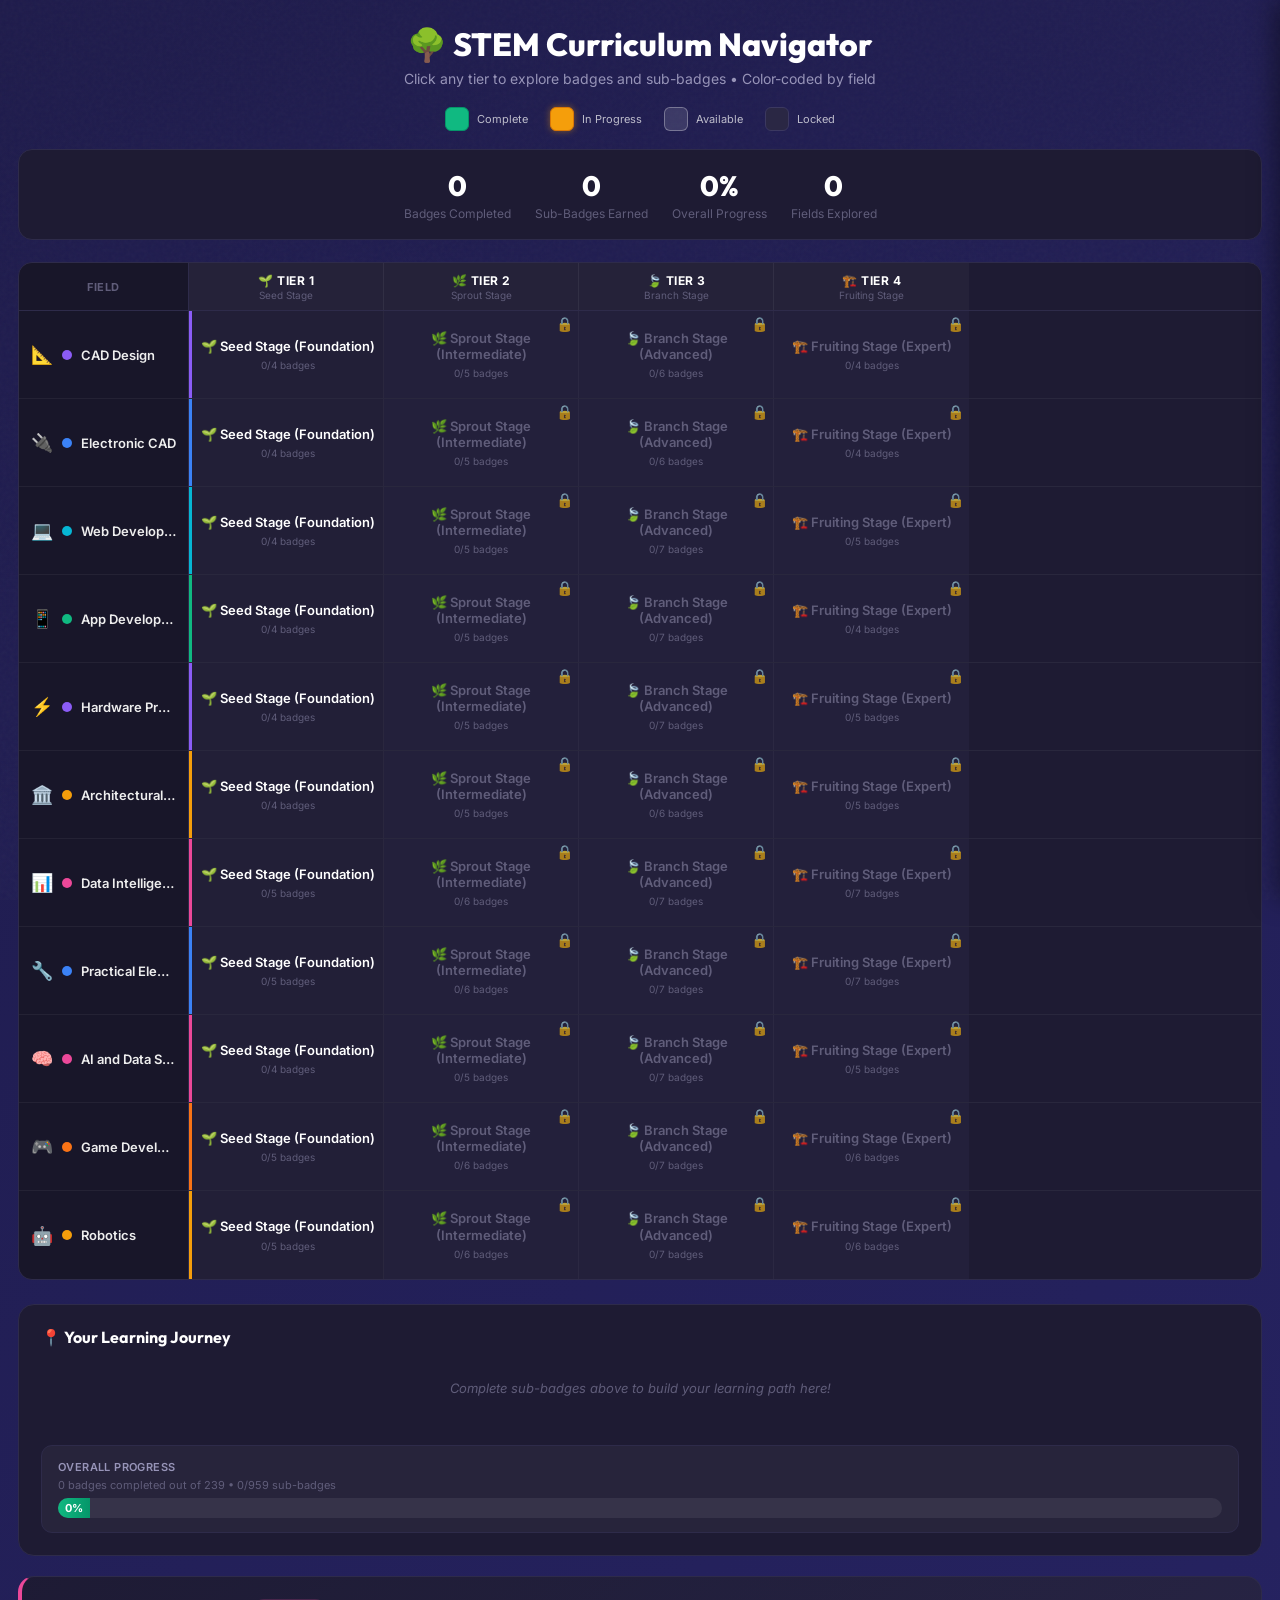
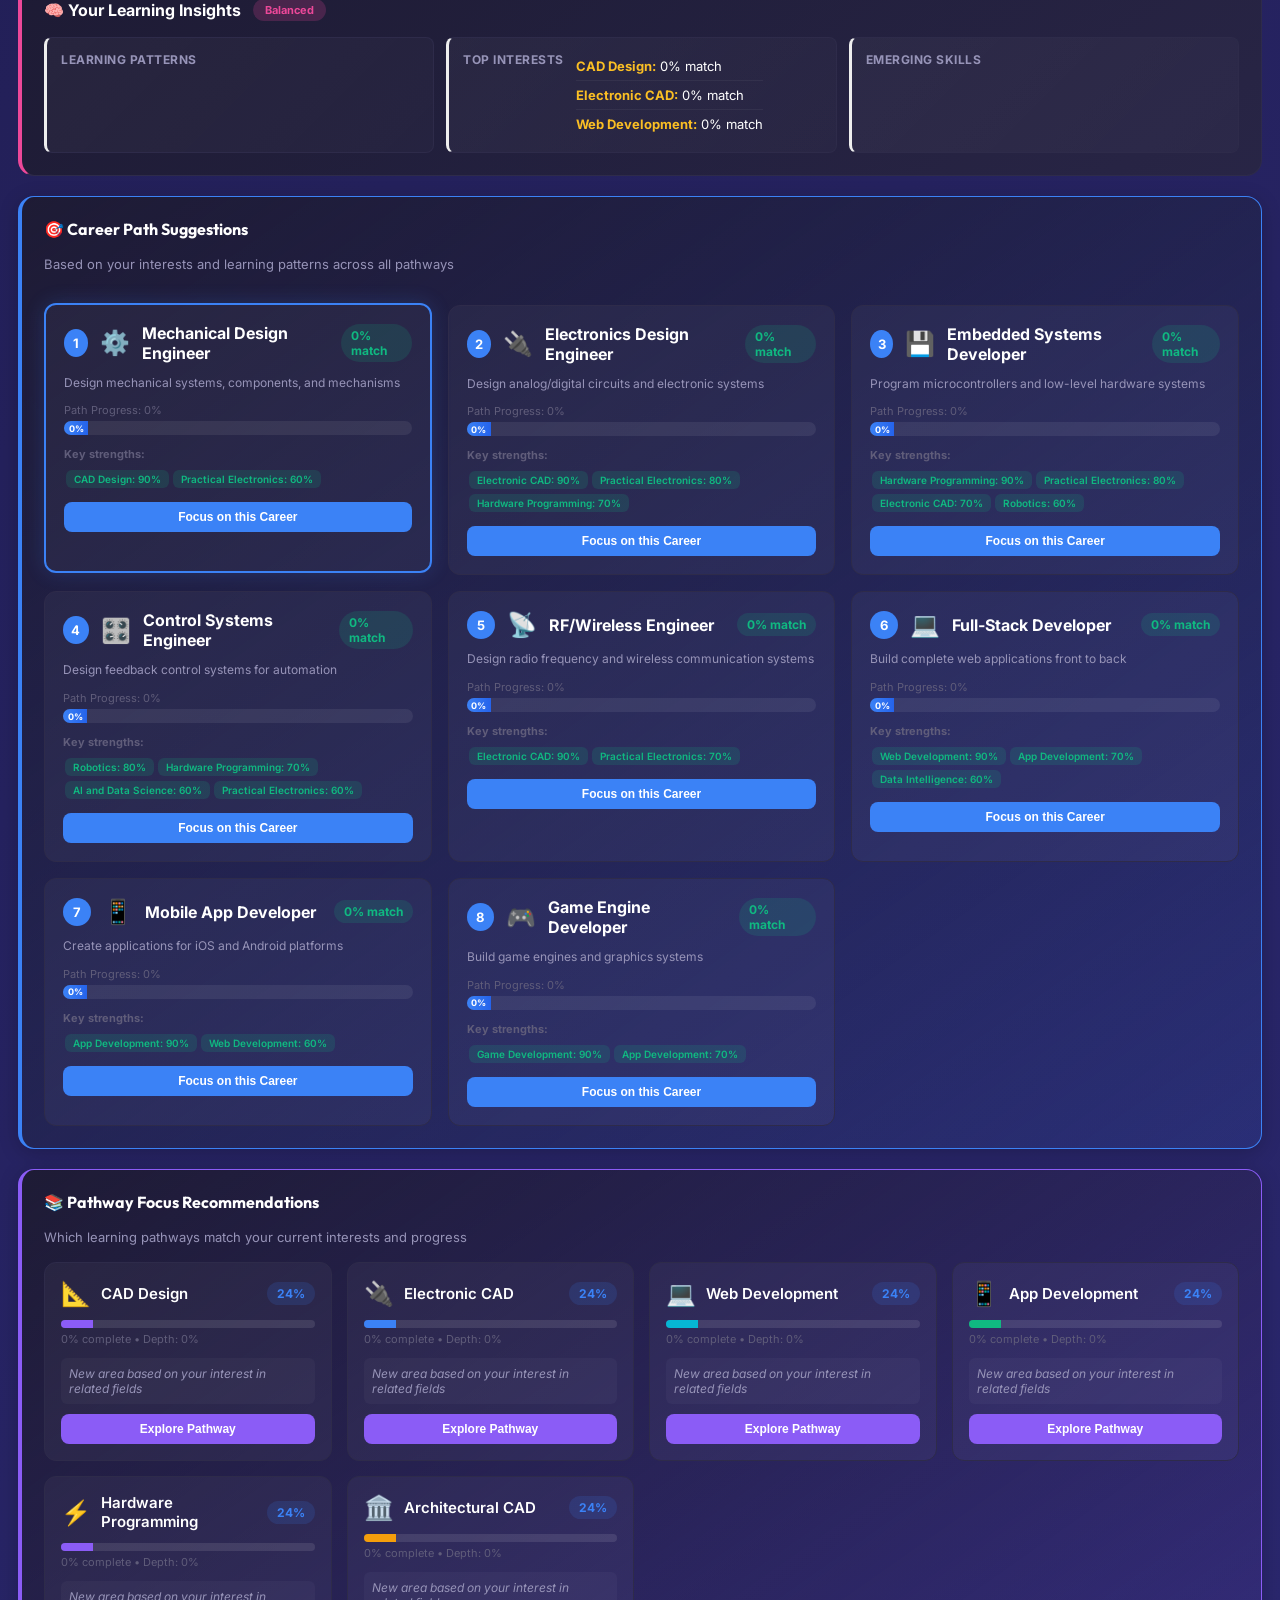
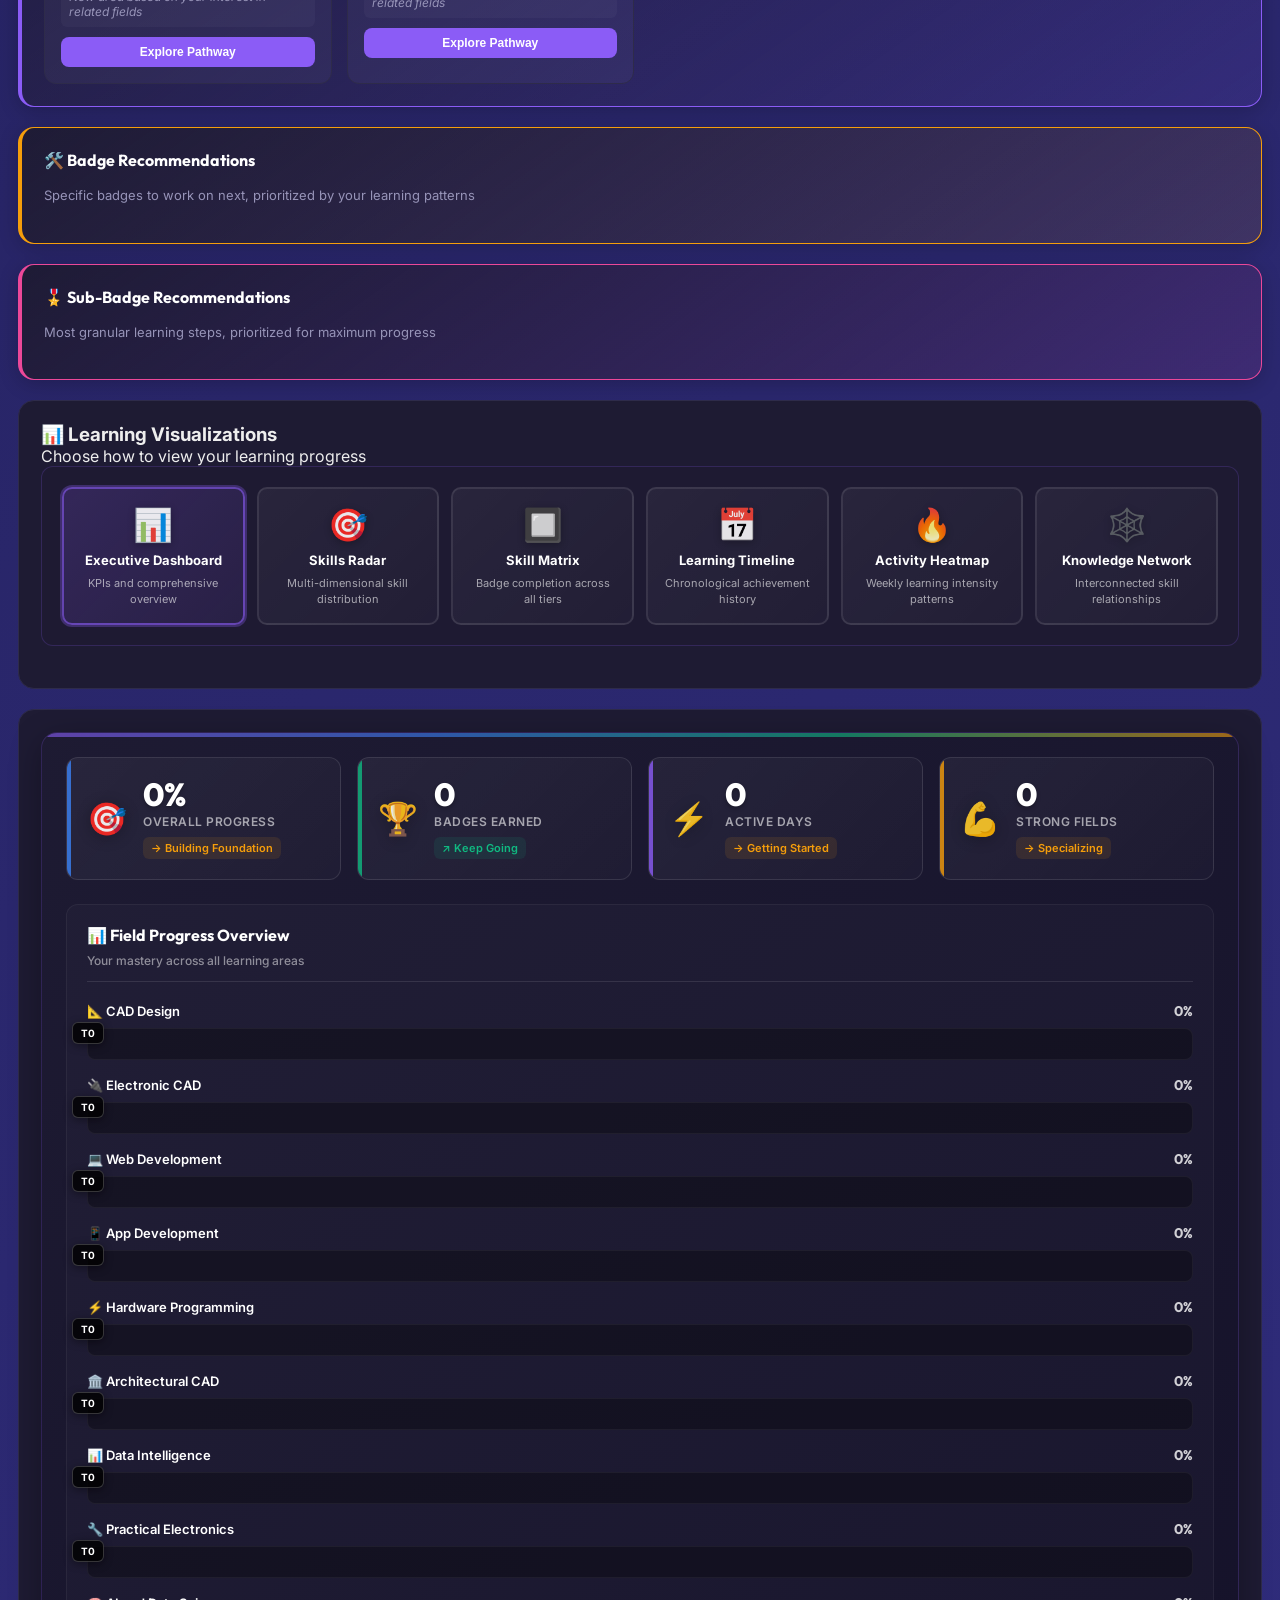
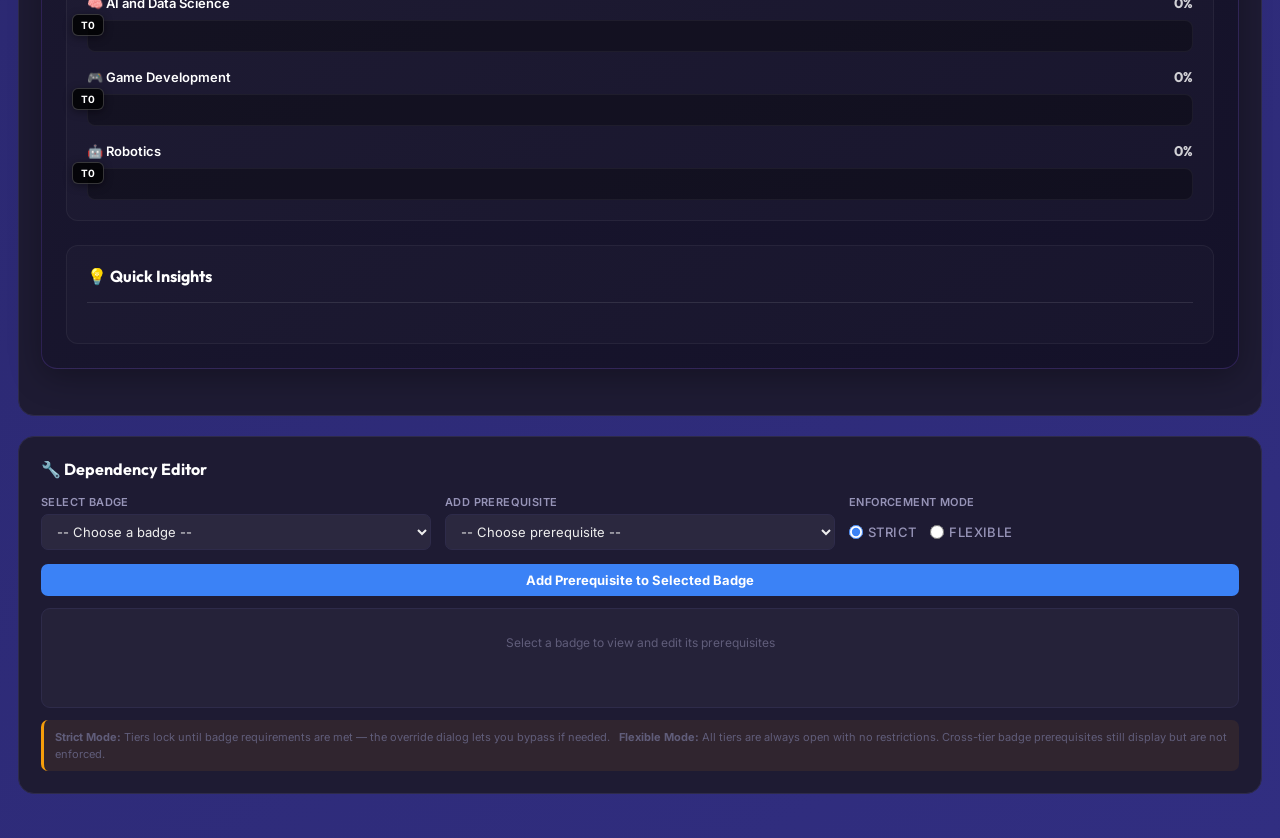
<file: index.html>
<!DOCTYPE html>
<html lang="en">

<head>
  <meta charset="UTF-8">
  <meta name="viewport" content="width=device-width, initial-scale=1.0">
  <title>STEM Curriculum Navigator</title>
  <style>
    @import url('https://fonts.googleapis.com/css2?family=Inter:wght@400;500;600;700&family=Outfit:wght@600;700;800&display=swap');

    :root {
      --electronics: #3b82f6;
      --electronics-dark: #2563eb;
      --cad: #8b5cf6;
      --cad-dark: #7c3aed;
      --robotics: #f59e0b;
      --robotics-dark: #d97706;
      --mechanical: #ef4444;
      --mechanical-dark: #dc2626;
      --ai: #ec4899;
      --ai-dark: #db2777;
      --web: #06b6d4;
      --web-dark: #0891b2;
      --game: #f97316;
      --game-dark: #ea580c;
      --appdev: #10b981;
      --appdev-dark: #059669;
      --hardware: #8b5cf6;
      --hardware-dark: #7c3aed;
      --arch: #f59e0b;
      --arch-dark: #d97706;
      --data: #ec4899;
      --data-dark: #db2777;
      --practical: #3b82f6;
      --practical-dark: #2563eb;

      --bg-start: #1e1b4b;
      --bg-end: #312e81;
      --card-bg: #1e1b33;
      --card-border: #2e2b4a;
      --text-primary: #eee;
      --text-secondary: #9794b8;
      --text-muted: #605d7a;
      --locked-bg: #2a2744;
      --locked-border: #3b3860;
      --locked-text: #605d7a;
    }

    * {
      margin: 0;
      padding: 0;
      box-sizing: border-box;
    }

    body {
      font-family: 'Inter', sans-serif;
      background: linear-gradient(145deg, var(--bg-start), var(--bg-end));
      min-height: 100vh;
      color: var(--text-primary);
      padding: 24px 18px;
    }

    body::before {
      content: '';
      position: fixed;
      inset: 0;
      pointer-events: none;
      z-index: 0;
      background-image: url("data:image/svg+xml,%3Csvg viewBox='0 0 256 256' xmlns='http://www.w3.org/2000/svg'%3E%3Cfilter id='n'%3E%3CfeTurbulence type='fractalNoise' baseFrequency='0.9' numOctaves='4' stitchTiles='stitch'/%3E%3C/filter%3E%3Crect width='100%25' height='100%25' filter='url(%23n)' opacity='0.03'/%3E%3C/svg%3E");
    }

    .container {
      position: relative;
      z-index: 1;
      max-width: 1600px;
      margin: 0 auto;
    }

    /* ─── Header ─── */
    .header {
      text-align: center;
      margin-bottom: 20px;
    }

    .header h1 {
      font-family: 'Outfit', sans-serif;
      font-size: 2rem;
      font-weight: 800;
      color: #fff;
      margin-bottom: 6px;
    }

    .header .subtitle {
      color: var(--text-secondary);
      font-size: 14px;
    }

    /* ─── Legend ─── */
    .legend {
      display: flex;
      justify-content: center;
      gap: 22px;
      flex-wrap: wrap;
      margin-bottom: 18px;
    }

    .legend-item {
      display: flex;
      align-items: center;
      gap: 7px;
      font-size: 12px;
      color: var(--text-secondary);
    }

    .legend-box {
      width: 18px;
      height: 18px;
      border-radius: 5px;
      border: 2px solid transparent;
    }

    .legend-box.earned {
      background: #10b981;
      border-color: #059669;
    }

    .legend-box.available {
      background: rgba(255, 255, 255, 0.12);
      border-color: rgba(255, 255, 255, 0.3);
    }

    .legend-box.current {
      background: #f59e0b;
      border-color: #d97706;
      box-shadow: 0 0 7px rgba(245, 158, 11, 0.45);
    }

    .legend-box.locked {
      background: var(--locked-bg);
      border-color: var(--locked-border);
    }

    /* ─── Progress Overview ─── */
    .progress-overview {
      display: flex;
      justify-content: center;
      gap: 24px;
      flex-wrap: wrap;
      background: var(--card-bg);
      border: 1px solid var(--card-border);
      border-radius: 14px;
      padding: 18px 24px;
      margin-bottom: 22px;
    }

    .stat-card {
      text-align: center;
    }

    .stat-number {
      font-family: 'Outfit', sans-serif;
      font-size: 28px;
      font-weight: 800;
      color: #fff;
    }

    .stat-label {
      color: var(--text-muted);
      font-size: 12px;
      margin-top: 3px;
    }

    /* ─── Grid wrapper ─── */
    .grid-wrapper {
      display: flex;
      border-radius: 14px;
      overflow: hidden;
      border: 1px solid var(--card-border);
      background: var(--card-bg);
      margin-bottom: 24px;
    }

    /* Sticky left labels */
    .row-labels {
      flex-shrink: 0;
      width: 170px;
      display: flex;
      flex-direction: column;
      background: rgba(0, 0, 0, 0.2);
      border-right: 1px solid var(--card-border);
      z-index: 2;
    }

    .row-labels .corner-cell {
      height: 48px;
      display: flex;
      align-items: center;
      justify-content: center;
      font-size: 11px;
      font-weight: 700;
      color: var(--text-muted);
      text-transform: uppercase;
      letter-spacing: 0.6px;
      border-bottom: 1px solid var(--card-border);
      flex-shrink: 0;
    }

    .row-label-item {
      height: 88px;
      display: flex;
      align-items: center;
      padding: 0 12px;
      gap: 9px;
      border-bottom: 1px solid rgba(255, 255, 255, 0.05);
      flex-shrink: 0;
    }

    .row-label-item:last-child {
      border-bottom: none;
    }

    .row-label-dot {
      width: 10px;
      height: 10px;
      border-radius: 50%;
      flex-shrink: 0;
    }

    .row-label-text {
      font-size: 13px;
      font-weight: 600;
      color: var(--text-primary);
      white-space: nowrap;
      overflow: hidden;
      text-overflow: ellipsis;
    }

    .row-label-icon {
      font-size: 18px;
      flex-shrink: 0;
    }

    /* Scrollable area */
    .scroll-area {
      flex: 1;
      overflow-x: auto;
      overflow-y: hidden;
      -webkit-overflow-scrolling: touch;
    }

    .scroll-area::-webkit-scrollbar {
      height: 5px;
    }

    .scroll-area::-webkit-scrollbar-track {
      background: rgba(255, 255, 255, 0.04);
    }

    .scroll-area::-webkit-scrollbar-thumb {
      background: rgba(255, 255, 255, 0.15);
      border-radius: 3px;
    }

    .scroll-inner {
      display: flex;
      flex-direction: column;
      min-width: max-content;
    }

    /* Tier header row */
    .tier-header-row {
      display: flex;
      height: 48px;
      border-bottom: 1px solid var(--card-border);
      flex-shrink: 0;
    }

    .tier-header-cell {
      width: 195px;
      flex-shrink: 0;
      display: flex;
      flex-direction: column;
      align-items: center;
      justify-content: center;
      gap: 1px;
      border-right: 1px solid rgba(255, 255, 255, 0.06);
      background: rgba(255, 255, 255, 0.03);
    }

    .tier-header-cell:last-child {
      border-right: none;
    }

    .tier-header-cell .tier-h-name {
      font-size: 12px;
      font-weight: 700;
      color: #fff;
      text-transform: uppercase;
      letter-spacing: 0.5px;
    }

    .tier-header-cell .tier-h-sub {
      font-size: 10px;
      color: var(--text-muted);
    }

    /* Field row */
    .field-row {
      display: flex;
      height: 88px;
      border-bottom: 1px solid rgba(255, 255, 255, 0.05);
      flex-shrink: 0;
    }

    .field-row:last-child {
      border-bottom: none;
    }

    /* Tier cell */
    .tier-cell {
      width: 195px;
      flex-shrink: 0;
      display: flex;
      flex-direction: column;
      align-items: center;
      justify-content: center;
      gap: 3px;
      padding: 10px 8px;
      border-right: 1px solid rgba(255, 255, 255, 0.04);
      position: relative;
      cursor: pointer;
      transition: background 0.2s, transform 0.15s;
    }

    .tier-cell:last-child {
      border-right: none;
    }

    .tier-cell:hover {
      background: rgba(255, 255, 255, 0.07);
      transform: scale(1.03);
      z-index: 1;
    }

    .tier-cell .tc-name {
      font-size: 13px;
      font-weight: 600;
      color: #fff;
      text-align: center;
      line-height: 1.25;
    }

    .tier-cell .tc-progress {
      font-size: 10px;
      color: var(--text-muted);
      margin-top: 2px;
    }

    .tier-cell .tc-lock {
      position: absolute;
      top: 4px;
      right: 5px;
      font-size: 14px;
      opacity: 0.7;
    }

    /* Status colours */
    .tier-cell.status-locked {
      background: rgba(40, 38, 68, 0.5);
      cursor: not-allowed;
    }

    .tier-cell.status-locked:hover {
      transform: none;
      background: rgba(40, 38, 68, 0.5);
    }

    .tier-cell.status-locked .tc-name {
      color: var(--locked-text);
    }

    .tier-cell.status-locked .tc-progress {
      color: var(--locked-text);
    }

    .tier-cell.status-available {
      background: rgba(255, 255, 255, 0.02);
    }

    .tier-cell.status-in-progress {
      background: rgba(16, 185, 129, 0.1);
      border-left: 3px solid #10b981;
    }

    .tier-cell.status-complete {
      background: rgba(16, 185, 129, 0.18);
      border-left: 3px solid #10b981;
    }

    .tier-cell.status-complete .tc-name {
      color: #6ee7b7;
    }

    /* Field accent left-border per field */
    .tier-cell.cad-design {
      border-left: 3px solid var(--cad);
    }

    .tier-cell.electronic-cad {
      border-left: 3px solid var(--electronics);
    }

    .tier-cell.web-development {
      border-left: 3px solid var(--web);
    }

    .tier-cell.app-development {
      border-left: 3px solid var(--appdev);
    }

    .tier-cell.hardware-programming {
      border-left: 3px solid var(--hardware);
    }

    .tier-cell.architectural-cad {
      border-left: 3px solid var(--arch);
    }

    .tier-cell.data-intelligence {
      border-left: 3px solid var(--data);
    }

    .tier-cell.practical-electronics {
      border-left: 3px solid var(--practical);
    }

    .tier-cell.ai-data-science {
      border-left: 3px solid var(--ai);
    }

    .tier-cell.game-development {
      border-left: 3px solid var(--game);
    }

    .tier-cell.robotics {
      border-left: 3px solid var(--robotics);
    }

    /* Override status-in/complete border when locked */
    .tier-cell.status-locked {
      border-left: none !important;
    }

    /* ─── Section Panels ─── */
    .section-panel {
      background: var(--card-bg);
      border: 1px solid var(--card-border);
      border-radius: 16px;
      padding: 22px;
      margin-bottom: 20px;
    }

    .section-panel h2 {
      font-family: 'Outfit', sans-serif;
      font-size: 16px;
      font-weight: 700;
      color: #fff;
      margin-bottom: 16px;
      display: flex;
      align-items: center;
      gap: 9px;
    }

    /* ─── Learning Journey ─── */
    .path-timeline {
      display: flex;
      align-items: center;
      gap: 8px;
      flex-wrap: wrap;
      min-height: 50px;
    }

    .path-badge {
      display: flex;
      flex-direction: column;
      align-items: center;
      gap: 2px;
      padding: 8px 11px;
      border-radius: 9px;
      border: 2px solid;
      position: relative;
      color: #fff;
      min-width: 90px;
      max-width: 130px;
    }

    .path-badge-number {
      position: absolute;
      top: -8px;
      left: -8px;
      background: rgba(0, 0, 0, 0.75);
      color: #fff;
      border-radius: 50%;
      width: 19px;
      height: 19px;
      display: flex;
      align-items: center;
      justify-content: center;
      font-size: 10px;
      font-weight: 700;
    }

    .path-badge-field {
      font-size: 8px;
      font-weight: 700;
      text-transform: uppercase;
      letter-spacing: 0.5px;
      opacity: 0.75;
    }

    .path-badge-name {
      font-size: 10px;
      font-weight: 600;
      text-align: center;
      line-height: 1.25;
    }

    .path-arrow {
      color: var(--text-muted);
      font-size: 16px;
      font-weight: 700;
    }

    .empty-path {
      color: var(--text-muted);
      font-style: italic;
      font-size: 13px;
      padding: 12px 0;
      width: 100%;
      text-align: center;
    }

    /* ─── Metrics ─── */
    .metrics-row {
      display: grid;
      grid-template-columns: repeat(auto-fit, minmax(130px, 1fr));
      gap: 10px;
      margin-top: 16px;
    }

    .metric-card {
      border-radius: 11px;
      padding: 14px 10px;
      text-align: center;
      border: 2px solid;
      color: #fff;
    }

    .metric-card h3 {
      font-size: 10px;
      font-weight: 700;
      text-transform: uppercase;
      letter-spacing: 0.5px;
      opacity: 0.8;
      margin-bottom: 4px;
    }

    .metric-value {
      font-family: 'Outfit', sans-serif;
      font-size: 24px;
      font-weight: 800;
    }

    .metric-label {
      font-size: 9px;
      opacity: 0.65;
      margin-top: 2px;
    }

    .diversity-score {
      background: linear-gradient(135deg, #667eea, #764ba2);
      border-color: #667eea;
    }

    /* ─── Overall Progress Bar ─── */
    .overall-progress {
      margin-top: 16px;
      padding: 14px 16px;
      background: rgba(255, 255, 255, 0.04);
      border-radius: 11px;
      border: 1px solid var(--card-border);
    }

    .overall-progress h3 {
      color: var(--text-secondary);
      font-size: 11px;
      font-weight: 600;
      text-transform: uppercase;
      letter-spacing: 0.4px;
      margin-bottom: 4px;
    }

    .overall-progress .stats-text {
      color: var(--text-muted);
      font-size: 11px;
      margin-bottom: 6px;
    }

    .progress-bar {
      width: 100%;
      height: 20px;
      background: rgba(255, 255, 255, 0.07);
      border-radius: 10px;
      overflow: hidden;
    }

    .progress-fill {
      height: 100%;
      background: linear-gradient(90deg, #10b981, #059669);
      transition: width 0.5s cubic-bezier(.4, 0, .2, 1);
      display: flex;
      align-items: center;
      justify-content: center;
      color: #fff;
      font-weight: 700;
      font-size: 11px;
      min-width: 32px;
    }

    /* ─── Career Paths ─── */
    .career-paths-grid {
      display: grid;
      grid-template-columns: repeat(auto-fill, minmax(280px, 1fr));
      gap: 12px;
    }

    .career-path-card {
      background: rgba(255, 255, 255, 0.04);
      border-radius: 12px;
      padding: 16px;
      border: 1px solid var(--card-border);
      transition: all 0.25s ease;
    }

    .career-path-card:hover {
      transform: translateY(-2px);
      border-color: rgba(255, 255, 255, 0.15);
      box-shadow: 0 6px 18px rgba(0, 0, 0, 0.2);
    }

    .career-path-card.completed {
      border-color: #10b981;
      background: rgba(16, 185, 129, 0.08);
    }

    .career-path-card.in-progress {
      border-color: var(--robotics);
    }

    .cp-header {
      display: flex;
      align-items: center;
      gap: 9px;
      margin-bottom: 6px;
    }

    .cp-icon {
      font-size: 22px;
    }

    .cp-title {
      font-weight: 700;
      font-size: 13px;
      color: #fff;
    }

    .cp-desc {
      color: var(--text-muted);
      font-size: 11px;
      margin-bottom: 10px;
      line-height: 1.4;
    }

    .cp-progress-bar {
      width: 100%;
      height: 14px;
      background: rgba(255, 255, 255, 0.07);
      border-radius: 7px;
      overflow: hidden;
      margin-bottom: 8px;
    }

    .cp-progress-fill {
      height: 100%;
      background: linear-gradient(90deg, var(--electronics), var(--electronics-dark));
      transition: width 0.45s cubic-bezier(.4, 0, .2, 1);
      display: flex;
      align-items: center;
      justify-content: center;
      color: #fff;
      font-weight: 700;
      font-size: 9px;
      min-width: 24px;
    }

    .career-path-card.completed .cp-progress-fill {
      background: linear-gradient(90deg, #10b981, #059669);
    }

    .cp-badges-list {
      display: flex;
      flex-wrap: wrap;
      gap: 4px;
    }

    .cp-chip {
      display: inline-flex;
      align-items: center;
      gap: 3px;
      padding: 2px 7px;
      border-radius: 8px;
      font-size: 9px;
      font-weight: 600;
      border: 1px solid;
    }

    .cp-chip.earned {
      background: rgba(16, 185, 129, 0.15);
      border-color: #10b981;
      color: #6ee7b7;
    }

    .cp-chip.not-earned {
      background: rgba(255, 255, 255, 0.04);
      border-color: var(--card-border);
      color: var(--text-muted);
    }

    .cp-next {
      margin-top: 8px;
      padding: 6px 9px;
      border-radius: 7px;
      background: rgba(245, 158, 11, 0.1);
      border: 1px solid rgba(245, 158, 11, 0.25);
      font-size: 10px;
      color: #fcd34d;
      font-weight: 600;
    }

    .cp-next span {
      color: var(--text-secondary);
      font-weight: 400;
    }

    .completion-badge {
      display: inline-flex;
      align-items: center;
      gap: 5px;
      padding: 4px 10px;
      background: linear-gradient(135deg, #10b981, #059669);
      color: #fff;
      border-radius: 14px;
      font-size: 10px;
      font-weight: 700;
      margin-top: 7px;
    }

    /* ─── Sidebar ─── */
    .sidebar {
      position: fixed;
      top: 0;
      right: -560px;
      width: 560px;
      height: 100vh;
      background: #1e1b33;
      border-left: 1px solid var(--card-border);
      box-shadow: -6px 0 24px rgba(0, 0, 0, 0.4);
      transition: right 0.3s ease;
      z-index: 1000;
      overflow-y: auto;
    }

    .sidebar.active {
      right: 0;
    }

    .sidebar-header {
      position: sticky;
      top: 0;
      padding: 20px 22px;
      display: flex;
      justify-content: space-between;
      align-items: center;
      z-index: 10;
      border-bottom: 1px solid var(--card-border);
      background: var(--card-bg);
    }

    .sidebar-title {
      font-family: 'Outfit', sans-serif;
      font-size: 18px;
      font-weight: 700;
      color: #fff;
    }

    .sidebar-subtitle {
      font-size: 12px;
      color: var(--text-secondary);
      margin-top: 3px;
    }

    .close-btn {
      background: rgba(255, 255, 255, 0.08);
      border: 1px solid var(--card-border);
      color: var(--text-secondary);
      font-size: 22px;
      width: 34px;
      height: 34px;
      border-radius: 8px;
      cursor: pointer;
      display: flex;
      align-items: center;
      justify-content: center;
      transition: all 0.2s;
    }

    .close-btn:hover {
      background: rgba(255, 255, 255, 0.14);
      color: #fff;
    }

    .sidebar-content {
      padding: 20px;
    }

    /* Badge cards in sidebar */
    .badge-card {
      background: rgba(255, 255, 255, 0.04);
      border: 1px solid var(--card-border);
      border-radius: 11px;
      padding: 16px;
      margin-bottom: 14px;
      transition: border-color 0.2s;
    }

    .badge-card.earned {
      border-color: #10b981;
      background: rgba(16, 185, 129, 0.08);
    }

    .badge-header {
      display: flex;
      justify-content: space-between;
      align-items: center;
      margin-bottom: 10px;
    }

    .badge-name {
      font-size: 15px;
      font-weight: 600;
      color: #fff;
    }

    .badge-status {
      font-size: 20px;
    }

    .badge-progress-mini {
      font-size: 11px;
      color: var(--text-muted);
      margin-top: 2px;
    }

    .sub-badges {
      margin-top: 10px;
      padding-top: 10px;
      border-top: 1px solid var(--card-border);
    }

    .sub-badge-item {
      display: flex;
      align-items: center;
      gap: 9px;
      padding: 8px 10px;
      margin: 4px 0;
      background: rgba(255, 255, 255, 0.04);
      border-radius: 7px;
      font-size: 13px;
      color: var(--text-primary);
      cursor: pointer;
      transition: background 0.15s;
    }

    .sub-badge-item:hover {
      background: rgba(255, 255, 255, 0.08);
    }

    .sub-badge-item.earned {
      background: rgba(16, 185, 129, 0.12);
      color: #6ee7b7;
    }

    .sub-badge-checkbox {
      width: 20px;
      height: 20px;
      border: 2px solid var(--card-border);
      border-radius: 4px;
      display: flex;
      align-items: center;
      justify-content: center;
      flex-shrink: 0;
      font-size: 12px;
      font-weight: 700;
      transition: all 0.15s;
    }

    .sub-badge-checkbox.checked {
      background: #10b981;
      border-color: #10b981;
      color: #fff;
    }

    /* Progress ring in badge card */
    .badge-ring-wrap {
      position: relative;
      display: inline-block;
      width: 38px;
      height: 38px;
    }

    .badge-ring-wrap svg {
      width: 38px;
      height: 38px;
    }

    .badge-ring-wrap .ring-text {
      position: absolute;
      inset: 0;
      display: flex;
      align-items: center;
      justify-content: center;
      font-size: 10px;
      font-weight: 700;
      color: #fff;
    }

    /* ─── Overlay ─── */
    .overlay {
      position: fixed;
      inset: 0;
      background: rgba(0, 0, 0, 0.5);
      opacity: 0;
      pointer-events: none;
      transition: opacity 0.3s;
      z-index: 999;
    }

    .overlay.active {
      opacity: 1;
      pointer-events: all;
    }

    /* ─── Tooltip ─── */
    .tooltip {
      position: fixed;
      background: rgba(15, 14, 30, 0.95);
      color: #eee;
      padding: 6px 10px;
      border-radius: 6px;
      font-size: 11px;
      font-weight: 500;
      z-index: 2000;
      pointer-events: none;
      white-space: nowrap;
      display: none;
      border: 1px solid var(--card-border);
      box-shadow: 0 4px 12px rgba(0, 0, 0, 0.3);
    }

    /* ─── Modal ─── */
    .modal {
      display: none;
      position: fixed;
      inset: 0;
      background: rgba(0, 0, 0, 0.6);
      z-index: 2000;
      align-items: center;
      justify-content: center;
      backdrop-filter: blur(4px);
    }

    .modal.show {
      display: flex;
    }

    .modal-content {
      background: #1e1b33;
      border: 1px solid var(--card-border);
      padding: 24px;
      border-radius: 14px;
      max-width: 440px;
      width: 90%;
      box-shadow: 0 20px 50px rgba(0, 0, 0, 0.45);
      animation: modalIn 0.2s cubic-bezier(.4, 0, .2, 1);
    }

    @keyframes modalIn {
      from {
        transform: translateY(10px);
        opacity: 0
      }

      to {
        transform: translateY(0);
        opacity: 1
      }
    }

    .modal-header {
      display: flex;
      align-items: center;
      gap: 10px;
      margin-bottom: 14px;
    }

    .modal-icon {
      font-size: 24px;
    }

    .modal-title {
      font-family: 'Outfit', sans-serif;
      font-size: 17px;
      font-weight: 700;
      color: #fff;
    }

    .modal-body {
      color: var(--text-secondary);
      line-height: 1.55;
      font-size: 13px;
      margin-bottom: 18px;
    }

    .missing-prereqs {
      background: rgba(245, 158, 11, 0.1);
      padding: 12px;
      border-radius: 8px;
      border-left: 3px solid var(--robotics);
      margin: 12px 0;
    }

    .missing-prereqs-title {
      font-weight: 700;
      color: #fcd34d;
      margin-bottom: 6px;
      font-size: 11px;
      text-transform: uppercase;
      letter-spacing: 0.4px;
    }

    .missing-prereqs-list {
      list-style: none;
      padding: 0;
    }

    .missing-prereqs-list li {
      padding: 3px 0;
      color: #fbbf24;
      font-size: 12px;
    }

    .modal-buttons {
      display: flex;
      gap: 8px;
      justify-content: flex-end;
    }

    .btn-cancel {
      background: rgba(255, 255, 255, 0.08);
      color: var(--text-secondary);
      border: 1px solid var(--card-border);
      padding: 7px 16px;
      border-radius: 7px;
      font-weight: 600;
      font-size: 13px;
      cursor: pointer;
      font-family: 'Inter', sans-serif;
      transition: background 0.2s;
    }

    .btn-cancel:hover {
      background: rgba(255, 255, 255, 0.13);
    }

    .btn-override {
      background: var(--robotics);
      color: #fff;
      border: none;
      padding: 7px 16px;
      border-radius: 7px;
      font-weight: 700;
      font-size: 13px;
      cursor: pointer;
      font-family: 'Inter', sans-serif;
      transition: background 0.2s;
    }

    .btn-override:hover {
      background: var(--robotics-dark);
    }

    /* ─── Dependency Editor ─── */
    .editor-controls {
      display: grid;
      grid-template-columns: 1fr 1fr 1fr;
      gap: 14px;
      margin-bottom: 14px;
    }

    .control-group {
      display: flex;
      flex-direction: column;
      gap: 5px;
    }

    .control-group label {
      font-weight: 600;
      color: var(--text-secondary);
      font-size: 11px;
      text-transform: uppercase;
      letter-spacing: 0.4px;
    }

    .control-group select {
      padding: 8px 11px;
      border: 1px solid var(--card-border);
      border-radius: 7px;
      font-size: 13px;
      background: rgba(255, 255, 255, 0.06);
      color: var(--text-primary);
      cursor: pointer;
      outline: none;
      transition: border-color 0.2s;
      font-family: 'Inter', sans-serif;
    }

    .control-group select:focus {
      border-color: var(--electronics);
    }

    .control-group select option {
      background: #1e1b33;
      color: #eee;
    }

    .enforcement-mode {
      display: flex;
      gap: 14px;
      align-items: center;
      height: 36px;
    }

    .radio-option {
      display: flex;
      align-items: center;
      gap: 5px;
      cursor: pointer;
    }

    .radio-option input[type="radio"] {
      accent-color: var(--electronics);
      cursor: pointer;
      width: 14px;
      height: 14px;
    }

    .radio-option label {
      cursor: pointer;
      font-size: 13px;
      color: var(--text-secondary);
      font-weight: 500;
    }

    .btn-primary {
      display: block;
      width: 100%;
      padding: 8px 16px;
      border: none;
      border-radius: 7px;
      background: var(--electronics);
      color: #fff;
      font-weight: 700;
      font-size: 13px;
      cursor: pointer;
      font-family: 'Inter', sans-serif;
      transition: background 0.2s;
      margin-top: 8px;
    }

    .btn-primary:hover {
      background: var(--electronics-dark);
    }

    .dependency-list {
      background: rgba(255, 255, 255, 0.03);
      border: 1px solid var(--card-border);
      border-radius: 9px;
      padding: 12px;
      min-height: 100px;
      margin-top: 12px;
    }

    .dependency-list>p {
      color: var(--text-muted);
      font-size: 12px;
      text-align: center;
      padding: 14px 0;
    }

    .dependency-item {
      display: flex;
      align-items: center;
      justify-content: space-between;
      padding: 7px 9px;
      background: rgba(255, 255, 255, 0.05);
      border-radius: 6px;
      margin-bottom: 5px;
      border: 1px solid var(--card-border);
    }

    .dependency-item:last-child {
      margin-bottom: 0;
    }

    .dependency-item-name {
      font-size: 13px;
      color: var(--text-primary);
      font-weight: 500;
    }

    .dependency-item-remove {
      background: rgba(239, 68, 68, 0.2);
      color: #f87171;
      border: 1px solid rgba(239, 68, 68, 0.3);
      padding: 2px 8px;
      border-radius: 5px;
      cursor: pointer;
      font-size: 11px;
      font-weight: 600;
      transition: background 0.2s;
      font-family: 'Inter', sans-serif;
    }

    .dependency-item-remove:hover {
      background: rgba(239, 68, 68, 0.35);
    }

    .editor-note {
      color: var(--text-muted);
      font-size: 11px;
      margin-top: 12px;
      padding: 9px 11px;
      background: rgba(245, 158, 11, 0.08);
      border-radius: 7px;
      border-left: 3px solid var(--robotics);
      line-height: 1.5;
    }

    @media(max-width:768px) {
      .sidebar {
        width: 100%;
        right: -100%;
      }

      .row-labels {
        width: 140px;
      }

      .tier-cell,
      .tier-header-cell {
        width: 155px;
      }

      .editor-controls {
        grid-template-columns: 1fr;
      }
    }

    /* Enhanced Recommendation Styles */
    .recommendation-level {
      background: linear-gradient(145deg, rgba(30, 27, 51, 0.95), rgba(40, 38, 68, 0.95));
      border-radius: 16px;
      padding: 22px;
      margin-bottom: 20px;
      border-left: 4px solid;
      box-shadow: 0 4px 20px rgba(0, 0, 0, 0.2);
    }

    .recommendation-level[data-level="career"] {
      border-color: var(--electronics);
      background: linear-gradient(145deg, rgba(30, 27, 51, 0.95), rgba(59, 130, 246, 0.1));
    }

    .recommendation-level[data-level="pathway"] {
      border-color: var(--cad);
      background: linear-gradient(145deg, rgba(30, 27, 51, 0.95), rgba(139, 92, 246, 0.1));
    }

    .recommendation-level[data-level="badge"] {
      border-color: var(--robotics);
      background: linear-gradient(145deg, rgba(30, 27, 51, 0.95), rgba(245, 158, 11, 0.1));
    }

    .recommendation-level[data-level="subBadge"] {
      border-color: var(--ai);
      background: linear-gradient(145deg, rgba(30, 27, 51, 0.95), rgba(236, 72, 153, 0.1));
    }

    .rec-description {
      color: var(--text-secondary);
      font-size: 13px;
      margin-bottom: 15px;
      line-height: 1.5;
    }

    /* Career Recommendations Grid */
    .career-recommendations-grid {
      display: grid;
      grid-template-columns: repeat(auto-fill, minmax(300px, 1fr));
      gap: 16px;
      margin-top: 15px;
    }

    .career-recommendation-card {
      background: rgba(255, 255, 255, 0.04);
      border: 1px solid var(--card-border);
      border-radius: 12px;
      padding: 18px;
      transition: all 0.3s ease;
      position: relative;
    }

    .career-recommendation-card.top-match {
      border: 2px solid var(--electronics);
      box-shadow: 0 0 20px rgba(59, 130, 246, 0.2);
      transform: translateY(-2px);
    }

    .career-recommendation-card:hover {
      transform: translateY(-3px);
      box-shadow: 0 8px 25px rgba(0, 0, 0, 0.3);
    }

    .rec-header {
      display: flex;
      align-items: center;
      gap: 12px;
      margin-bottom: 12px;
    }

    .rec-rank {
      background: var(--electronics);
      color: white;
      width: 28px;
      height: 28px;
      border-radius: 50%;
      display: flex;
      align-items: center;
      justify-content: center;
      font-weight: 700;
      font-size: 13px;
    }

    .rec-icon {
      font-size: 24px;
    }

    .rec-title {
      font-weight: 700;
      font-size: 16px;
      color: #fff;
      flex-grow: 1;
    }

    .rec-match {
      font-size: 12px;
      font-weight: 700;
      color: #10b981;
      background: rgba(16, 185, 129, 0.15);
      padding: 4px 10px;
      border-radius: 20px;
    }

    .rec-desc {
      color: var(--text-secondary);
      font-size: 12px;
      line-height: 1.4;
      margin-bottom: 12px;
    }

    .rec-progress {
      margin: 12px 0;
    }

    .rec-progress-label {
      font-size: 11px;
      color: var(--text-muted);
      margin-bottom: 4px;
    }

    .rec-key-badges {
      margin: 12px 0;
    }

    .rec-key-badges strong {
      font-size: 11px;
      color: var(--text-muted);
      display: block;
      margin-bottom: 6px;
    }

    .key-badge {
      display: inline-block;
      padding: 3px 8px;
      margin: 2px;
      background: rgba(59, 130, 246, 0.15);
      color: var(--electronics);
      border-radius: 6px;
      font-size: 10px;
      font-weight: 600;
    }

    .key-badge.has {
      background: rgba(16, 185, 129, 0.15);
      color: #10b981;
    }

    .rec-next {
      background: rgba(245, 158, 11, 0.1);
      border: 1px solid rgba(245, 158, 11, 0.2);
      border-radius: 8px;
      padding: 8px 12px;
      margin: 10px 0;
      font-size: 11px;
    }

    .rec-next strong {
      color: #fcd34d;
    }

    .rec-action {
      margin-top: 12px;
    }

    .btn-focus {
      width: 100%;
      padding: 8px 12px;
      background: var(--electronics);
      color: white;
      border: none;
      border-radius: 8px;
      font-weight: 600;
      font-size: 12px;
      cursor: pointer;
      transition: background 0.2s;
    }

    .btn-focus:hover {
      background: var(--electronics-dark);
    }

    /* Pathway Recommendations */
    .pathway-recommendations-grid {
      display: grid;
      grid-template-columns: repeat(auto-fill, minmax(280px, 1fr));
      gap: 15px;
    }

    .pathway-recommendation-card {
      background: rgba(255, 255, 255, 0.04);
      border: 1px solid var(--card-border);
      border-radius: 12px;
      padding: 16px;
      transition: transform 0.2s;
    }

    .pathway-recommendation-card:hover {
      transform: translateY(-2px);
      border-color: var(--cad);
    }

    .pathway-recommendation-card.priority-high {
      border-color: var(--electronics);
      background: rgba(59, 130, 246, 0.08);
    }

    .pathway-recommendation-card.priority-medium {
      border-color: var(--robotics);
      background: rgba(245, 158, 11, 0.08);
    }

    .pathway-header {
      display: flex;
      align-items: center;
      gap: 10px;
      margin-bottom: 12px;
    }

    .pathway-icon {
      font-size: 24px;
    }

    .pathway-name {
      font-weight: 600;
      font-size: 15px;
      color: #fff;
      flex-grow: 1;
    }

    .pathway-score {
      font-size: 12px;
      font-weight: 700;
      color: var(--electronics);
      background: rgba(59, 130, 246, 0.15);
      padding: 4px 10px;
      border-radius: 20px;
    }

    .pathway-progress {
      margin: 12px 0;
    }

    .pathway-progress .progress-bar {
      height: 8px;
      background: rgba(255, 255, 255, 0.1);
      border-radius: 4px;
      overflow: hidden;
    }

    .pathway-progress .progress-text {
      font-size: 11px;
      color: var(--text-muted);
      margin-top: 4px;
    }

    .pathway-advice {
      font-size: 12px;
      color: var(--text-secondary);
      font-style: italic;
      margin: 10px 0;
      padding: 8px;
      background: rgba(255, 255, 255, 0.03);
      border-radius: 6px;
    }

    .btn-explore {
      width: 100%;
      padding: 8px;
      background: var(--cad);
      color: white;
      border: none;
      border-radius: 8px;
      font-weight: 600;
      font-size: 12px;
      cursor: pointer;
      transition: background 0.2s;
    }

    .btn-explore:hover {
      background: var(--cad-dark);
    }

    /* Badge Recommendations */
    .badge-recommendations-list {
      display: flex;
      flex-direction: column;
      gap: 12px;
    }

    .badge-recommendation-item {
      background: rgba(255, 255, 255, 0.04);
      border: 1px solid var(--card-border);
      border-radius: 10px;
      padding: 16px;
      transition: all 0.2s;
    }

    .badge-recommendation-item:hover {
      border-color: var(--robotics);
      background: rgba(245, 158, 11, 0.05);
    }

    .badge-recommendation-item.type-continue {
      border-left: 4px solid #10b981;
    }

    .badge-recommendation-item.type-ready {
      border-left: 4px solid var(--electronics);
    }

    .badge-recommendation-item.type-cross-disciplinary {
      border-left: 4px solid var(--cad);
    }

    .badge-recommendation-item.type-prereq-ready {
      border-left: 4px solid var(--ai);
      animation: pulse 2s infinite;
    }

    @keyframes pulse {
      0% {
        box-shadow: 0 0 0 0 rgba(236, 72, 153, 0.4);
      }

      70% {
        box-shadow: 0 0 0 6px rgba(236, 72, 153, 0);
      }

      100% {
        box-shadow: 0 0 0 0 rgba(236, 72, 153, 0);
      }
    }

    .badge-rec-header {
      display: flex;
      align-items: center;
      gap: 12px;
      margin-bottom: 12px;
    }

    .badge-rec-rank {
      background: var(--robotics);
      color: white;
      width: 24px;
      height: 24px;
      border-radius: 50%;
      display: flex;
      align-items: center;
      justify-content: center;
      font-weight: 700;
      font-size: 11px;
    }

    .badge-rec-icon {
      font-size: 20px;
    }

    .badge-rec-info {
      flex-grow: 1;
    }

    .badge-rec-title {
      font-weight: 600;
      font-size: 14px;
      color: #fff;
      margin-bottom: 2px;
    }

    .badge-rec-context {
      font-size: 11px;
      color: var(--text-muted);
    }

    .badge-rec-score {
      font-size: 12px;
      font-weight: 700;
      color: var(--robotics);
      background: rgba(245, 158, 11, 0.15);
      padding: 4px 10px;
      border-radius: 20px;
    }

    .badge-rec-progress {
      margin: 10px 0;
    }

    .badge-rec-progress .progress-bar {
      height: 6px;
      background: rgba(255, 255, 255, 0.1);
      border-radius: 3px;
      overflow: hidden;
    }

    .badge-rec-progress .progress-text {
      font-size: 10px;
      color: var(--text-muted);
      margin-top: 4px;
    }

    .badge-rec-reason {
      font-size: 12px;
      color: var(--text-secondary);
      line-height: 1.4;
      margin: 8px 0;
    }

    .badge-rec-reason strong {
      color: #fbbf24;
    }

    .badge-rec-action {
      margin-top: 10px;
    }

    .btn-small {
      padding: 6px 12px;
      background: rgba(59, 130, 246, 0.2);
      color: var(--electronics);
      border: 1px solid var(--electronics);
      border-radius: 6px;
      font-weight: 600;
      font-size: 11px;
      cursor: pointer;
      transition: all 0.2s;
    }

    .btn-small:hover {
      background: var(--electronics);
      color: white;
    }

    .btn-earn {
      background: rgba(16, 185, 129, 0.2);
      color: #10b981;
      border: 1px solid #10b981;
    }

    .btn-earn:hover {
      background: #10b981;
      color: white;
    }

    /* Sub-Badge Recommendations */
    .subbadge-recommendations-list {
      display: flex;
      flex-direction: column;
      gap: 12px;
    }

    .subbadge-recommendation-item {
      background: rgba(255, 255, 255, 0.04);
      border: 1px solid var(--card-border);
      border-radius: 10px;
      padding: 16px;
      transition: all 0.2s;
    }

    .subbadge-recommendation-item:hover {
      border-color: var(--ai);
      background: rgba(236, 72, 153, 0.05);
    }

    .subbadge-recommendation-item.type-complete-badge {
      border-left: 4px solid #10b981;
    }

    .subbadge-recommendation-item.type-start-new {
      border-left: 4px solid var(--electronics);
    }

    .subbadge-recommendation-item.type-career-foundation {
      border-left: 4px solid var(--cad);
    }

    .subbadge-rec-header {
      display: flex;
      align-items: center;
      gap: 12px;
      margin-bottom: 12px;
    }

    .subbadge-rec-rank {
      background: var(--ai);
      color: white;
      width: 24px;
      height: 24px;
      border-radius: 50%;
      display: flex;
      align-items: center;
      justify-content: center;
      font-weight: 700;
      font-size: 11px;
    }

    .subbadge-rec-icon {
      font-size: 20px;
    }

    .subbadge-rec-info {
      flex-grow: 1;
    }

    .subbadge-rec-title {
      font-weight: 600;
      font-size: 14px;
      color: #fff;
      margin-bottom: 2px;
    }

    .subbadge-rec-context {
      font-size: 11px;
      color: var(--text-muted);
    }

    .subbadge-rec-score {
      font-size: 12px;
      font-weight: 700;
      color: var(--ai);
      background: rgba(236, 72, 153, 0.15);
      padding: 4px 10px;
      border-radius: 20px;
    }

    .subbadge-rec-reason {
      font-size: 12px;
      color: var(--text-secondary);
      line-height: 1.4;
      margin: 8px 0;
    }

    .subbadge-rec-reason strong {
      color: #ec4899;
    }

    .subbadge-rec-action {
      margin-top: 10px;
    }

    /* Patterns Container */
    .patterns-container {
      display: grid;
      grid-template-columns: repeat(auto-fill, minmax(200px, 1fr));
      gap: 12px;
      margin: 15px 0;
    }

    .pattern-card {
      background: rgba(255, 255, 255, 0.04);
      border: 1px solid var(--card-border);
      border-radius: 10px;
      padding: 14px;
    }

    .pattern-card h3 {
      font-size: 13px;
      font-weight: 700;
      color: #fff;
      margin-bottom: 6px;
    }

    .pattern-card p {
      font-size: 11px;
      color: var(--text-secondary);
      line-height: 1.4;
      margin-bottom: 8px;
    }

    .pattern-confidence {
      background: rgba(255, 255, 255, 0.05);
      border-radius: 6px;
      padding: 6px;
      overflow: hidden;
      position: relative;
    }

    .confidence-bar {
      position: absolute;
      top: 0;
      left: 0;
      height: 100%;
      background: rgba(59, 130, 246, 0.3);
      transition: width 1s ease;
    }

    .pattern-confidence span {
      position: relative;
      z-index: 1;
      font-size: 10px;
      color: var(--text-muted);
      padding-left: 8px;
    }

    /* Insights Panel */
    .insights-panel {
      background: linear-gradient(145deg, rgba(30, 27, 51, 0.95), rgba(40, 38, 68, 0.95));
      border-radius: 16px;
      padding: 22px;
      margin-bottom: 20px;
      border-left: 4px solid var(--ai);
    }

    .insights-header {
      display: flex;
      align-items: center;
      gap: 12px;
      margin-bottom: 16px;
    }

    .insights-title {
      font-weight: 700;
      font-size: 16px;
      color: #fff;
    }

    .learning-style-badge {
      background: rgba(236, 72, 153, 0.2);
      color: var(--ai);
      padding: 4px 12px;
      border-radius: 20px;
      font-size: 11px;
      font-weight: 700;
    }

    .insights-grid {
      display: grid;
      grid-template-columns: repeat(auto-fit, minmax(200px, 1fr));
      gap: 16px;
    }

    .insight-card {
      background: rgba(255, 255, 255, 0.04);
      border: 1px solid var(--card-border);
      border-radius: 10px;
      padding: 16px;
    }

    .insight-card h4 {
      font-size: 12px;
      font-weight: 700;
      color: var(--text-secondary);
      margin-bottom: 8px;
      text-transform: uppercase;
      letter-spacing: 0.5px;
    }

    .insight-list {
      list-style: none;
      padding: 0;
    }

    .insight-list li {
      padding: 6px 0;
      border-bottom: 1px solid rgba(255, 255, 255, 0.05);
      font-size: 13px;
      color: #fff;
    }

    .insight-list li:last-child {
      border-bottom: none;
    }

    .insight-list li strong {
      color: #fbbf24;
    }
  </style>
  <link rel="stylesheet" href="visualization-styles.css">
</head>

<body>

  <div class="container">
    <div class="header">
      <h1>🌳 STEM Curriculum Navigator</h1>
      <p class="subtitle">Click any tier to explore badges and sub-badges • Color-coded by field</p>
    </div>

    <div class="legend">
      <div class="legend-item">
        <div class="legend-box earned"></div><span>Complete</span>
      </div>
      <div class="legend-item">
        <div class="legend-box current"></div><span>In Progress</span>
      </div>
      <div class="legend-item">
        <div class="legend-box available"></div><span>Available</span>
      </div>
      <div class="legend-item">
        <div class="legend-box locked"></div><span>Locked</span>
      </div>
    </div>

    <div class="progress-overview">
      <div class="stat-card">
        <div class="stat-number" id="statBadges">0</div>
        <div class="stat-label">Badges Completed</div>
      </div>
      <div class="stat-card">
        <div class="stat-number" id="statSub">0</div>
        <div class="stat-label">Sub-Badges Earned</div>
      </div>
      <div class="stat-card">
        <div class="stat-number" id="statPct">0%</div>
        <div class="stat-label">Overall Progress</div>
      </div>
      <div class="stat-card">
        <div class="stat-number" id="statFields">0</div>
        <div class="stat-label">Fields Explored</div>
      </div>
    </div>

    <!-- Grid -->
    <div class="grid-wrapper">
      <div class="row-labels" id="rowLabels"></div>
      <div class="scroll-area">
        <div class="scroll-inner" id="scrollInner"></div>
      </div>
    </div>

    <!-- Learning Journey -->
    <div class="section-panel">
      <h2>📍 Your Learning Journey</h2>
      <div class="path-timeline" id="pathTimeline">
        <div class="empty-path">Complete sub-badges above to build your learning path here!</div>
      </div>
      <div class="metrics-row" id="metricsRow"></div>
      <div class="overall-progress">
        <h3>Overall Progress</h3>
        <div class="stats-text" id="statsText">0 badges completed out of 0</div>
        <div class="progress-bar">
          <div class="progress-fill" id="progressFill" style="width:0%">0%</div>
        </div>
      </div>
    </div>

    <!-- Career Paths -->
    <div class="section-panel insights-panel" id="insightsPanel">
      <div class="insights-header">
        <div class="insights-title">🧠 Your Learning Insights</div>
        <div class="learning-style-badge" id="learningStyle">Analyzing...</div>
      </div>
      <div class="insights-grid" id="insightsGrid">
        <div class="insight-card">
          <h4>Learning Patterns</h4>
          <ul class="insight-list" id="patternsList"></ul>
        </div>
        <div class="insight-card">
          <h4>Top Interests</h4>
          <ul class="insight-list" id="interestsList"></ul>
        </div>
        <div class="insight-card">
          <h4>Emerging Skills</h4>
          <ul class="insight-list" id="emergingList"></ul>
        </div>
      </div>
    </div>

    <!-- Multi-Level Recommendations -->
    <div id="multiLevelRecommendations">
      <!-- Dynamic content will be inserted here -->
    </div>

    <!-- Visualization Selector -->
    <div class="section-panel viz-selector-container">
      <div class="viz-selector-header">
        <h3>📊 Learning Visualizations</h3>
        <div class="viz-selector-subtitle">Choose how to view your learning progress</div>
      </div>
      <div class="viz-selector-grid" id="vizOptions">
        <div class="viz-loading">
          <div class="viz-loading-spinner"></div>
          <div class="viz-loading-text">Loading visualizations...</div>
        </div>
      </div>
    </div>

    <!-- Main Visualization Display -->
    <div class="section-panel" id="visualizationContainer">
      <div id="currentViz">
        <div class="viz-loading">
          <div class="viz-loading-spinner"></div>
          <div class="viz-loading-text">Preparing visualization...</div>
        </div>
      </div>
    </div>


    <!-- Dependency Editor -->
    <div class="section-panel">
      <h2>🔧 Dependency Editor</h2>
      <div class="editor-controls">
        <div class="control-group">
          <label>Select Badge</label>
          <select id="edBadgeSelect" onchange="edLoadDeps()">
            <option value="">-- Choose a badge --</option>
          </select>
        </div>
        <div class="control-group">
          <label>Add Prerequisite</label>
          <select id="edPrereqSelect">
            <option value="">-- Choose prerequisite --</option>
          </select>
        </div>
        <div class="control-group">
          <label>Enforcement Mode</label>
          <div class="enforcement-mode">
            <div class="radio-option">
              <input type="radio" id="strictMode" name="enforcement" value="strict" checked
                onchange="edUpdateEnforcement()">
              <label for="strictMode">Strict</label>
            </div>
            <div class="radio-option">
              <input type="radio" id="flexibleMode" name="enforcement" value="flexible"
                onchange="edUpdateEnforcement()">
              <label for="flexibleMode">Flexible</label>
            </div>
          </div>
        </div>
      </div>
      <button class="btn-primary" onclick="edAddPrereq()">Add Prerequisite to Selected Badge</button>
      <div class="dependency-list" id="edDepList">
        <p>Select a badge to view and edit its prerequisites</p>
      </div>
      <p class="editor-note">
        <strong>Strict Mode:</strong> Tiers lock until badge requirements are met — the override dialog lets you bypass
        if needed.&nbsp;&nbsp;
        <strong>Flexible Mode:</strong> All tiers are always open with no restrictions. Cross-tier badge prerequisites
        still display but are not enforced.
      </p>
    </div>
  </div>

  <!-- Overlay -->
  <div class="overlay" id="overlay" onclick="closeSidebar()"></div>

  <!-- Sidebar -->
  <div class="sidebar" id="sidebar">
    <div class="sidebar-header">
      <div>
        <div class="sidebar-title" id="sidebarTitle"></div>
        <div class="sidebar-subtitle" id="sidebarSub"></div>
      </div>
      <button class="close-btn" onclick="closeSidebar()">×</button>
    </div>
    <div class="sidebar-content" id="sidebarContent"></div>
  </div>

  <!-- Tooltip -->
  <div class="tooltip" id="tooltip"></div>

  <!-- Override Modal -->
  <div class="modal" id="modal">
    <div class="modal-content">
      <div class="modal-header">
        <div class="modal-icon">⚠️</div>
        <div class="modal-title">Tier Locked</div>
      </div>
      <div class="modal-body" id="modalBody"></div>
      <div class="modal-buttons">
        <button class="btn-cancel" onclick="closeModal()">Cancel</button>
        <button class="btn-override" onclick="overrideAndOpen()">Open Anyway</button>
      </div>
    </div>
  </div>

  <script src="curriculum-data.js"></script>
  <script src="recommendation-engine.js"></script>
  <script src="visualization-engine.js"></script>
  <script>
    // ═══════════════════════════════════════════════════════════════════
    // CURRICULUM DATA - Use external data from curriculum-data.js
    // ═══════════════════════════════════════════════════════════════════
    const CURRICULUM_DATA = window.CURRICULUM_DATA;

    // ═══════════════════════════════════════════════════════════════════ 
    // FIELD CONFIG
    // ═══════════════════════════════════════════════════════════════════
    const FIELD_CONFIG = {
      'CAD Design': { cls: 'cad-design', color: 'var(--cad)', icon: '📐' },
      'Electronic CAD': { cls: 'electronic-cad', color: 'var(--electronics)', icon: '🔌' },
      'Web Development': { cls: 'web-development', color: 'var(--web)', icon: '💻' },
      'App Development': { cls: 'app-development', color: 'var(--appdev)', icon: '📱' },
      'Hardware Programming': { cls: 'hardware-programming', color: 'var(--hardware)', icon: '⚡' },
      'Architectural CAD': { cls: 'architectural-cad', color: 'var(--arch)', icon: '🏛️' },
      'Data Intelligence': { cls: 'data-intelligence', color: 'var(--data)', icon: '📊' },
      'Practical Electronics': { cls: 'practical-electronics', color: 'var(--practical)', icon: '🔧' },
      'AI and Data Science': { cls: 'ai-data-science', color: 'var(--ai)', icon: '🧠' },
      'Game Development': { cls: 'game-development', color: 'var(--game)', icon: '🎮' },
      'Robotics': { cls: 'robotics', color: 'var(--robotics)', icon: '🤖' }
    };

    const TIER_NAMES = ['Seed Stage', 'Sprout Stage', 'Branch Stage', 'Fruiting Stage'];
    const TIER_ICONS = ['🌱', '🌿', '🍃', '🏗️'];
    // badges needed in previous tier to unlock next: tier1→always open, tier2 needs 2, tier3 needs 3, tier4 needs 4
    const TIER_UNLOCK = [0, 2, 3, 4];

    const CAREER_PATHS = {};

    // Helper functions needed by recommendation engine
    function getCurrentTierInField(field) {
      for (let tier = 3; tier >= 0; tier--) {
        const completed = getTierCompleted(field, tier);
        const total = getTierTotalBadges(field, tier);
        if (completed > 0 || (tier === 0 && hasAnyBadges(field))) {
          return tier;
        }
      }
      return -1;
    }

    function highlightCareerBadges(badges) {
      // Implementation for highlighting badges related to a career
      console.log('Highlighting career badges:', badges);
    }

    function highlightFieldInGrid(field) {
      // Implementation for highlighting a field in the grid
      console.log('Highlighting field:', field);
    }

    function openBadgeDetails(field, tier, badgeIdx) {
      openSidebar(field, tier);
    }

    // ═══════════════════════════════════════════════════════════════════
    // STATE
    // ═══════════════════════════════════════════════════════════════════
    // userProgress[field].tiers[tierIdx][badgeIdx] = [subIdx, ...]
    let userProgress = {};
    // Ordered log of fully-completed badges for the learning journey timeline
    let journeyLog = [];
    // Pending modal state
    let pendingOpen = null;

    function initProgress() {
      Object.keys(CURRICULUM_DATA).forEach(f => {
        if (!userProgress[f]) userProgress[f] = { tiers: [{}, {}, {}, {}] };
      });
    }

    // ═══════════════════════════════════════════════════════════════════
    // HELPERS
    // ═══════════════════════════════════════════════════════════════════
    function getBadgeProgress(field, tier, badgeIdx) {
      const badge = CURRICULUM_DATA[field][tier].badges[badgeIdx];
      const earned = (userProgress[field].tiers[tier][badgeIdx] || []).length;
      const total = badge.subBadges.length;
      return { earned, total, pct: total ? Math.round(earned / total * 100) : 0 };
    }

    function isBadgeComplete(field, tier, badgeIdx) {
      return getBadgeProgress(field, tier, badgeIdx).pct === 100;
    }

    function getTierCompleted(field, tier) {
      return CURRICULUM_DATA[field][tier].badges.filter((_, i) => isBadgeComplete(field, tier, i)).length;
    }

    function isTierUnlocked(field, tier) {
      if (tier === 0) return true;
      return getTierCompleted(field, tier - 1) >= TIER_UNLOCK[tier];
    }

    function getTierTotalBadges(field, tier) {
      return CURRICULUM_DATA[field][tier].badges.length;
    }

    // ═══════════════════════════════════════════════════════════════════
    // RENDER GRID
    // ═══════════════════════════════════════════════════════════════════
    function renderGrid() {
      const labels = document.getElementById('rowLabels');
      const scroll = document.getElementById('scrollInner');
      labels.innerHTML = ''; scroll.innerHTML = '';

      const fields = Object.keys(CURRICULUM_DATA);

      // Corner
      const corner = document.createElement('div');
      corner.className = 'corner-cell'; corner.textContent = 'Field';
      labels.appendChild(corner);

      // Tier headers
      const hRow = document.createElement('div');
      hRow.className = 'tier-header-row';
      for (let t = 0; t < 4; t++) {
        const h = document.createElement('div');
        h.className = 'tier-header-cell';
        h.innerHTML = `<div class="tier-h-name">${TIER_ICONS[t]} Tier ${t + 1}</div><div class="tier-h-sub">${TIER_NAMES[t]}</div>`;
        hRow.appendChild(h);
      }
      scroll.appendChild(hRow);

      // One row per field
      fields.forEach(field => {
        const cfg = FIELD_CONFIG[field];

        // Label
        const lbl = document.createElement('div');
        lbl.className = 'row-label-item';
        lbl.innerHTML = `<div class="row-label-icon">${cfg.icon}</div><div class="row-label-dot" style="background:${cfg.color}"></div><div class="row-label-text">${field}</div>`;
        labels.appendChild(lbl);

        // Row
        const row = document.createElement('div');
        row.className = 'field-row';

        for (let t = 0; t < 4; t++) {
          const unlocked = isTierUnlockedEnforced(field, t);
          const completed = getTierCompleted(field, t);
          const total = getTierTotalBadges(field, t);
          const hasAny = completed > 0;
          const allDone = completed === total;

          let status = 'available';
          if (!unlocked) status = 'locked';
          else if (allDone) status = 'complete';
          else if (hasAny) status = 'in-progress';

          const cell = document.createElement('div');
          cell.className = `tier-cell ${cfg.cls} status-${status}`;

          cell.innerHTML = `
        <div class="tc-name">${CURRICULUM_DATA[field][t].tierName}</div>
        <div class="tc-progress">${completed}/${total} badges</div>
        ${!unlocked ? '<div class="tc-lock">🔒</div>' : ''}
      `;

          cell.addEventListener('click', () => handleTierClick(field, t));

          // Tooltip on locked
          if (!unlocked) {
            cell.addEventListener('mouseenter', e => {
              showTooltip(e, `Needs ${TIER_UNLOCK[t]} badges in ${TIER_NAMES[t - 1]}`);
            });
            cell.addEventListener('mouseleave', hideTooltip);
          }

          row.appendChild(cell);
        }
        scroll.appendChild(row);
      });
    }

    // ═══════════════════════════════════════════════════════════════════
    // TIER CLICK — open or show modal
    // ═══════════════════════════════════════════════════════════════════
    function handleTierClick(field, tier) {
      if (isTierUnlockedEnforced(field, tier)) {
        openSidebar(field, tier);
      } else {
        pendingOpen = { field, tier };
        const needed = TIER_UNLOCK[tier];
        const have = getTierCompleted(field, tier - 1);
        document.getElementById('modalBody').innerHTML = `
      <p>This tier requires <strong>${needed} completed badges</strong> in the ${TIER_NAMES[tier - 1]} tier. You currently have <strong>${have}</strong>.</p>
      <div class="missing-prereqs">
        <div class="missing-prereqs-title">Requirement</div>
        <ul class="missing-prereqs-list">
          <li>• Complete ${needed - have} more badge(s) in <strong>${field} – ${TIER_NAMES[tier - 1]}</strong></li>
        </ul>
      </div>
      <p>You can override and open this tier anyway if needed.</p>
    `;
        document.getElementById('modal').classList.add('show');
      }
    }
    function closeModal() {
      document.getElementById('modal').classList.remove('show');
      pendingOpen = null;
    }
    function overrideAndOpen() {
      if (pendingOpen) openSidebar(pendingOpen.field, pendingOpen.tier);
      closeModal();
    }

    // ═══════════════════════════════════════════════════════════════════
    // SIDEBAR
    // ═══════════════════════════════════════════════════════════════════
    function openSidebar(field, tier) {
      document.getElementById('sidebarTitle').textContent = `${FIELD_CONFIG[field].icon} ${field}`;
      document.getElementById('sidebarSub').textContent = CURRICULUM_DATA[field][tier].tierName;

      const content = document.getElementById('sidebarContent');
      content.innerHTML = '';

      CURRICULUM_DATA[field][tier].badges.forEach((badge, bIdx) => {
        const prog = getBadgeProgress(field, tier, bIdx);
        const done = prog.pct === 100;

        const card = document.createElement('div');
        card.className = `badge-card ${done ? 'earned' : ''}`;

        // Progress ring SVG
        const R = 14, C = 2 * Math.PI * R;
        const offset = C - (prog.pct / 100) * C;

        card.innerHTML = `
      <div class="badge-header">
        <div>
          <div class="badge-name">${badge.name}</div>
          <div class="badge-progress-mini">${prog.earned}/${prog.total} sub-badges</div>
          ${(function () {
            const key = badgeKey(field, tier, bIdx);
            const reqs = badgeDeps[key] || [];
            if (!reqs.length) return '';
            const allMet = reqs.every(rk => { const p = parseKey(rk); return isBadgeComplete(p.field, p.tier, p.badge); });
            return `<div style="margin-top:4px;display:flex;flex-wrap:wrap;gap:3px">
              ${reqs.map(rk => {
              const p = parseKey(rk);
              const met = isBadgeComplete(p.field, p.tier, p.badge);
              return `<span style="font-size:9px;padding:1px 6px;border-radius:6px;font-weight:600;
                  background:${met ? 'rgba(16,185,129,0.18)' : 'rgba(245,158,11,0.15)'};
                  border:1px solid ${met ? 'rgba(16,185,129,0.4)' : 'rgba(245,158,11,0.35)'};
                  color:${met ? '#6ee7b7' : '#fcd34d'}">${met ? '✓' : '⚠'} ${badgeName(rk)}</span>`;
            }).join('')}
            </div>`;
          })()}
        </div>
        <div style="display:flex;align-items:center;gap:10px">
          <div class="badge-ring-wrap">
            <svg viewBox="0 0 38 38">
              <circle cx="19" cy="19" r="${R}" fill="none" stroke="rgba(255,255,255,0.1)" stroke-width="3.5"/>
              <circle cx="19" cy="19" r="${R}" fill="none" stroke="#10b981" stroke-width="3.5" stroke-linecap="round"
                stroke-dasharray="${C}" stroke-dashoffset="${offset}" transform="rotate(-90 19 19)"/>
            </svg>
            <div class="ring-text">${prog.pct}%</div>
          </div>
          <div class="badge-status">${done ? '✅' : '⭐'}</div>
        </div>
      </div>
      <div class="sub-badges">
        ${badge.subBadges.map((sub, sIdx) => {
            const earned = (userProgress[field].tiers[tier][bIdx] || []).includes(sIdx);
            return `<div class="sub-badge-item ${earned ? 'earned' : ''}" onclick="toggleSub('${field}',${tier},${bIdx},${sIdx})">
            <div class="sub-badge-checkbox ${earned ? 'checked' : ''}">${earned ? '✓' : ''}</div>
            <span>${sub}</span>
          </div>`;
          }).join('')}
      </div>
    `;
        content.appendChild(card);
      });

      document.getElementById('sidebar').classList.add('active');
      document.getElementById('overlay').classList.add('active');
    }

    function closeSidebar() {
      document.getElementById('sidebar').classList.remove('active');
      document.getElementById('overlay').classList.remove('active');
    }

    // ═══════════════════════════════════════════════════════════════════
    // TOGGLE SUB-BADGE
    // ═══════════════════════════════════════════════════════════════════
    function toggleSub(field, tier, bIdx, sIdx) {
      const arr = userProgress[field].tiers[tier];
      if (!arr[bIdx]) arr[bIdx] = [];

      const i = arr[bIdx].indexOf(sIdx);
      if (i > -1) {
        arr[bIdx].splice(i, 1);
        // If we uncomplete a badge, remove from journey if present
        if (!isBadgeComplete(field, tier, bIdx)) {
          journeyLog = journeyLog.filter(j => !(j.field === field && j.tier === tier && j.badge === bIdx));
        }
      } else {
        arr[bIdx].push(sIdx);
        // If badge just became complete, add to journey
        if (isBadgeComplete(field, tier, bIdx)) {
          journeyLog.push({ field, tier, badge: bIdx, name: CURRICULUM_DATA[field][tier].badges[bIdx].name });
        }
      }

      // Re-render sidebar in place (keeps it open and updates rings)
      openSidebar(field, tier);
      renderGrid();
      renderJourney();
      renderMetrics();
      renderCareerPaths();
      updateStats();
    }

    // ═══════════════════════════════════════════════════════════════════
    // LEARNING JOURNEY TIMELINE
    // ═══════════════════════════════════════════════════════════════════
    function renderJourney() {
      const tl = document.getElementById('pathTimeline');
      if (!journeyLog.length) {
        tl.innerHTML = '<div class="empty-path">Complete sub-badges above to build your learning path here!</div>';
        return;
      }
      tl.innerHTML = '';
      journeyLog.forEach((item, i) => {
        const cfg = FIELD_CONFIG[item.field];
        const badge = document.createElement('div');
        badge.className = 'path-badge';
        badge.style.background = cfg.color;
        badge.style.borderColor = cfg.color;
        badge.innerHTML = `
      <div class="path-badge-number">${i + 1}</div>
      <div class="path-badge-field">${item.field}</div>
      <div class="path-badge-name">${item.name}</div>
    `;
        tl.appendChild(badge);
        if (i < journeyLog.length - 1) {
          const arrow = document.createElement('div');
          arrow.className = 'path-arrow'; arrow.textContent = '→';
          tl.appendChild(arrow);
        }
      });
    }

    // ═══════════════════════════════════════════════════════════════════
    // PER-FIELD METRICS + DIVERSITY
    // ═══════════════════════════════════════════════════════════════════
    function renderMetrics() {
      const section = document.getElementById('metricsRow');
      if (!journeyLog.length) { section.innerHTML = ''; return; }

      const counts = {};
      Object.keys(CURRICULUM_DATA).forEach(f => counts[f] = 0);
      journeyLog.forEach(j => counts[j.field]++);

      const active = Object.values(counts).filter(c => c > 0).length;
      const diversity = Math.round(active / Object.keys(CURRICULUM_DATA).length * 100);

      section.innerHTML = '';
      Object.keys(CURRICULUM_DATA).forEach(f => {
        if (!counts[f]) return;
        const cfg = FIELD_CONFIG[f];
        const card = document.createElement('div');
        card.className = 'metric-card';
        card.style.background = cfg.color;
        card.style.borderColor = cfg.color;
        card.innerHTML = `<h3>${f}</h3><div class="metric-value">${counts[f]}</div><div class="metric-label">badges done</div>`;
        section.appendChild(card);
      });

      const div = document.createElement('div');
      div.className = 'metric-card diversity-score';
      div.innerHTML = `<h3>Path Diversity</h3><div class="metric-value">${diversity}%</div><div class="metric-label">${active} of ${Object.keys(CURRICULUM_DATA).length} fields</div>`;
      section.appendChild(div);
    }

    // ═══════════════════════════════════════════════════════════════════
    // OVERALL STATS
    // ═══════════════════════════════════════════════════════════════════
    function updateStats() {
      let totalBadges = 0, earnedBadges = 0, totalSub = 0, earnedSub = 0;
      const fieldsActive = new Set();

      Object.keys(CURRICULUM_DATA).forEach(f => {
        for (let t = 0; t < 4; t++) {
          CURRICULUM_DATA[f][t].badges.forEach((b, bIdx) => {
            totalBadges++;
            totalSub += b.subBadges.length;
            const prog = getBadgeProgress(f, t, bIdx);
            earnedSub += prog.earned;
            if (prog.pct === 100) { earnedBadges++; fieldsActive.add(f); }
          });
        }
      });

      const pct = totalSub ? Math.round(earnedSub / totalSub * 100) : 0;
      document.getElementById('statBadges').textContent = earnedBadges;
      document.getElementById('statSub').textContent = earnedSub;
      document.getElementById('statPct').textContent = pct + '%';
      document.getElementById('statFields').textContent = fieldsActive.size;
      document.getElementById('statsText').textContent = `${earnedBadges} badges completed out of ${totalBadges} • ${earnedSub}/${totalSub} sub-badges`;
      document.getElementById('progressFill').style.width = pct + '%';
      document.getElementById('progressFill').textContent = pct + '%';
    }

    // ═══════════════════════════════════════════════════════════════════
    // CAREER PATHS — WEIGHTED SCORING ALGORITHM
    // ═══════════════════════════════════════════════════════════════════
    const TIER_WEIGHT = [1, 2, 3, 4];

    function scoreCareerPath(cp) {
      let score = 0, maxScore = 0, nextBadge = null;

      // Sort badges by tier then badge index for "next" logic
      const sorted = [...cp.badges].sort((a, b) => a.tier - b.tier || a.badge - b.badge);

      cp.badges.forEach(ref => {
        const w = TIER_WEIGHT[ref.tier];
        const prog = getBadgeProgress(ref.field, ref.tier, ref.badge);
        const frac = prog.total ? prog.earned / prog.total : 0;
        score += frac * w;
        maxScore += w;
      });

      // Find next recommended badge
      for (const ref of sorted) {
        if (!isBadgeComplete(ref.field, ref.tier, ref.badge)) {
          nextBadge = {
            field: ref.field,
            tier: ref.tier,
            name: CURRICULUM_DATA[ref.field][ref.tier].badges[ref.badge].name
          };
          break;
        }
      }

      const pct = maxScore ? Math.round(score / maxScore * 100) : 0;
      return { pct, nextBadge, done: pct === 100 };
    }

    function renderCareerPaths() {
      const grid = document.getElementById('careerGrid');
      if (!grid) return; // ADD THIS CHECK
      grid.innerHTML = '<div class="empty-path">Career suggestions now in Multi-Level Recommendations above!</div>';
    }
    // ═══════════════════════════════════════════════════════════════════
    // TOOLTIP
    // ═══════════════════════════════════════════════════════════════════
    function showTooltip(e, text) {
      const t = document.getElementById('tooltip');
      t.textContent = text; t.style.display = 'block';
      t.style.left = e.clientX + 14 + 'px'; t.style.top = e.clientY + 14 + 'px';
    }
    function hideTooltip() { document.getElementById('tooltip').style.display = 'none'; }

    // ═══════════════════════════════════════════════════════════════════
    // DEPENDENCY EDITOR
    // ═══════════════════════════════════════════════════════════════════
    let enforcementMode = 'strict';

    // Default badge-level prerequisites (cross-tier links)
    // Format:  "targetField|targetTier|targetBadge" : ["reqField|reqTier|reqBadge", ...]
    const DEFAULT_BADGE_DEPS = {
      // Electronic CAD
      "Electronic CAD|1|0": ["Electronic CAD|0|0"],               // Schematic Designer ← Circuit Builder
      "Electronic CAD|1|2": ["Electronic CAD|0|0", "Electronic CAD|0|1"], // Circuit Simulator ← Circuit Builder + Component Identifier
      "Electronic CAD|2|0": ["Electronic CAD|1|2"],               // Digital Designer ← Circuit Simulator
      "Electronic CAD|2|5": ["Electronic CAD|1|2", "Electronic CAD|1|1"], // Library Maintainer ← Circuit Simulator + PCB Designer
      "Electronic CAD|3|0": ["Electronic CAD|2|0", "Electronic CAD|2|5"], // Product Architect ← Digital Designer + Library Maintainer

      // CAD Design
      "CAD Design|1|0": ["CAD Design|0|0", "CAD Design|0|1"],     // Parametric Modeler ← Sketch Master + Shape Builder
      "CAD Design|2|0": ["CAD Design|1|0", "CAD Design|1|1"],     // Manufacturing Designer ← Parametric Modeler + Assembly Designer
      "CAD Design|3|0": ["CAD Design|2|0"],                       // Systems Architect ← Manufacturing Designer

      // Robotics
      "Robotics|1|0": ["Robotics|0|0", "Robotics|0|3"],          // Build Autonomous Robots ← Make Robots Move + Program Basic Behaviors
      "Robotics|1|1": ["Electronic CAD|0|0"],                     // Control with Microcontrollers ← Circuit Builder
      "Robotics|2|0": ["Robotics|1|0", "Robotics|1|3"],          // Navigate Autonomously ← Build Autonomous Robots + Integrate Multiple Sensors
      "Robotics|2|1": ["Robotics|1|3"],                           // Implement Computer Vision ← Integrate Multiple Sensors
      "Robotics|3|0": ["Robotics|2|0", "Robotics|2|3"],          // Architect Complete Robotic Systems ← Navigate Autonomously + Design Advanced Control

      // Practical Electronics
      "Practical Electronics|1|0": ["Practical Electronics|0|0"], // Analog Designer ← Circuit Builder
      "Practical Electronics|2|0": ["Practical Electronics|1|2"], // PCB Designer ← Microcontroller Programmer
      "Practical Electronics|3|0": ["Practical Electronics|2|0", "Practical Electronics|2|6"], // Systems Architect ← PCB Designer + Firmware Developer

      // AI and Data Science
      "AI and Data Science|1|4": ["AI and Data Science|0|2"],    // Model Evaluator ← Pattern Finder
      "AI and Data Science|2|0": ["AI and Data Science|1|4"],    // Computer Vision ← Model Evaluator
      "AI and Data Science|2|2": ["AI and Data Science|2|0"],    // Time Series ← Computer Vision
      "AI and Data Science|3|0": ["AI and Data Science|2|2"],    // AI Researcher ← Time Series

      // Web Development
      "Web Development|1|1": ["Web Development|0|2"],            // Interactive Developer ← Content Publisher
      "Web Development|2|0": ["Web Development|1|1", "Web Development|1|3"], // Frontend Framework ← Interactive Developer + API Integrator
      "Web Development|3|0": ["Web Development|2|0", "Web Development|2|1"], // Fullstack Architect ← Frontend Framework + Backend Developer

      // Game Development
      "Game Development|1|2": ["Game Development|0|0", "Game Development|0|2"], // Program Game Logic ← Make Games Move + Build Game Rules
      "Game Development|2|0": ["Game Development|1|2", "Game Development|1|3"], // Develop Complex Mechanics ← Program Game Logic + Design Physics Systems
      "Game Development|3|0": ["Game Development|2|0", "Game Development|2|2"]  // Architect Complete Games ← Develop Complex Mechanics + Build AI Behavior
    };

    let badgeDeps = JSON.parse(JSON.stringify(DEFAULT_BADGE_DEPS));

    // ── Key helper ──
    function badgeKey(field, tier, badge) { return `${field}|${tier}|${badge}`; }
    function parseKey(key) {
      const parts = key.split('|');
      return { field: parts[0], tier: Number(parts[1]), badge: Number(parts[2]) };
    }
    function badgeName(key) {
      const { field, tier, badge } = parseKey(key);
      return CURRICULUM_DATA[field][tier].badges[badge].name;
    }
    function badgeLabel(key) {
      const { field, tier, badge } = parseKey(key);
      return `${CURRICULUM_DATA[field][tier].badges[badge].name} (${field} T${tier + 1})`;
    }

    // ── Check badge-level prereqs (used by grid tooltip) ──
    function areBadgeDepsMetFor(key) {
      const reqs = badgeDeps[key] || [];
      return reqs.every(rk => {
        const { field, tier, badge } = parseKey(rk);
        return isBadgeComplete(field, tier, badge);
      });
    }

    // ── Enforcement-aware tier unlock ──
    function isTierUnlockedEnforced(field, tier) {
      if (enforcementMode === 'flexible') return true;
      return isTierUnlocked(field, tier);
    }

    // ── Populate both dropdowns with every badge in the curriculum ──
    function edPopulateDropdowns() {
      const bs = document.getElementById('edBadgeSelect');
      const ps = document.getElementById('edPrereqSelect');
      bs.innerHTML = '<option value="">-- Choose a badge --</option>';
      ps.innerHTML = '<option value="">-- Choose prerequisite --</option>';

      Object.keys(CURRICULUM_DATA).forEach(field => {
        // Optgroup per field
        const bGrp = document.createElement('optgroup');
        bGrp.label = field;
        const pGrp = document.createElement('optgroup');
        pGrp.label = field;

        CURRICULUM_DATA[field].forEach((tier, tIdx) => {
          tier.badges.forEach((badge, bIdx) => {
            const key = badgeKey(field, tIdx, bIdx);
            const txt = `[T${tIdx + 1}] ${badge.name}`;
            const bOpt = document.createElement('option');
            bOpt.value = key; bOpt.textContent = txt;
            bGrp.appendChild(bOpt);
            const pOpt = document.createElement('option');
            pOpt.value = key; pOpt.textContent = txt;
            pGrp.appendChild(pOpt);
          });
        });
        bs.appendChild(bGrp);
        ps.appendChild(pGrp);
      });
    }

    // ── Load current prereqs for the selected badge ──
    function edLoadDeps() {
      const key = document.getElementById('edBadgeSelect').value;
      const list = document.getElementById('edDepList');
      if (!key) { list.innerHTML = '<p>Select a badge to view and edit its prerequisites</p>'; return; }

      const prereqs = badgeDeps[key] || [];
      if (!prereqs.length) { list.innerHTML = '<p>No prerequisites set for this badge</p>'; return; }

      list.innerHTML = '';
      prereqs.forEach(pk => {
        const item = document.createElement('div');
        item.className = 'dependency-item';
        item.innerHTML = `
      <span class="dependency-item-name">${badgeLabel(pk)}</span>
      <button class="dependency-item-remove" onclick="edRemovePrereq('${key}','${pk}')">Remove</button>
    `;
        list.appendChild(item);
      });
    }

    // ── Add a prerequisite ──
    function edAddPrereq() {
      const badgeId = document.getElementById('edBadgeSelect').value;
      const prereqId = document.getElementById('edPrereqSelect').value;

      if (!badgeId) { alert('Please select a badge first'); return; }
      if (!prereqId) { alert('Please select a prerequisite to add'); return; }
      if (badgeId === prereqId) { alert('A badge cannot be its own prerequisite'); return; }

      // Simple cycle guard
      function wouldCycle(target, candidate) {
        const reqs = badgeDeps[candidate] || [];
        return reqs.some(r => r === target || wouldCycle(target, r));
      }
      if (wouldCycle(prereqId, badgeId)) { alert('This would create a circular dependency'); return; }

      if (!badgeDeps[badgeId]) badgeDeps[badgeId] = [];
      if (badgeDeps[badgeId].includes(prereqId)) { alert('This prerequisite is already added'); return; }

      badgeDeps[badgeId].push(prereqId);
      edLoadDeps();
      renderGrid();
    }

    // ── Remove a prerequisite ──
    function edRemovePrereq(badgeId, prereqId) {
      if (badgeDeps[badgeId]) {
        badgeDeps[badgeId] = badgeDeps[badgeId].filter(id => id !== prereqId);
        if (!badgeDeps[badgeId].length) delete badgeDeps[badgeId];
      }
      edLoadDeps();
      renderGrid();
    }

    // ── Toggle enforcement mode ──
    function edUpdateEnforcement() {
      enforcementMode = document.querySelector('input[name="enforcement"]:checked').value;
      renderGrid();
    }

    // ═══════════════════════════════════════════════════════════════════
    // INTEGRATE RECOMMENDATION ENGINE
    // ═══════════════════════════════════════════════════════════════════

    function renderAllRecommendations() {
      if (!window.recommendationEngine) {
        console.log('Recommendation engine not loaded');
        return;
      }

      // Get insights
      const insights = window.recommendationEngine.getPersonalizedInsights();

      // Update insights panel
      document.getElementById('learningStyle').textContent = insights.learningStyle;

      // Update patterns
      const patternsList = document.getElementById('patternsList');
      patternsList.innerHTML = insights.patterns.map(p =>
        `<li><strong>${p.type}:</strong> ${p.recommendation}</li>`
      ).join('');

      // Update interests
      const interestsList = document.getElementById('interestsList');
      interestsList.innerHTML = insights.topFields.map(f =>
        `<li><strong>${f.field}:</strong> ${f.score}% match</li>`
      ).join('');

      // Update emerging skills
      const emergingList = document.getElementById('emergingList');
      emergingList.innerHTML = insights.emergingInterests.map(f =>
        `<li><strong>${f.field}:</strong> Emerging interest (${f.score}%)</li>`
      ).join('');

      // Get all recommendations
      const allRecs = window.recommendationEngine.getAllRecommendations();
      const container = document.getElementById('multiLevelRecommendations');
      container.innerHTML = '';

      // Render each level
      Object.values(allRecs).forEach(recData => {
        const section = createRecommendationSection(recData);
        container.appendChild(section);
      });
    }

    function createRecommendationSection(recData) {
      const section = document.createElement('div');
      section.className = 'section-panel recommendation-level';
      section.setAttribute('data-level', recData.level);

      let content = `
    <h2>${recData.title}</h2>
    <p class="rec-description">${recData.description}</p>
  `;

      // Add patterns for career level
      if (recData.level === 'career' && recData.patterns) {
        content += `
      <div class="patterns-container">
        ${recData.patterns.map(pattern => `
          <div class="pattern-card">
            <h3>${pattern.type}</h3>
            <p>${pattern.description}</p>
            <div class="pattern-confidence">
              <div class="confidence-bar" style="width:${pattern.confidence * 100}%"></div>
              <span>${Math.round(pattern.confidence * 100)}% confidence</span>
            </div>
          </div>
        `).join('')}
      </div>
    `;
      }

      // Add content based on level
      switch (recData.level) {
        case 'career':
          content += renderCareerRecommendations(recData);
          break;
        case 'pathway':
          content += renderPathwayRecommendations(recData);
          break;
        case 'badge':
          content += renderBadgeRecommendations(recData);
          break;
        case 'subBadge':
          content += renderSubBadgeRecommendations(recData);
          break;
      }

      section.innerHTML = content;
      return section;
    }

    // Render functions (similar to what's in the engine file)
    function renderCareerRecommendations(recData) {
      return `
    <div class="career-recommendations-grid">
      ${recData.recommendations.map((career, index) => {
        const pathScore = scoreCareerPath(CAREER_PATHS[career.name] || { badges: [] });
        return `
          <div class="career-recommendation-card ${index === 0 ? 'top-match' : ''}">
            <div class="rec-header">
              <div class="rec-rank">${index + 1}</div>
              <div class="rec-icon">${career.profile.icon}</div>
              <div class="rec-title">${career.name}</div>
              <div class="rec-match">${Math.round(career.score)}% match</div>
            </div>
            <div class="rec-desc">${career.profile.description}</div>
            
            <div class="rec-progress">
              <div class="rec-progress-label">Path Progress: ${pathScore.pct}%</div>
              <div class="cp-progress-bar"><div class="cp-progress-fill" style="width:${pathScore.pct}%">${pathScore.pct}%</div></div>
            </div>
            
            <div class="rec-key-badges">
              <strong>Key strengths:</strong>
              ${Object.keys(career.profile.weights)
            .filter(field => career.profile.weights[field] > 0.5)
            .map(field => `<span class="key-badge has">${field}: ${Math.round(career.profile.weights[field] * 100)}%</span>`)
            .join('')}
            </div>
            
            ${pathScore.nextBadge ? `
              <div class="rec-next">
                <strong>Next step:</strong> ${pathScore.nextBadge.name}
                <span>(${pathScore.nextBadge.field} – Tier ${pathScore.nextBadge.tier + 1})</span>
              </div>
            ` : ''}
            
            <div class="rec-action">
              <button class="btn-focus" onclick="focusOnCareer('${career.name}')">
                Focus on this Career
              </button>
            </div>
          </div>
        `;
      }).join('')}
    </div>
  `;
    }

    function renderPathwayRecommendations(recData) {
      return `
    <div class="pathway-recommendations-grid">
      ${recData.recommendations.map((pathway, index) => {
        const cfg = FIELD_CONFIG[pathway.name] || { icon: '📚', color: '#666' };
        return `
          <div class="pathway-recommendation-card priority-${pathway.priority}">
            <div class="pathway-header">
              <div class="pathway-icon">${pathway.icon}</div>
              <div class="pathway-name">${pathway.name}</div>
              <div class="pathway-score">${Math.round(pathway.score)}%</div>
            </div>
            
            <div class="pathway-progress">
              <div class="progress-bar">
                <div class="progress-fill" style="width:${pathway.completion}%; background:${cfg.color}"></div>
              </div>
              <div class="progress-text">${Math.round(pathway.completion)}% complete • Depth: ${Math.round(pathway.depth * 100)}%</div>
            </div>
            
            <div class="pathway-advice">${pathway.advice}</div>
            
            <div class="pathway-action">
              <button class="btn-explore" onclick="focusOnPathway('${pathway.name}')">
                ${pathway.completion === 0 ? 'Explore' : 'Continue'} Pathway
              </button>
            </div>
          </div>
        `;
      }).join('')}
    </div>
  `;
    }

    function renderBadgeRecommendations(recData) {
      return `
    <div class="badge-recommendations-list">
      ${recData.recommendations.map((rec, index) => {
        const cfg = FIELD_CONFIG[rec.field] || { icon: '🎯', color: '#666' };
        const tierName = CURRICULUM_DATA[rec.field][rec.tier].tierName || `Tier ${rec.tier + 1}`;

        return `
          <div class="badge-recommendation-item type-${rec.type}">
            <div class="badge-rec-header">
              <div class="badge-rec-rank">${index + 1}</div>
              <div class="badge-rec-icon" style="color:${cfg.color}">${cfg.icon}</div>
              <div class="badge-rec-info">
                <div class="badge-rec-title">${rec.badge.name}</div>
                <div class="badge-rec-context">${rec.field} • ${tierName}</div>
              </div>
              <div class="badge-rec-score">${Math.round(rec.score)}%</div>
            </div>
            
            <div class="badge-rec-progress">
              <div class="progress-bar">
                <div class="progress-fill" style="width:${rec.progress.pct}%; background:${cfg.color}"></div>
              </div>
              <div class="progress-text">${rec.progress.earned}/${rec.progress.total} sub-badges • ${rec.prereqsMet ? '✅ Ready' : '⚠ Needs prerequisites'}</div>
            </div>
            
            <div class="badge-rec-reason">
              <strong>${rec.type.toUpperCase().replace('-', ' ')}:</strong> ${rec.reason}
            </div>
            
            <div class="badge-rec-action">
              <button class="btn-small" onclick="openBadgeDetails('${rec.field}', ${rec.tier}, ${rec.badgeIdx})">
                Work on this Badge
              </button>
            </div>
          </div>
        `;
      }).join('')}
    </div>
  `;
    }

    function renderSubBadgeRecommendations(recData) {
      return `
    <div class="subbadge-recommendations-list">
      ${recData.recommendations.map((rec, index) => {
        const cfg = FIELD_CONFIG[rec.field] || { icon: '🎯', color: '#666' };

        return `
          <div class="subbadge-recommendation-item type-${rec.type}">
            <div class="subbadge-rec-header">
              <div class="subbadge-rec-rank">${index + 1}</div>
              <div class="subbadge-rec-icon" style="color:${cfg.color}">${cfg.icon}</div>
              <div class="subbadge-rec-info">
                <div class="subbadge-rec-title">${rec.subBadge}</div>
                <div class="subbadge-rec-context">
                  ${rec.badgeContext || `${rec.badge.name} • ${rec.field}`}
                  ${rec.career ? ` → ${rec.career}` : ''}
                </div>
              </div>
              <div class="subbadge-rec-score">${Math.round(rec.score)}%</div>
            </div>
            
            <div class="subbadge-rec-reason">
              <strong>${rec.type.toUpperCase().replace('-', ' ')}:</strong> ${rec.reason}
            </div>
            
            <div class="subbadge-rec-action">
              <button class="btn-small btn-earn" onclick="toggleSub('${rec.field}', ${rec.tier}, ${rec.badgeIdx}, ${rec.subIdx})">
                Earn this Sub-Badge
              </button>
            </div>
          </div>
        `;
      }).join('')}
    </div>
  `;
    }

    // Action functions
    function focusOnCareer(careerName) {
      if (window.recommendationEngine) {
        const focusRecs = window.recommendationEngine.setFocus('career', careerName);
        if (focusRecs) {
          alert(`Focusing on ${careerName}\n\nKey skills: ${focusRecs.keySkills.join(', ')}`);
          highlightCareerBadges(CAREER_PATHS[careerName]?.badges || []);
        }
      }
    }

    function focusOnPathway(pathwayName) {
      if (window.recommendationEngine) {
        const focusRecs = window.recommendationEngine.setFocus('pathway', pathwayName);
        if (focusRecs) {
          openSidebar(pathwayName, focusRecs.currentTier);
          highlightFieldInGrid(pathwayName);
        }
      }
    }

    // Initialize engine
    function initializeEngine() {
      if (!window.recommendationEngine) {
        window.recommendationEngine = new IntelligentRecommendationEngine();
      }

      // Add career profiles to CAREER_PATHS (only if not already added)
      Object.keys(CAREER_INTEREST_PROFILES || {}).forEach(careerName => {
        if (!CAREER_PATHS[careerName] && CAREER_INTEREST_PROFILES[careerName].badges) {
          CAREER_PATHS[careerName] = {
            icon: CAREER_INTEREST_PROFILES[careerName].icon || '🎯',
            description: CAREER_INTEREST_PROFILES[careerName].description || '',
            badges: CAREER_INTEREST_PROFILES[careerName].badges || []
          };
        }
      });

      // Initial render
      setTimeout(() => {
        renderAllRecommendations();
      }, 500);
    }

    // Update existing functions to refresh recommendations
    function toggleSub(field, tier, bIdx, sIdx) {
      const arr = userProgress[field].tiers[tier];
      if (!arr[bIdx]) arr[bIdx] = [];

      const i = arr[bIdx].indexOf(sIdx);
      if (i > -1) {
        arr[bIdx].splice(i, 1);
        if (!isBadgeComplete(field, tier, bIdx)) {
          journeyLog = journeyLog.filter(j => !(j.field === field && j.tier === tier && j.badge === bIdx));
        }
      } else {
        arr[bIdx].push(sIdx);
        if (isBadgeComplete(field, tier, bIdx)) {
          journeyLog.push({ field, tier, badge: bIdx, name: CURRICULUM_DATA[field][tier].badges[bIdx].name });
        }
      }

      openSidebar(field, tier);
      renderGrid();
      renderJourney();
      renderMetrics();
      updateStats();

      // Refresh recommendations
      renderAllRecommendations();
    }

    // Update init function to include engine
    function initAll() {
      initProgress();
      edPopulateDropdowns();
      renderGrid();
      renderJourney();
      renderMetrics();
      renderCareerPaths();
      updateStats();
      initializeEngine(); // Add this line
    }

    // ═══════════════════════════════════════════════════════════════════
    // VISUALIZATION SYSTEM - SIMPLIFIED
    // ═══════════════════════════════════════════════════════════════════

    let vizEngine = null;

    function initializeVisualizations() {
      try {
        vizEngine = new VisualizationEngine();
        vizEngine.setData(userProgress, CURRICULUM_DATA, journeyLog);
        changeVisualization('dashboard'); // New default

        renderVizSelector();
        renderCurrentVisualization();
      } catch (error) {
        console.error('Failed to initialize visualizations:', error);
        showVizError('Failed to load visualizations');
      }
    }

    function renderVizSelector() {
      const container = document.getElementById('vizOptions');
      if (!container || !vizEngine) {
        showVizError('Visualization engine not ready');
        return;
      }

      const vizOptions = vizEngine.getAvailableVisualizations();

      container.innerHTML = vizOptions.map(viz => `
    <div class="viz-option ${viz.id === vizEngine.currentVisualization ? 'active' : ''}"
         onclick="changeVisualization('${viz.id}')">
      <div class="viz-icon">${viz.icon}</div>
      <div class="viz-name">${viz.name}</div>
      <div class="viz-desc">${viz.description}</div>
    </div>
  `).join('');
    }

    function renderCurrentVisualization() {
      const container = document.getElementById('currentViz');
      if (!container || !vizEngine) {
        showVizError('Visualization engine not ready');
        return;
      }

      try {
        container.innerHTML = vizEngine.render();
      } catch (error) {
        console.error('Failed to render visualization:', error);
        showVizError('Failed to render visualization');
      }
    }

    function changeVisualization(vizType) {
      if (!vizEngine || !vizEngine.setVisualization(vizType)) {
        return;
      }

      // Update active class
      document.querySelectorAll('.viz-option').forEach(option => {
        option.classList.remove('active');
      });

      const selectedOption = document.querySelector(`.viz-option[onclick*="${vizType}"]`);
      if (selectedOption) {
        selectedOption.classList.add('active');
      }

      renderCurrentVisualization();
    }

    function showVizError(message) {
      const container = document.getElementById('currentViz');
      if (container) {
        container.innerHTML = `
      <div class="viz-error">
        <div class="viz-error-icon">⚠️</div>
        <div class="viz-error-text">${message}</div>
        <button onclick="initializeVisualizations()" style="
          margin-top: 12px;
          padding: 6px 12px;
          background: #3b82f6;
          color: white;
          border: none;
          border-radius: 6px;
          font-size: 11px;
          cursor: pointer;
        ">Retry</button>
      </div>
    `;
      }
    }

    // Update toggleSub to refresh visualizations
    const originalToggleSub = window.toggleSub;
    window.toggleSub = function (field, tier, bIdx, sIdx) {
      originalToggleSub(field, tier, bIdx, sIdx);

      // Refresh visualization
      if (vizEngine) {
        vizEngine.setData(userProgress, CURRICULUM_DATA, journeyLog);
        setTimeout(() => renderCurrentVisualization(), 100);
      }
    };

    // Initialize after everything else is loaded
    setTimeout(() => {
      if (window.CURRICULUM_DATA && window.userProgress) {
        initializeVisualizations();
      }
    }, 500);

    // Initialize visualizations AFTER everything else
    function initAll() {
      initProgress();
      edPopulateDropdowns();
      renderGrid();
      renderJourney();
      renderMetrics();
      updateStats();
      initializeEngine();
      initializeVisualizations(); // Add this LAST
    }

    // Load everything when ready
    if (document.readyState === 'loading') {
      document.addEventListener('DOMContentLoaded', initAll);
    } else {
      initAll();
    }


  </script>
</body>

</html>
</file>
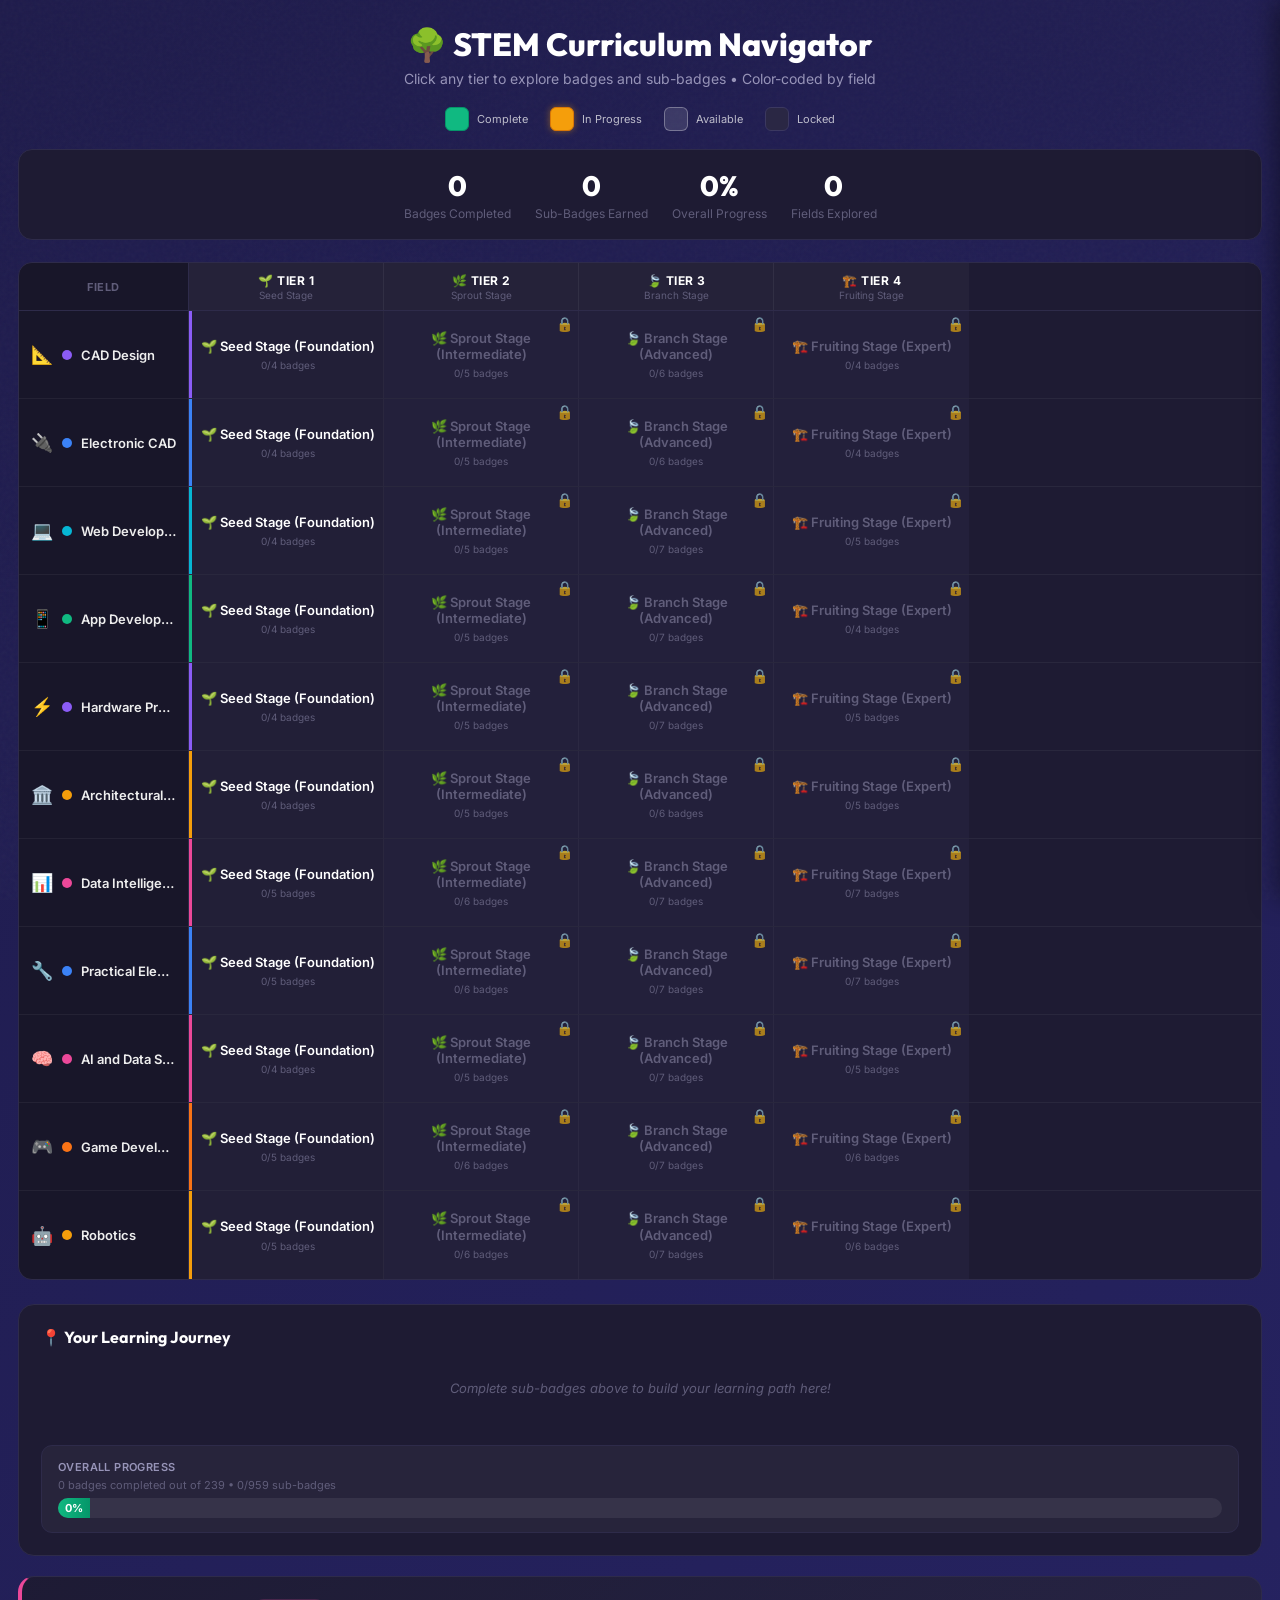
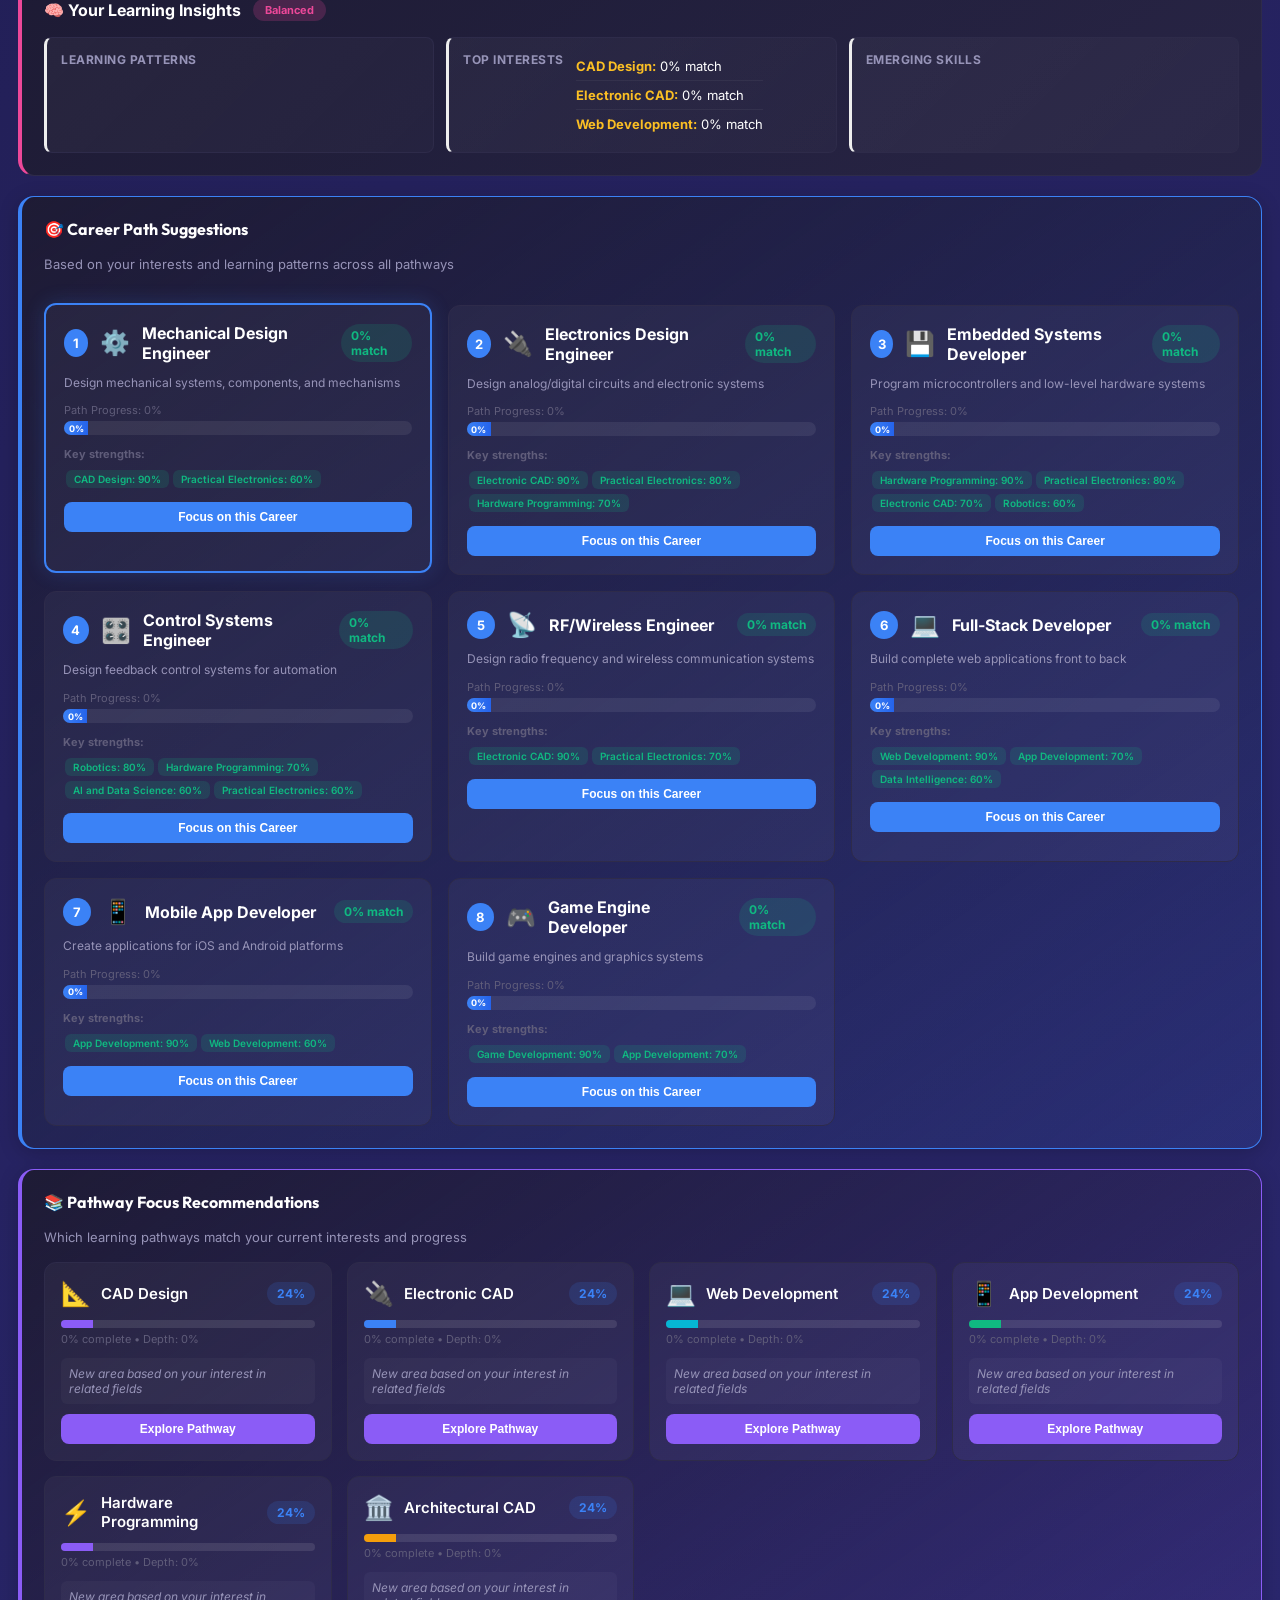
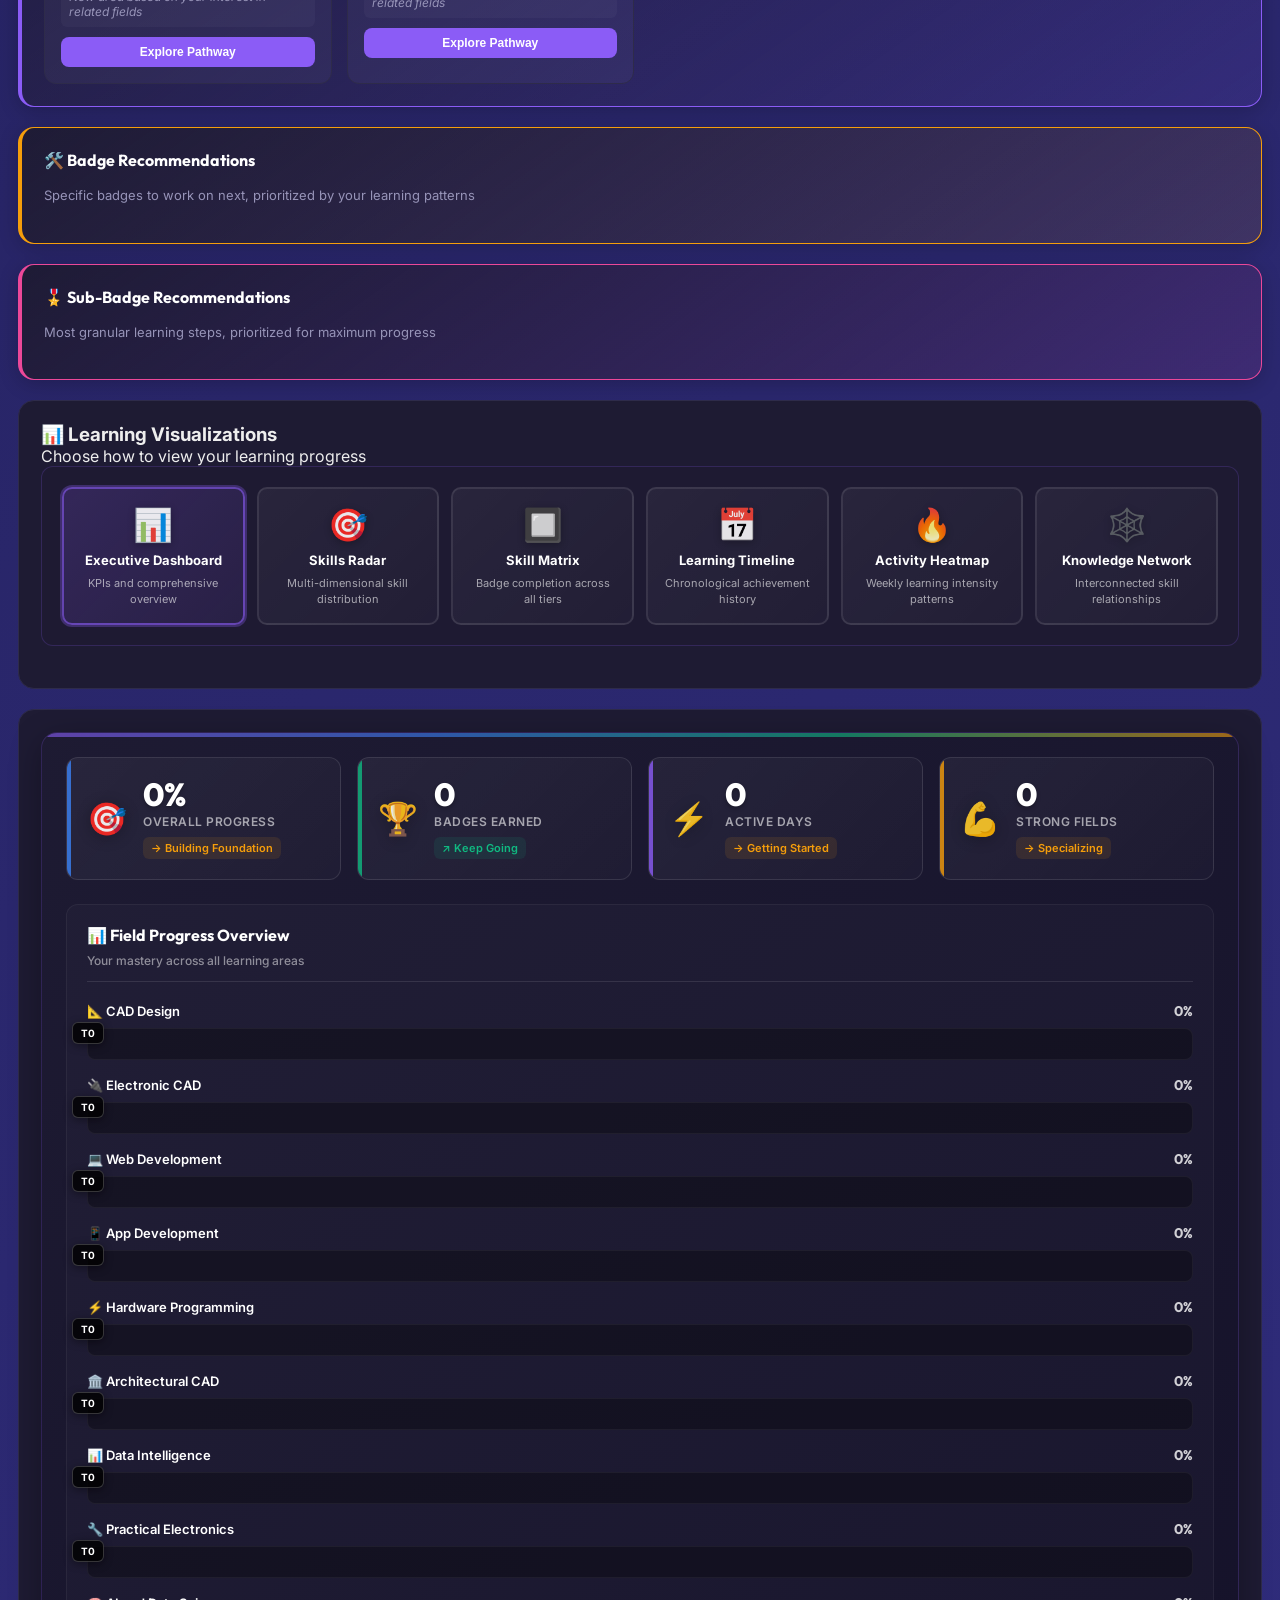
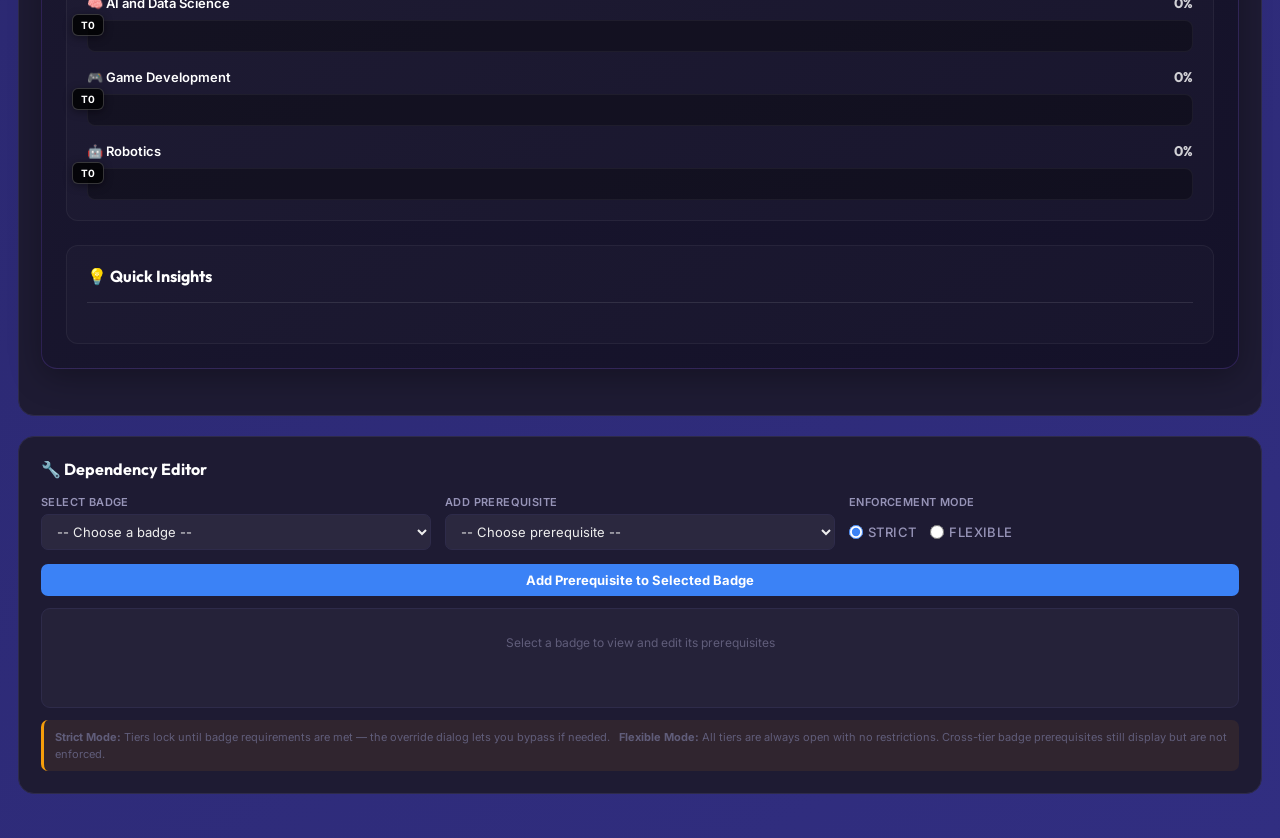
<file: index.html.html>
<!DOCTYPE html>
<html lang="en">

<head>
  <meta charset="UTF-8">
  <meta name="viewport" content="width=device-width, initial-scale=1.0">
  <title>STEM Curriculum Navigator</title>
  <style>
    @import url('https://fonts.googleapis.com/css2?family=Inter:wght@400;500;600;700&family=Outfit:wght@600;700;800&display=swap');

    :root {
      --electronics: #3b82f6;
      --electronics-dark: #2563eb;
      --cad: #8b5cf6;
      --cad-dark: #7c3aed;
      --robotics: #f59e0b;
      --robotics-dark: #d97706;
      --mechanical: #ef4444;
      --mechanical-dark: #dc2626;
      --ai: #ec4899;
      --ai-dark: #db2777;
      --web: #06b6d4;
      --web-dark: #0891b2;
      --game: #f97316;
      --game-dark: #ea580c;
      --appdev: #10b981;
      --appdev-dark: #059669;
      --hardware: #8b5cf6;
      --hardware-dark: #7c3aed;
      --arch: #f59e0b;
      --arch-dark: #d97706;
      --data: #ec4899;
      --data-dark: #db2777;
      --practical: #3b82f6;
      --practical-dark: #2563eb;

      --bg-start: #1e1b4b;
      --bg-end: #312e81;
      --card-bg: #1e1b33;
      --card-border: #2e2b4a;
      --text-primary: #eee;
      --text-secondary: #9794b8;
      --text-muted: #605d7a;
      --locked-bg: #2a2744;
      --locked-border: #3b3860;
      --locked-text: #605d7a;
    }

    * {
      margin: 0;
      padding: 0;
      box-sizing: border-box;
    }

    body {
      font-family: 'Inter', sans-serif;
      background: linear-gradient(145deg, var(--bg-start), var(--bg-end));
      min-height: 100vh;
      color: var(--text-primary);
      padding: 24px 18px;
    }

    body::before {
      content: '';
      position: fixed;
      inset: 0;
      pointer-events: none;
      z-index: 0;
      background-image: url("data:image/svg+xml,%3Csvg viewBox='0 0 256 256' xmlns='http://www.w3.org/2000/svg'%3E%3Cfilter id='n'%3E%3CfeTurbulence type='fractalNoise' baseFrequency='0.9' numOctaves='4' stitchTiles='stitch'/%3E%3C/filter%3E%3Crect width='100%25' height='100%25' filter='url(%23n)' opacity='0.03'/%3E%3C/svg%3E");
    }

    .container {
      position: relative;
      z-index: 1;
      max-width: 1600px;
      margin: 0 auto;
    }

    /* ─── Header ─── */
    .header {
      text-align: center;
      margin-bottom: 20px;
    }

    .header h1 {
      font-family: 'Outfit', sans-serif;
      font-size: 2rem;
      font-weight: 800;
      color: #fff;
      margin-bottom: 6px;
    }

    .header .subtitle {
      color: var(--text-secondary);
      font-size: 14px;
    }

    /* ─── Legend ─── */
    .legend {
      display: flex;
      justify-content: center;
      gap: 22px;
      flex-wrap: wrap;
      margin-bottom: 18px;
    }

    .legend-item {
      display: flex;
      align-items: center;
      gap: 7px;
      font-size: 12px;
      color: var(--text-secondary);
    }

    .legend-box {
      width: 18px;
      height: 18px;
      border-radius: 5px;
      border: 2px solid transparent;
    }

    .legend-box.earned {
      background: #10b981;
      border-color: #059669;
    }

    .legend-box.available {
      background: rgba(255, 255, 255, 0.12);
      border-color: rgba(255, 255, 255, 0.3);
    }

    .legend-box.current {
      background: #f59e0b;
      border-color: #d97706;
      box-shadow: 0 0 7px rgba(245, 158, 11, 0.45);
    }

    .legend-box.locked {
      background: var(--locked-bg);
      border-color: var(--locked-border);
    }

    /* ─── Progress Overview ─── */
    .progress-overview {
      display: flex;
      justify-content: center;
      gap: 24px;
      flex-wrap: wrap;
      background: var(--card-bg);
      border: 1px solid var(--card-border);
      border-radius: 14px;
      padding: 18px 24px;
      margin-bottom: 22px;
    }

    .stat-card {
      text-align: center;
    }

    .stat-number {
      font-family: 'Outfit', sans-serif;
      font-size: 28px;
      font-weight: 800;
      color: #fff;
    }

    .stat-label {
      color: var(--text-muted);
      font-size: 12px;
      margin-top: 3px;
    }

    /* ─── Grid wrapper ─── */
    .grid-wrapper {
      display: flex;
      border-radius: 14px;
      overflow: hidden;
      border: 1px solid var(--card-border);
      background: var(--card-bg);
      margin-bottom: 24px;
    }

    /* Sticky left labels */
    .row-labels {
      flex-shrink: 0;
      width: 170px;
      display: flex;
      flex-direction: column;
      background: rgba(0, 0, 0, 0.2);
      border-right: 1px solid var(--card-border);
      z-index: 2;
    }

    .row-labels .corner-cell {
      height: 48px;
      display: flex;
      align-items: center;
      justify-content: center;
      font-size: 11px;
      font-weight: 700;
      color: var(--text-muted);
      text-transform: uppercase;
      letter-spacing: 0.6px;
      border-bottom: 1px solid var(--card-border);
      flex-shrink: 0;
    }

    .row-label-item {
      height: 88px;
      display: flex;
      align-items: center;
      padding: 0 12px;
      gap: 9px;
      border-bottom: 1px solid rgba(255, 255, 255, 0.05);
      flex-shrink: 0;
    }

    .row-label-item:last-child {
      border-bottom: none;
    }

    .row-label-dot {
      width: 10px;
      height: 10px;
      border-radius: 50%;
      flex-shrink: 0;
    }

    .row-label-text {
      font-size: 13px;
      font-weight: 600;
      color: var(--text-primary);
      white-space: nowrap;
      overflow: hidden;
      text-overflow: ellipsis;
    }

    .row-label-icon {
      font-size: 18px;
      flex-shrink: 0;
    }

    /* Scrollable area */
    .scroll-area {
      flex: 1;
      overflow-x: auto;
      overflow-y: hidden;
      -webkit-overflow-scrolling: touch;
    }

    .scroll-area::-webkit-scrollbar {
      height: 5px;
    }

    .scroll-area::-webkit-scrollbar-track {
      background: rgba(255, 255, 255, 0.04);
    }

    .scroll-area::-webkit-scrollbar-thumb {
      background: rgba(255, 255, 255, 0.15);
      border-radius: 3px;
    }

    .scroll-inner {
      display: flex;
      flex-direction: column;
      min-width: max-content;
    }

    /* Tier header row */
    .tier-header-row {
      display: flex;
      height: 48px;
      border-bottom: 1px solid var(--card-border);
      flex-shrink: 0;
    }

    .tier-header-cell {
      width: 195px;
      flex-shrink: 0;
      display: flex;
      flex-direction: column;
      align-items: center;
      justify-content: center;
      gap: 1px;
      border-right: 1px solid rgba(255, 255, 255, 0.06);
      background: rgba(255, 255, 255, 0.03);
    }

    .tier-header-cell:last-child {
      border-right: none;
    }

    .tier-header-cell .tier-h-name {
      font-size: 12px;
      font-weight: 700;
      color: #fff;
      text-transform: uppercase;
      letter-spacing: 0.5px;
    }

    .tier-header-cell .tier-h-sub {
      font-size: 10px;
      color: var(--text-muted);
    }

    /* Field row */
    .field-row {
      display: flex;
      height: 88px;
      border-bottom: 1px solid rgba(255, 255, 255, 0.05);
      flex-shrink: 0;
    }

    .field-row:last-child {
      border-bottom: none;
    }

    /* Tier cell */
    .tier-cell {
      width: 195px;
      flex-shrink: 0;
      display: flex;
      flex-direction: column;
      align-items: center;
      justify-content: center;
      gap: 3px;
      padding: 10px 8px;
      border-right: 1px solid rgba(255, 255, 255, 0.04);
      position: relative;
      cursor: pointer;
      transition: background 0.2s, transform 0.15s;
    }

    .tier-cell:last-child {
      border-right: none;
    }

    .tier-cell:hover {
      background: rgba(255, 255, 255, 0.07);
      transform: scale(1.03);
      z-index: 1;
    }

    .tier-cell .tc-name {
      font-size: 13px;
      font-weight: 600;
      color: #fff;
      text-align: center;
      line-height: 1.25;
    }

    .tier-cell .tc-progress {
      font-size: 10px;
      color: var(--text-muted);
      margin-top: 2px;
    }

    .tier-cell .tc-lock {
      position: absolute;
      top: 4px;
      right: 5px;
      font-size: 14px;
      opacity: 0.7;
    }

    /* Status colours */
    .tier-cell.status-locked {
      background: rgba(40, 38, 68, 0.5);
      cursor: not-allowed;
    }

    .tier-cell.status-locked:hover {
      transform: none;
      background: rgba(40, 38, 68, 0.5);
    }

    .tier-cell.status-locked .tc-name {
      color: var(--locked-text);
    }

    .tier-cell.status-locked .tc-progress {
      color: var(--locked-text);
    }

    .tier-cell.status-available {
      background: rgba(255, 255, 255, 0.02);
    }

    .tier-cell.status-in-progress {
      background: rgba(16, 185, 129, 0.1);
      border-left: 3px solid #10b981;
    }

    .tier-cell.status-complete {
      background: rgba(16, 185, 129, 0.18);
      border-left: 3px solid #10b981;
    }

    .tier-cell.status-complete .tc-name {
      color: #6ee7b7;
    }

    /* Field accent left-border per field */
    .tier-cell.cad-design {
      border-left: 3px solid var(--cad);
    }

    .tier-cell.electronic-cad {
      border-left: 3px solid var(--electronics);
    }

    .tier-cell.web-development {
      border-left: 3px solid var(--web);
    }

    .tier-cell.app-development {
      border-left: 3px solid var(--appdev);
    }

    .tier-cell.hardware-programming {
      border-left: 3px solid var(--hardware);
    }

    .tier-cell.architectural-cad {
      border-left: 3px solid var(--arch);
    }

    .tier-cell.data-intelligence {
      border-left: 3px solid var(--data);
    }

    .tier-cell.practical-electronics {
      border-left: 3px solid var(--practical);
    }

    .tier-cell.ai-data-science {
      border-left: 3px solid var(--ai);
    }

    .tier-cell.game-development {
      border-left: 3px solid var(--game);
    }

    .tier-cell.robotics {
      border-left: 3px solid var(--robotics);
    }

    /* Override status-in/complete border when locked */
    .tier-cell.status-locked {
      border-left: none !important;
    }

    /* ─── Section Panels ─── */
    .section-panel {
      background: var(--card-bg);
      border: 1px solid var(--card-border);
      border-radius: 16px;
      padding: 22px;
      margin-bottom: 20px;
    }

    .section-panel h2 {
      font-family: 'Outfit', sans-serif;
      font-size: 16px;
      font-weight: 700;
      color: #fff;
      margin-bottom: 16px;
      display: flex;
      align-items: center;
      gap: 9px;
    }

    /* ─── Learning Journey ─── */
    .path-timeline {
      display: flex;
      align-items: center;
      gap: 8px;
      flex-wrap: wrap;
      min-height: 50px;
    }

    .path-badge {
      display: flex;
      flex-direction: column;
      align-items: center;
      gap: 2px;
      padding: 8px 11px;
      border-radius: 9px;
      border: 2px solid;
      position: relative;
      color: #fff;
      min-width: 90px;
      max-width: 130px;
    }

    .path-badge-number {
      position: absolute;
      top: -8px;
      left: -8px;
      background: rgba(0, 0, 0, 0.75);
      color: #fff;
      border-radius: 50%;
      width: 19px;
      height: 19px;
      display: flex;
      align-items: center;
      justify-content: center;
      font-size: 10px;
      font-weight: 700;
    }

    .path-badge-field {
      font-size: 8px;
      font-weight: 700;
      text-transform: uppercase;
      letter-spacing: 0.5px;
      opacity: 0.75;
    }

    .path-badge-name {
      font-size: 10px;
      font-weight: 600;
      text-align: center;
      line-height: 1.25;
    }

    .path-arrow {
      color: var(--text-muted);
      font-size: 16px;
      font-weight: 700;
    }

    .empty-path {
      color: var(--text-muted);
      font-style: italic;
      font-size: 13px;
      padding: 12px 0;
      width: 100%;
      text-align: center;
    }

    /* ─── Metrics ─── */
    .metrics-row {
      display: grid;
      grid-template-columns: repeat(auto-fit, minmax(130px, 1fr));
      gap: 10px;
      margin-top: 16px;
    }

    .metric-card {
      border-radius: 11px;
      padding: 14px 10px;
      text-align: center;
      border: 2px solid;
      color: #fff;
    }

    .metric-card h3 {
      font-size: 10px;
      font-weight: 700;
      text-transform: uppercase;
      letter-spacing: 0.5px;
      opacity: 0.8;
      margin-bottom: 4px;
    }

    .metric-value {
      font-family: 'Outfit', sans-serif;
      font-size: 24px;
      font-weight: 800;
    }

    .metric-label {
      font-size: 9px;
      opacity: 0.65;
      margin-top: 2px;
    }

    .diversity-score {
      background: linear-gradient(135deg, #667eea, #764ba2);
      border-color: #667eea;
    }

    /* ─── Overall Progress Bar ─── */
    .overall-progress {
      margin-top: 16px;
      padding: 14px 16px;
      background: rgba(255, 255, 255, 0.04);
      border-radius: 11px;
      border: 1px solid var(--card-border);
    }

    .overall-progress h3 {
      color: var(--text-secondary);
      font-size: 11px;
      font-weight: 600;
      text-transform: uppercase;
      letter-spacing: 0.4px;
      margin-bottom: 4px;
    }

    .overall-progress .stats-text {
      color: var(--text-muted);
      font-size: 11px;
      margin-bottom: 6px;
    }

    .progress-bar {
      width: 100%;
      height: 20px;
      background: rgba(255, 255, 255, 0.07);
      border-radius: 10px;
      overflow: hidden;
    }

    .progress-fill {
      height: 100%;
      background: linear-gradient(90deg, #10b981, #059669);
      transition: width 0.5s cubic-bezier(.4, 0, .2, 1);
      display: flex;
      align-items: center;
      justify-content: center;
      color: #fff;
      font-weight: 700;
      font-size: 11px;
      min-width: 32px;
    }

    /* ─── Career Paths ─── */
    .career-paths-grid {
      display: grid;
      grid-template-columns: repeat(auto-fill, minmax(280px, 1fr));
      gap: 12px;
    }

    .career-path-card {
      background: rgba(255, 255, 255, 0.04);
      border-radius: 12px;
      padding: 16px;
      border: 1px solid var(--card-border);
      transition: all 0.25s ease;
    }

    .career-path-card:hover {
      transform: translateY(-2px);
      border-color: rgba(255, 255, 255, 0.15);
      box-shadow: 0 6px 18px rgba(0, 0, 0, 0.2);
    }

    .career-path-card.completed {
      border-color: #10b981;
      background: rgba(16, 185, 129, 0.08);
    }

    .career-path-card.in-progress {
      border-color: var(--robotics);
    }

    .cp-header {
      display: flex;
      align-items: center;
      gap: 9px;
      margin-bottom: 6px;
    }

    .cp-icon {
      font-size: 22px;
    }

    .cp-title {
      font-weight: 700;
      font-size: 13px;
      color: #fff;
    }

    .cp-desc {
      color: var(--text-muted);
      font-size: 11px;
      margin-bottom: 10px;
      line-height: 1.4;
    }

    .cp-progress-bar {
      width: 100%;
      height: 14px;
      background: rgba(255, 255, 255, 0.07);
      border-radius: 7px;
      overflow: hidden;
      margin-bottom: 8px;
    }

    .cp-progress-fill {
      height: 100%;
      background: linear-gradient(90deg, var(--electronics), var(--electronics-dark));
      transition: width 0.45s cubic-bezier(.4, 0, .2, 1);
      display: flex;
      align-items: center;
      justify-content: center;
      color: #fff;
      font-weight: 700;
      font-size: 9px;
      min-width: 24px;
    }

    .career-path-card.completed .cp-progress-fill {
      background: linear-gradient(90deg, #10b981, #059669);
    }

    .cp-badges-list {
      display: flex;
      flex-wrap: wrap;
      gap: 4px;
    }

    .cp-chip {
      display: inline-flex;
      align-items: center;
      gap: 3px;
      padding: 2px 7px;
      border-radius: 8px;
      font-size: 9px;
      font-weight: 600;
      border: 1px solid;
    }

    .cp-chip.earned {
      background: rgba(16, 185, 129, 0.15);
      border-color: #10b981;
      color: #6ee7b7;
    }

    .cp-chip.not-earned {
      background: rgba(255, 255, 255, 0.04);
      border-color: var(--card-border);
      color: var(--text-muted);
    }

    .cp-next {
      margin-top: 8px;
      padding: 6px 9px;
      border-radius: 7px;
      background: rgba(245, 158, 11, 0.1);
      border: 1px solid rgba(245, 158, 11, 0.25);
      font-size: 10px;
      color: #fcd34d;
      font-weight: 600;
    }

    .cp-next span {
      color: var(--text-secondary);
      font-weight: 400;
    }

    .completion-badge {
      display: inline-flex;
      align-items: center;
      gap: 5px;
      padding: 4px 10px;
      background: linear-gradient(135deg, #10b981, #059669);
      color: #fff;
      border-radius: 14px;
      font-size: 10px;
      font-weight: 700;
      margin-top: 7px;
    }

    /* ─── Sidebar ─── */
    .sidebar {
      position: fixed;
      top: 0;
      right: -560px;
      width: 560px;
      height: 100vh;
      background: #1e1b33;
      border-left: 1px solid var(--card-border);
      box-shadow: -6px 0 24px rgba(0, 0, 0, 0.4);
      transition: right 0.3s ease;
      z-index: 1000;
      overflow-y: auto;
    }

    .sidebar.active {
      right: 0;
    }

    .sidebar-header {
      position: sticky;
      top: 0;
      padding: 20px 22px;
      display: flex;
      justify-content: space-between;
      align-items: center;
      z-index: 10;
      border-bottom: 1px solid var(--card-border);
      background: var(--card-bg);
    }

    .sidebar-title {
      font-family: 'Outfit', sans-serif;
      font-size: 18px;
      font-weight: 700;
      color: #fff;
    }

    .sidebar-subtitle {
      font-size: 12px;
      color: var(--text-secondary);
      margin-top: 3px;
    }

    .close-btn {
      background: rgba(255, 255, 255, 0.08);
      border: 1px solid var(--card-border);
      color: var(--text-secondary);
      font-size: 22px;
      width: 34px;
      height: 34px;
      border-radius: 8px;
      cursor: pointer;
      display: flex;
      align-items: center;
      justify-content: center;
      transition: all 0.2s;
    }

    .close-btn:hover {
      background: rgba(255, 255, 255, 0.14);
      color: #fff;
    }

    .sidebar-content {
      padding: 20px;
    }

    /* Badge cards in sidebar */
    .badge-card {
      background: rgba(255, 255, 255, 0.04);
      border: 1px solid var(--card-border);
      border-radius: 11px;
      padding: 16px;
      margin-bottom: 14px;
      transition: border-color 0.2s;
    }

    .badge-card.earned {
      border-color: #10b981;
      background: rgba(16, 185, 129, 0.08);
    }

    .badge-header {
      display: flex;
      justify-content: space-between;
      align-items: center;
      margin-bottom: 10px;
    }

    .badge-name {
      font-size: 15px;
      font-weight: 600;
      color: #fff;
    }

    .badge-status {
      font-size: 20px;
    }

    .badge-progress-mini {
      font-size: 11px;
      color: var(--text-muted);
      margin-top: 2px;
    }

    .sub-badges {
      margin-top: 10px;
      padding-top: 10px;
      border-top: 1px solid var(--card-border);
    }

    .sub-badge-item {
      display: flex;
      align-items: center;
      gap: 9px;
      padding: 8px 10px;
      margin: 4px 0;
      background: rgba(255, 255, 255, 0.04);
      border-radius: 7px;
      font-size: 13px;
      color: var(--text-primary);
      cursor: pointer;
      transition: background 0.15s;
    }

    .sub-badge-item:hover {
      background: rgba(255, 255, 255, 0.08);
    }

    .sub-badge-item.earned {
      background: rgba(16, 185, 129, 0.12);
      color: #6ee7b7;
    }

    .sub-badge-checkbox {
      width: 20px;
      height: 20px;
      border: 2px solid var(--card-border);
      border-radius: 4px;
      display: flex;
      align-items: center;
      justify-content: center;
      flex-shrink: 0;
      font-size: 12px;
      font-weight: 700;
      transition: all 0.15s;
    }

    .sub-badge-checkbox.checked {
      background: #10b981;
      border-color: #10b981;
      color: #fff;
    }

    /* Progress ring in badge card */
    .badge-ring-wrap {
      position: relative;
      display: inline-block;
      width: 38px;
      height: 38px;
    }

    .badge-ring-wrap svg {
      width: 38px;
      height: 38px;
    }

    .badge-ring-wrap .ring-text {
      position: absolute;
      inset: 0;
      display: flex;
      align-items: center;
      justify-content: center;
      font-size: 10px;
      font-weight: 700;
      color: #fff;
    }

    /* ─── Overlay ─── */
    .overlay {
      position: fixed;
      inset: 0;
      background: rgba(0, 0, 0, 0.5);
      opacity: 0;
      pointer-events: none;
      transition: opacity 0.3s;
      z-index: 999;
    }

    .overlay.active {
      opacity: 1;
      pointer-events: all;
    }

    /* ─── Tooltip ─── */
    .tooltip {
      position: fixed;
      background: rgba(15, 14, 30, 0.95);
      color: #eee;
      padding: 6px 10px;
      border-radius: 6px;
      font-size: 11px;
      font-weight: 500;
      z-index: 2000;
      pointer-events: none;
      white-space: nowrap;
      display: none;
      border: 1px solid var(--card-border);
      box-shadow: 0 4px 12px rgba(0, 0, 0, 0.3);
    }

    /* ─── Modal ─── */
    .modal {
      display: none;
      position: fixed;
      inset: 0;
      background: rgba(0, 0, 0, 0.6);
      z-index: 2000;
      align-items: center;
      justify-content: center;
      backdrop-filter: blur(4px);
    }

    .modal.show {
      display: flex;
    }

    .modal-content {
      background: #1e1b33;
      border: 1px solid var(--card-border);
      padding: 24px;
      border-radius: 14px;
      max-width: 440px;
      width: 90%;
      box-shadow: 0 20px 50px rgba(0, 0, 0, 0.45);
      animation: modalIn 0.2s cubic-bezier(.4, 0, .2, 1);
    }

    @keyframes modalIn {
      from {
        transform: translateY(10px);
        opacity: 0
      }

      to {
        transform: translateY(0);
        opacity: 1
      }
    }

    .modal-header {
      display: flex;
      align-items: center;
      gap: 10px;
      margin-bottom: 14px;
    }

    .modal-icon {
      font-size: 24px;
    }

    .modal-title {
      font-family: 'Outfit', sans-serif;
      font-size: 17px;
      font-weight: 700;
      color: #fff;
    }

    .modal-body {
      color: var(--text-secondary);
      line-height: 1.55;
      font-size: 13px;
      margin-bottom: 18px;
    }

    .missing-prereqs {
      background: rgba(245, 158, 11, 0.1);
      padding: 12px;
      border-radius: 8px;
      border-left: 3px solid var(--robotics);
      margin: 12px 0;
    }

    .missing-prereqs-title {
      font-weight: 700;
      color: #fcd34d;
      margin-bottom: 6px;
      font-size: 11px;
      text-transform: uppercase;
      letter-spacing: 0.4px;
    }

    .missing-prereqs-list {
      list-style: none;
      padding: 0;
    }

    .missing-prereqs-list li {
      padding: 3px 0;
      color: #fbbf24;
      font-size: 12px;
    }

    .modal-buttons {
      display: flex;
      gap: 8px;
      justify-content: flex-end;
    }

    .btn-cancel {
      background: rgba(255, 255, 255, 0.08);
      color: var(--text-secondary);
      border: 1px solid var(--card-border);
      padding: 7px 16px;
      border-radius: 7px;
      font-weight: 600;
      font-size: 13px;
      cursor: pointer;
      font-family: 'Inter', sans-serif;
      transition: background 0.2s;
    }

    .btn-cancel:hover {
      background: rgba(255, 255, 255, 0.13);
    }

    .btn-override {
      background: var(--robotics);
      color: #fff;
      border: none;
      padding: 7px 16px;
      border-radius: 7px;
      font-weight: 700;
      font-size: 13px;
      cursor: pointer;
      font-family: 'Inter', sans-serif;
      transition: background 0.2s;
    }

    .btn-override:hover {
      background: var(--robotics-dark);
    }

    /* ─── Dependency Editor ─── */
    .editor-controls {
      display: grid;
      grid-template-columns: 1fr 1fr 1fr;
      gap: 14px;
      margin-bottom: 14px;
    }

    .control-group {
      display: flex;
      flex-direction: column;
      gap: 5px;
    }

    .control-group label {
      font-weight: 600;
      color: var(--text-secondary);
      font-size: 11px;
      text-transform: uppercase;
      letter-spacing: 0.4px;
    }

    .control-group select {
      padding: 8px 11px;
      border: 1px solid var(--card-border);
      border-radius: 7px;
      font-size: 13px;
      background: rgba(255, 255, 255, 0.06);
      color: var(--text-primary);
      cursor: pointer;
      outline: none;
      transition: border-color 0.2s;
      font-family: 'Inter', sans-serif;
    }

    .control-group select:focus {
      border-color: var(--electronics);
    }

    .control-group select option {
      background: #1e1b33;
      color: #eee;
    }

    .enforcement-mode {
      display: flex;
      gap: 14px;
      align-items: center;
      height: 36px;
    }

    .radio-option {
      display: flex;
      align-items: center;
      gap: 5px;
      cursor: pointer;
    }

    .radio-option input[type="radio"] {
      accent-color: var(--electronics);
      cursor: pointer;
      width: 14px;
      height: 14px;
    }

    .radio-option label {
      cursor: pointer;
      font-size: 13px;
      color: var(--text-secondary);
      font-weight: 500;
    }

    .btn-primary {
      display: block;
      width: 100%;
      padding: 8px 16px;
      border: none;
      border-radius: 7px;
      background: var(--electronics);
      color: #fff;
      font-weight: 700;
      font-size: 13px;
      cursor: pointer;
      font-family: 'Inter', sans-serif;
      transition: background 0.2s;
      margin-top: 8px;
    }

    .btn-primary:hover {
      background: var(--electronics-dark);
    }

    .dependency-list {
      background: rgba(255, 255, 255, 0.03);
      border: 1px solid var(--card-border);
      border-radius: 9px;
      padding: 12px;
      min-height: 100px;
      margin-top: 12px;
    }

    .dependency-list>p {
      color: var(--text-muted);
      font-size: 12px;
      text-align: center;
      padding: 14px 0;
    }

    .dependency-item {
      display: flex;
      align-items: center;
      justify-content: space-between;
      padding: 7px 9px;
      background: rgba(255, 255, 255, 0.05);
      border-radius: 6px;
      margin-bottom: 5px;
      border: 1px solid var(--card-border);
    }

    .dependency-item:last-child {
      margin-bottom: 0;
    }

    .dependency-item-name {
      font-size: 13px;
      color: var(--text-primary);
      font-weight: 500;
    }

    .dependency-item-remove {
      background: rgba(239, 68, 68, 0.2);
      color: #f87171;
      border: 1px solid rgba(239, 68, 68, 0.3);
      padding: 2px 8px;
      border-radius: 5px;
      cursor: pointer;
      font-size: 11px;
      font-weight: 600;
      transition: background 0.2s;
      font-family: 'Inter', sans-serif;
    }

    .dependency-item-remove:hover {
      background: rgba(239, 68, 68, 0.35);
    }

    .editor-note {
      color: var(--text-muted);
      font-size: 11px;
      margin-top: 12px;
      padding: 9px 11px;
      background: rgba(245, 158, 11, 0.08);
      border-radius: 7px;
      border-left: 3px solid var(--robotics);
      line-height: 1.5;
    }

    @media(max-width:768px) {
      .sidebar {
        width: 100%;
        right: -100%;
      }

      .row-labels {
        width: 140px;
      }

      .tier-cell,
      .tier-header-cell {
        width: 155px;
      }

      .editor-controls {
        grid-template-columns: 1fr;
      }
    }

    /* Enhanced Recommendation Styles */
    .recommendation-level {
      background: linear-gradient(145deg, rgba(30, 27, 51, 0.95), rgba(40, 38, 68, 0.95));
      border-radius: 16px;
      padding: 22px;
      margin-bottom: 20px;
      border-left: 4px solid;
      box-shadow: 0 4px 20px rgba(0, 0, 0, 0.2);
    }

    .recommendation-level[data-level="career"] {
      border-color: var(--electronics);
      background: linear-gradient(145deg, rgba(30, 27, 51, 0.95), rgba(59, 130, 246, 0.1));
    }

    .recommendation-level[data-level="pathway"] {
      border-color: var(--cad);
      background: linear-gradient(145deg, rgba(30, 27, 51, 0.95), rgba(139, 92, 246, 0.1));
    }

    .recommendation-level[data-level="badge"] {
      border-color: var(--robotics);
      background: linear-gradient(145deg, rgba(30, 27, 51, 0.95), rgba(245, 158, 11, 0.1));
    }

    .recommendation-level[data-level="subBadge"] {
      border-color: var(--ai);
      background: linear-gradient(145deg, rgba(30, 27, 51, 0.95), rgba(236, 72, 153, 0.1));
    }

    .rec-description {
      color: var(--text-secondary);
      font-size: 13px;
      margin-bottom: 15px;
      line-height: 1.5;
    }

    /* Career Recommendations Grid */
    .career-recommendations-grid {
      display: grid;
      grid-template-columns: repeat(auto-fill, minmax(300px, 1fr));
      gap: 16px;
      margin-top: 15px;
    }

    .career-recommendation-card {
      background: rgba(255, 255, 255, 0.04);
      border: 1px solid var(--card-border);
      border-radius: 12px;
      padding: 18px;
      transition: all 0.3s ease;
      position: relative;
    }

    .career-recommendation-card.top-match {
      border: 2px solid var(--electronics);
      box-shadow: 0 0 20px rgba(59, 130, 246, 0.2);
      transform: translateY(-2px);
    }

    .career-recommendation-card:hover {
      transform: translateY(-3px);
      box-shadow: 0 8px 25px rgba(0, 0, 0, 0.3);
    }

    .rec-header {
      display: flex;
      align-items: center;
      gap: 12px;
      margin-bottom: 12px;
    }

    .rec-rank {
      background: var(--electronics);
      color: white;
      width: 28px;
      height: 28px;
      border-radius: 50%;
      display: flex;
      align-items: center;
      justify-content: center;
      font-weight: 700;
      font-size: 13px;
    }

    .rec-icon {
      font-size: 24px;
    }

    .rec-title {
      font-weight: 700;
      font-size: 16px;
      color: #fff;
      flex-grow: 1;
    }

    .rec-match {
      font-size: 12px;
      font-weight: 700;
      color: #10b981;
      background: rgba(16, 185, 129, 0.15);
      padding: 4px 10px;
      border-radius: 20px;
    }

    .rec-desc {
      color: var(--text-secondary);
      font-size: 12px;
      line-height: 1.4;
      margin-bottom: 12px;
    }

    .rec-progress {
      margin: 12px 0;
    }

    .rec-progress-label {
      font-size: 11px;
      color: var(--text-muted);
      margin-bottom: 4px;
    }

    .rec-key-badges {
      margin: 12px 0;
    }

    .rec-key-badges strong {
      font-size: 11px;
      color: var(--text-muted);
      display: block;
      margin-bottom: 6px;
    }

    .key-badge {
      display: inline-block;
      padding: 3px 8px;
      margin: 2px;
      background: rgba(59, 130, 246, 0.15);
      color: var(--electronics);
      border-radius: 6px;
      font-size: 10px;
      font-weight: 600;
    }

    .key-badge.has {
      background: rgba(16, 185, 129, 0.15);
      color: #10b981;
    }

    .rec-next {
      background: rgba(245, 158, 11, 0.1);
      border: 1px solid rgba(245, 158, 11, 0.2);
      border-radius: 8px;
      padding: 8px 12px;
      margin: 10px 0;
      font-size: 11px;
    }

    .rec-next strong {
      color: #fcd34d;
    }

    .rec-action {
      margin-top: 12px;
    }

    .btn-focus {
      width: 100%;
      padding: 8px 12px;
      background: var(--electronics);
      color: white;
      border: none;
      border-radius: 8px;
      font-weight: 600;
      font-size: 12px;
      cursor: pointer;
      transition: background 0.2s;
    }

    .btn-focus:hover {
      background: var(--electronics-dark);
    }

    /* Pathway Recommendations */
    .pathway-recommendations-grid {
      display: grid;
      grid-template-columns: repeat(auto-fill, minmax(280px, 1fr));
      gap: 15px;
    }

    .pathway-recommendation-card {
      background: rgba(255, 255, 255, 0.04);
      border: 1px solid var(--card-border);
      border-radius: 12px;
      padding: 16px;
      transition: transform 0.2s;
    }

    .pathway-recommendation-card:hover {
      transform: translateY(-2px);
      border-color: var(--cad);
    }

    .pathway-recommendation-card.priority-high {
      border-color: var(--electronics);
      background: rgba(59, 130, 246, 0.08);
    }

    .pathway-recommendation-card.priority-medium {
      border-color: var(--robotics);
      background: rgba(245, 158, 11, 0.08);
    }

    .pathway-header {
      display: flex;
      align-items: center;
      gap: 10px;
      margin-bottom: 12px;
    }

    .pathway-icon {
      font-size: 24px;
    }

    .pathway-name {
      font-weight: 600;
      font-size: 15px;
      color: #fff;
      flex-grow: 1;
    }

    .pathway-score {
      font-size: 12px;
      font-weight: 700;
      color: var(--electronics);
      background: rgba(59, 130, 246, 0.15);
      padding: 4px 10px;
      border-radius: 20px;
    }

    .pathway-progress {
      margin: 12px 0;
    }

    .pathway-progress .progress-bar {
      height: 8px;
      background: rgba(255, 255, 255, 0.1);
      border-radius: 4px;
      overflow: hidden;
    }

    .pathway-progress .progress-text {
      font-size: 11px;
      color: var(--text-muted);
      margin-top: 4px;
    }

    .pathway-advice {
      font-size: 12px;
      color: var(--text-secondary);
      font-style: italic;
      margin: 10px 0;
      padding: 8px;
      background: rgba(255, 255, 255, 0.03);
      border-radius: 6px;
    }

    .btn-explore {
      width: 100%;
      padding: 8px;
      background: var(--cad);
      color: white;
      border: none;
      border-radius: 8px;
      font-weight: 600;
      font-size: 12px;
      cursor: pointer;
      transition: background 0.2s;
    }

    .btn-explore:hover {
      background: var(--cad-dark);
    }

    /* Badge Recommendations */
    .badge-recommendations-list {
      display: flex;
      flex-direction: column;
      gap: 12px;
    }

    .badge-recommendation-item {
      background: rgba(255, 255, 255, 0.04);
      border: 1px solid var(--card-border);
      border-radius: 10px;
      padding: 16px;
      transition: all 0.2s;
    }

    .badge-recommendation-item:hover {
      border-color: var(--robotics);
      background: rgba(245, 158, 11, 0.05);
    }

    .badge-recommendation-item.type-continue {
      border-left: 4px solid #10b981;
    }

    .badge-recommendation-item.type-ready {
      border-left: 4px solid var(--electronics);
    }

    .badge-recommendation-item.type-cross-disciplinary {
      border-left: 4px solid var(--cad);
    }

    .badge-recommendation-item.type-prereq-ready {
      border-left: 4px solid var(--ai);
      animation: pulse 2s infinite;
    }

    @keyframes pulse {
      0% {
        box-shadow: 0 0 0 0 rgba(236, 72, 153, 0.4);
      }

      70% {
        box-shadow: 0 0 0 6px rgba(236, 72, 153, 0);
      }

      100% {
        box-shadow: 0 0 0 0 rgba(236, 72, 153, 0);
      }
    }

    .badge-rec-header {
      display: flex;
      align-items: center;
      gap: 12px;
      margin-bottom: 12px;
    }

    .badge-rec-rank {
      background: var(--robotics);
      color: white;
      width: 24px;
      height: 24px;
      border-radius: 50%;
      display: flex;
      align-items: center;
      justify-content: center;
      font-weight: 700;
      font-size: 11px;
    }

    .badge-rec-icon {
      font-size: 20px;
    }

    .badge-rec-info {
      flex-grow: 1;
    }

    .badge-rec-title {
      font-weight: 600;
      font-size: 14px;
      color: #fff;
      margin-bottom: 2px;
    }

    .badge-rec-context {
      font-size: 11px;
      color: var(--text-muted);
    }

    .badge-rec-score {
      font-size: 12px;
      font-weight: 700;
      color: var(--robotics);
      background: rgba(245, 158, 11, 0.15);
      padding: 4px 10px;
      border-radius: 20px;
    }

    .badge-rec-progress {
      margin: 10px 0;
    }

    .badge-rec-progress .progress-bar {
      height: 6px;
      background: rgba(255, 255, 255, 0.1);
      border-radius: 3px;
      overflow: hidden;
    }

    .badge-rec-progress .progress-text {
      font-size: 10px;
      color: var(--text-muted);
      margin-top: 4px;
    }

    .badge-rec-reason {
      font-size: 12px;
      color: var(--text-secondary);
      line-height: 1.4;
      margin: 8px 0;
    }

    .badge-rec-reason strong {
      color: #fbbf24;
    }

    .badge-rec-action {
      margin-top: 10px;
    }

    .btn-small {
      padding: 6px 12px;
      background: rgba(59, 130, 246, 0.2);
      color: var(--electronics);
      border: 1px solid var(--electronics);
      border-radius: 6px;
      font-weight: 600;
      font-size: 11px;
      cursor: pointer;
      transition: all 0.2s;
    }

    .btn-small:hover {
      background: var(--electronics);
      color: white;
    }

    .btn-earn {
      background: rgba(16, 185, 129, 0.2);
      color: #10b981;
      border: 1px solid #10b981;
    }

    .btn-earn:hover {
      background: #10b981;
      color: white;
    }

    /* Sub-Badge Recommendations */
    .subbadge-recommendations-list {
      display: flex;
      flex-direction: column;
      gap: 12px;
    }

    .subbadge-recommendation-item {
      background: rgba(255, 255, 255, 0.04);
      border: 1px solid var(--card-border);
      border-radius: 10px;
      padding: 16px;
      transition: all 0.2s;
    }

    .subbadge-recommendation-item:hover {
      border-color: var(--ai);
      background: rgba(236, 72, 153, 0.05);
    }

    .subbadge-recommendation-item.type-complete-badge {
      border-left: 4px solid #10b981;
    }

    .subbadge-recommendation-item.type-start-new {
      border-left: 4px solid var(--electronics);
    }

    .subbadge-recommendation-item.type-career-foundation {
      border-left: 4px solid var(--cad);
    }

    .subbadge-rec-header {
      display: flex;
      align-items: center;
      gap: 12px;
      margin-bottom: 12px;
    }

    .subbadge-rec-rank {
      background: var(--ai);
      color: white;
      width: 24px;
      height: 24px;
      border-radius: 50%;
      display: flex;
      align-items: center;
      justify-content: center;
      font-weight: 700;
      font-size: 11px;
    }

    .subbadge-rec-icon {
      font-size: 20px;
    }

    .subbadge-rec-info {
      flex-grow: 1;
    }

    .subbadge-rec-title {
      font-weight: 600;
      font-size: 14px;
      color: #fff;
      margin-bottom: 2px;
    }

    .subbadge-rec-context {
      font-size: 11px;
      color: var(--text-muted);
    }

    .subbadge-rec-score {
      font-size: 12px;
      font-weight: 700;
      color: var(--ai);
      background: rgba(236, 72, 153, 0.15);
      padding: 4px 10px;
      border-radius: 20px;
    }

    .subbadge-rec-reason {
      font-size: 12px;
      color: var(--text-secondary);
      line-height: 1.4;
      margin: 8px 0;
    }

    .subbadge-rec-reason strong {
      color: #ec4899;
    }

    .subbadge-rec-action {
      margin-top: 10px;
    }

    /* Patterns Container */
    .patterns-container {
      display: grid;
      grid-template-columns: repeat(auto-fill, minmax(200px, 1fr));
      gap: 12px;
      margin: 15px 0;
    }

    .pattern-card {
      background: rgba(255, 255, 255, 0.04);
      border: 1px solid var(--card-border);
      border-radius: 10px;
      padding: 14px;
    }

    .pattern-card h3 {
      font-size: 13px;
      font-weight: 700;
      color: #fff;
      margin-bottom: 6px;
    }

    .pattern-card p {
      font-size: 11px;
      color: var(--text-secondary);
      line-height: 1.4;
      margin-bottom: 8px;
    }

    .pattern-confidence {
      background: rgba(255, 255, 255, 0.05);
      border-radius: 6px;
      padding: 6px;
      overflow: hidden;
      position: relative;
    }

    .confidence-bar {
      position: absolute;
      top: 0;
      left: 0;
      height: 100%;
      background: rgba(59, 130, 246, 0.3);
      transition: width 1s ease;
    }

    .pattern-confidence span {
      position: relative;
      z-index: 1;
      font-size: 10px;
      color: var(--text-muted);
      padding-left: 8px;
    }

    /* Insights Panel */
    .insights-panel {
      background: linear-gradient(145deg, rgba(30, 27, 51, 0.95), rgba(40, 38, 68, 0.95));
      border-radius: 16px;
      padding: 22px;
      margin-bottom: 20px;
      border-left: 4px solid var(--ai);
    }

    .insights-header {
      display: flex;
      align-items: center;
      gap: 12px;
      margin-bottom: 16px;
    }

    .insights-title {
      font-weight: 700;
      font-size: 16px;
      color: #fff;
    }

    .learning-style-badge {
      background: rgba(236, 72, 153, 0.2);
      color: var(--ai);
      padding: 4px 12px;
      border-radius: 20px;
      font-size: 11px;
      font-weight: 700;
    }

    .insights-grid {
      display: grid;
      grid-template-columns: repeat(auto-fit, minmax(200px, 1fr));
      gap: 16px;
    }

    .insight-card {
      background: rgba(255, 255, 255, 0.04);
      border: 1px solid var(--card-border);
      border-radius: 10px;
      padding: 16px;
    }

    .insight-card h4 {
      font-size: 12px;
      font-weight: 700;
      color: var(--text-secondary);
      margin-bottom: 8px;
      text-transform: uppercase;
      letter-spacing: 0.5px;
    }

    .insight-list {
      list-style: none;
      padding: 0;
    }

    .insight-list li {
      padding: 6px 0;
      border-bottom: 1px solid rgba(255, 255, 255, 0.05);
      font-size: 13px;
      color: #fff;
    }

    .insight-list li:last-child {
      border-bottom: none;
    }

    .insight-list li strong {
      color: #fbbf24;
    }
  </style>
  <link rel="stylesheet" href="visualization-styles.css">
</head>

<body>

  <div class="container">
    <div class="header">
      <h1>🌳 STEM Curriculum Navigator</h1>
      <p class="subtitle">Click any tier to explore badges and sub-badges • Color-coded by field</p>
    </div>

    <div class="legend">
      <div class="legend-item">
        <div class="legend-box earned"></div><span>Complete</span>
      </div>
      <div class="legend-item">
        <div class="legend-box current"></div><span>In Progress</span>
      </div>
      <div class="legend-item">
        <div class="legend-box available"></div><span>Available</span>
      </div>
      <div class="legend-item">
        <div class="legend-box locked"></div><span>Locked</span>
      </div>
    </div>

    <div class="progress-overview">
      <div class="stat-card">
        <div class="stat-number" id="statBadges">0</div>
        <div class="stat-label">Badges Completed</div>
      </div>
      <div class="stat-card">
        <div class="stat-number" id="statSub">0</div>
        <div class="stat-label">Sub-Badges Earned</div>
      </div>
      <div class="stat-card">
        <div class="stat-number" id="statPct">0%</div>
        <div class="stat-label">Overall Progress</div>
      </div>
      <div class="stat-card">
        <div class="stat-number" id="statFields">0</div>
        <div class="stat-label">Fields Explored</div>
      </div>
    </div>

    <!-- Grid -->
    <div class="grid-wrapper">
      <div class="row-labels" id="rowLabels"></div>
      <div class="scroll-area">
        <div class="scroll-inner" id="scrollInner"></div>
      </div>
    </div>

    <!-- Learning Journey -->
    <div class="section-panel">
      <h2>📍 Your Learning Journey</h2>
      <div class="path-timeline" id="pathTimeline">
        <div class="empty-path">Complete sub-badges above to build your learning path here!</div>
      </div>
      <div class="metrics-row" id="metricsRow"></div>
      <div class="overall-progress">
        <h3>Overall Progress</h3>
        <div class="stats-text" id="statsText">0 badges completed out of 0</div>
        <div class="progress-bar">
          <div class="progress-fill" id="progressFill" style="width:0%">0%</div>
        </div>
      </div>
    </div>

    <!-- Career Paths -->
    <div class="section-panel insights-panel" id="insightsPanel">
      <div class="insights-header">
        <div class="insights-title">🧠 Your Learning Insights</div>
        <div class="learning-style-badge" id="learningStyle">Analyzing...</div>
      </div>
      <div class="insights-grid" id="insightsGrid">
        <div class="insight-card">
          <h4>Learning Patterns</h4>
          <ul class="insight-list" id="patternsList"></ul>
        </div>
        <div class="insight-card">
          <h4>Top Interests</h4>
          <ul class="insight-list" id="interestsList"></ul>
        </div>
        <div class="insight-card">
          <h4>Emerging Skills</h4>
          <ul class="insight-list" id="emergingList"></ul>
        </div>
      </div>
    </div>

    <!-- Multi-Level Recommendations -->
    <div id="multiLevelRecommendations">
      <!-- Dynamic content will be inserted here -->
    </div>

    <!-- Visualization Selector -->
    <div class="section-panel viz-selector-container">
      <div class="viz-selector-header">
        <h3>📊 Learning Visualizations</h3>
        <div class="viz-selector-subtitle">Choose how to view your learning progress</div>
      </div>
      <div class="viz-selector-grid" id="vizOptions">
        <div class="viz-loading">
          <div class="viz-loading-spinner"></div>
          <div class="viz-loading-text">Loading visualizations...</div>
        </div>
      </div>
    </div>

    <!-- Main Visualization Display -->
    <div class="section-panel" id="visualizationContainer">
      <div id="currentViz">
        <div class="viz-loading">
          <div class="viz-loading-spinner"></div>
          <div class="viz-loading-text">Preparing visualization...</div>
        </div>
      </div>
    </div>


    <!-- Dependency Editor -->
    <div class="section-panel">
      <h2>🔧 Dependency Editor</h2>
      <div class="editor-controls">
        <div class="control-group">
          <label>Select Badge</label>
          <select id="edBadgeSelect" onchange="edLoadDeps()">
            <option value="">-- Choose a badge --</option>
          </select>
        </div>
        <div class="control-group">
          <label>Add Prerequisite</label>
          <select id="edPrereqSelect">
            <option value="">-- Choose prerequisite --</option>
          </select>
        </div>
        <div class="control-group">
          <label>Enforcement Mode</label>
          <div class="enforcement-mode">
            <div class="radio-option">
              <input type="radio" id="strictMode" name="enforcement" value="strict" checked
                onchange="edUpdateEnforcement()">
              <label for="strictMode">Strict</label>
            </div>
            <div class="radio-option">
              <input type="radio" id="flexibleMode" name="enforcement" value="flexible"
                onchange="edUpdateEnforcement()">
              <label for="flexibleMode">Flexible</label>
            </div>
          </div>
        </div>
      </div>
      <button class="btn-primary" onclick="edAddPrereq()">Add Prerequisite to Selected Badge</button>
      <div class="dependency-list" id="edDepList">
        <p>Select a badge to view and edit its prerequisites</p>
      </div>
      <p class="editor-note">
        <strong>Strict Mode:</strong> Tiers lock until badge requirements are met — the override dialog lets you bypass
        if needed.&nbsp;&nbsp;
        <strong>Flexible Mode:</strong> All tiers are always open with no restrictions. Cross-tier badge prerequisites
        still display but are not enforced.
      </p>
    </div>
  </div>

  <!-- Overlay -->
  <div class="overlay" id="overlay" onclick="closeSidebar()"></div>

  <!-- Sidebar -->
  <div class="sidebar" id="sidebar">
    <div class="sidebar-header">
      <div>
        <div class="sidebar-title" id="sidebarTitle"></div>
        <div class="sidebar-subtitle" id="sidebarSub"></div>
      </div>
      <button class="close-btn" onclick="closeSidebar()">×</button>
    </div>
    <div class="sidebar-content" id="sidebarContent"></div>
  </div>

  <!-- Tooltip -->
  <div class="tooltip" id="tooltip"></div>

  <!-- Override Modal -->
  <div class="modal" id="modal">
    <div class="modal-content">
      <div class="modal-header">
        <div class="modal-icon">⚠️</div>
        <div class="modal-title">Tier Locked</div>
      </div>
      <div class="modal-body" id="modalBody"></div>
      <div class="modal-buttons">
        <button class="btn-cancel" onclick="closeModal()">Cancel</button>
        <button class="btn-override" onclick="overrideAndOpen()">Open Anyway</button>
      </div>
    </div>
  </div>

  <script src="./curriculum-data.js"></script>
  <script src="./recommendation-engine.js"></script>
  <script src="./visualization-engine.js"></script>
  <script>
    // ═══════════════════════════════════════════════════════════════════
    // CURRICULUM DATA - Use external data from curriculum-data.js
    // ═══════════════════════════════════════════════════════════════════
    const CURRICULUM_DATA = window.CURRICULUM_DATA;

    // ═══════════════════════════════════════════════════════════════════ 
    // FIELD CONFIG
    // ═══════════════════════════════════════════════════════════════════
    const FIELD_CONFIG = {
      'CAD Design': { cls: 'cad-design', color: 'var(--cad)', icon: '📐' },
      'Electronic CAD': { cls: 'electronic-cad', color: 'var(--electronics)', icon: '🔌' },
      'Web Development': { cls: 'web-development', color: 'var(--web)', icon: '💻' },
      'App Development': { cls: 'app-development', color: 'var(--appdev)', icon: '📱' },
      'Hardware Programming': { cls: 'hardware-programming', color: 'var(--hardware)', icon: '⚡' },
      'Architectural CAD': { cls: 'architectural-cad', color: 'var(--arch)', icon: '🏛️' },
      'Data Intelligence': { cls: 'data-intelligence', color: 'var(--data)', icon: '📊' },
      'Practical Electronics': { cls: 'practical-electronics', color: 'var(--practical)', icon: '🔧' },
      'AI and Data Science': { cls: 'ai-data-science', color: 'var(--ai)', icon: '🧠' },
      'Game Development': { cls: 'game-development', color: 'var(--game)', icon: '🎮' },
      'Robotics': { cls: 'robotics', color: 'var(--robotics)', icon: '🤖' }
    };

    const TIER_NAMES = ['Seed Stage', 'Sprout Stage', 'Branch Stage', 'Fruiting Stage'];
    const TIER_ICONS = ['🌱', '🌿', '🍃', '🏗️'];
    // badges needed in previous tier to unlock next: tier1→always open, tier2 needs 2, tier3 needs 3, tier4 needs 4
    const TIER_UNLOCK = [0, 2, 3, 4];

    const CAREER_PATHS = {};

    // Helper functions needed by recommendation engine
    function getCurrentTierInField(field) {
      for (let tier = 3; tier >= 0; tier--) {
        const completed = getTierCompleted(field, tier);
        const total = getTierTotalBadges(field, tier);
        if (completed > 0 || (tier === 0 && hasAnyBadges(field))) {
          return tier;
        }
      }
      return -1;
    }

    function highlightCareerBadges(badges) {
      // Implementation for highlighting badges related to a career
      console.log('Highlighting career badges:', badges);
    }

    function highlightFieldInGrid(field) {
      // Implementation for highlighting a field in the grid
      console.log('Highlighting field:', field);
    }

    function openBadgeDetails(field, tier, badgeIdx) {
      openSidebar(field, tier);
    }

    // ═══════════════════════════════════════════════════════════════════
    // STATE
    // ═══════════════════════════════════════════════════════════════════
    // userProgress[field].tiers[tierIdx][badgeIdx] = [subIdx, ...]
    let userProgress = {};
    // Ordered log of fully-completed badges for the learning journey timeline
    let journeyLog = [];
    // Pending modal state
    let pendingOpen = null;

    function initProgress() {
      Object.keys(CURRICULUM_DATA).forEach(f => {
        if (!userProgress[f]) userProgress[f] = { tiers: [{}, {}, {}, {}] };
      });
    }

    // ═══════════════════════════════════════════════════════════════════
    // HELPERS
    // ═══════════════════════════════════════════════════════════════════
    function getBadgeProgress(field, tier, badgeIdx) {
      const badge = CURRICULUM_DATA[field][tier].badges[badgeIdx];
      const earned = (userProgress[field].tiers[tier][badgeIdx] || []).length;
      const total = badge.subBadges.length;
      return { earned, total, pct: total ? Math.round(earned / total * 100) : 0 };
    }

    function isBadgeComplete(field, tier, badgeIdx) {
      return getBadgeProgress(field, tier, badgeIdx).pct === 100;
    }

    function getTierCompleted(field, tier) {
      return CURRICULUM_DATA[field][tier].badges.filter((_, i) => isBadgeComplete(field, tier, i)).length;
    }

    function isTierUnlocked(field, tier) {
      if (tier === 0) return true;
      return getTierCompleted(field, tier - 1) >= TIER_UNLOCK[tier];
    }

    function getTierTotalBadges(field, tier) {
      return CURRICULUM_DATA[field][tier].badges.length;
    }

    // ═══════════════════════════════════════════════════════════════════
    // RENDER GRID
    // ═══════════════════════════════════════════════════════════════════
    function renderGrid() {
      const labels = document.getElementById('rowLabels');
      const scroll = document.getElementById('scrollInner');
      labels.innerHTML = ''; scroll.innerHTML = '';

      const fields = Object.keys(CURRICULUM_DATA);

      // Corner
      const corner = document.createElement('div');
      corner.className = 'corner-cell'; corner.textContent = 'Field';
      labels.appendChild(corner);

      // Tier headers
      const hRow = document.createElement('div');
      hRow.className = 'tier-header-row';
      for (let t = 0; t < 4; t++) {
        const h = document.createElement('div');
        h.className = 'tier-header-cell';
        h.innerHTML = `<div class="tier-h-name">${TIER_ICONS[t]} Tier ${t + 1}</div><div class="tier-h-sub">${TIER_NAMES[t]}</div>`;
        hRow.appendChild(h);
      }
      scroll.appendChild(hRow);

      // One row per field
      fields.forEach(field => {
        const cfg = FIELD_CONFIG[field];

        // Label
        const lbl = document.createElement('div');
        lbl.className = 'row-label-item';
        lbl.innerHTML = `<div class="row-label-icon">${cfg.icon}</div><div class="row-label-dot" style="background:${cfg.color}"></div><div class="row-label-text">${field}</div>`;
        labels.appendChild(lbl);

        // Row
        const row = document.createElement('div');
        row.className = 'field-row';

        for (let t = 0; t < 4; t++) {
          const unlocked = isTierUnlockedEnforced(field, t);
          const completed = getTierCompleted(field, t);
          const total = getTierTotalBadges(field, t);
          const hasAny = completed > 0;
          const allDone = completed === total;

          let status = 'available';
          if (!unlocked) status = 'locked';
          else if (allDone) status = 'complete';
          else if (hasAny) status = 'in-progress';

          const cell = document.createElement('div');
          cell.className = `tier-cell ${cfg.cls} status-${status}`;

          cell.innerHTML = `
        <div class="tc-name">${CURRICULUM_DATA[field][t].tierName}</div>
        <div class="tc-progress">${completed}/${total} badges</div>
        ${!unlocked ? '<div class="tc-lock">🔒</div>' : ''}
      `;

          cell.addEventListener('click', () => handleTierClick(field, t));

          // Tooltip on locked
          if (!unlocked) {
            cell.addEventListener('mouseenter', e => {
              showTooltip(e, `Needs ${TIER_UNLOCK[t]} badges in ${TIER_NAMES[t - 1]}`);
            });
            cell.addEventListener('mouseleave', hideTooltip);
          }

          row.appendChild(cell);
        }
        scroll.appendChild(row);
      });
    }

    // ═══════════════════════════════════════════════════════════════════
    // TIER CLICK — open or show modal
    // ═══════════════════════════════════════════════════════════════════
    function handleTierClick(field, tier) {
      if (isTierUnlockedEnforced(field, tier)) {
        openSidebar(field, tier);
      } else {
        pendingOpen = { field, tier };
        const needed = TIER_UNLOCK[tier];
        const have = getTierCompleted(field, tier - 1);
        document.getElementById('modalBody').innerHTML = `
      <p>This tier requires <strong>${needed} completed badges</strong> in the ${TIER_NAMES[tier - 1]} tier. You currently have <strong>${have}</strong>.</p>
      <div class="missing-prereqs">
        <div class="missing-prereqs-title">Requirement</div>
        <ul class="missing-prereqs-list">
          <li>• Complete ${needed - have} more badge(s) in <strong>${field} – ${TIER_NAMES[tier - 1]}</strong></li>
        </ul>
      </div>
      <p>You can override and open this tier anyway if needed.</p>
    `;
        document.getElementById('modal').classList.add('show');
      }
    }
    function closeModal() {
      document.getElementById('modal').classList.remove('show');
      pendingOpen = null;
    }
    function overrideAndOpen() {
      if (pendingOpen) openSidebar(pendingOpen.field, pendingOpen.tier);
      closeModal();
    }

    // ═══════════════════════════════════════════════════════════════════
    // SIDEBAR
    // ═══════════════════════════════════════════════════════════════════
    function openSidebar(field, tier) {
      document.getElementById('sidebarTitle').textContent = `${FIELD_CONFIG[field].icon} ${field}`;
      document.getElementById('sidebarSub').textContent = CURRICULUM_DATA[field][tier].tierName;

      const content = document.getElementById('sidebarContent');
      content.innerHTML = '';

      CURRICULUM_DATA[field][tier].badges.forEach((badge, bIdx) => {
        const prog = getBadgeProgress(field, tier, bIdx);
        const done = prog.pct === 100;

        const card = document.createElement('div');
        card.className = `badge-card ${done ? 'earned' : ''}`;

        // Progress ring SVG
        const R = 14, C = 2 * Math.PI * R;
        const offset = C - (prog.pct / 100) * C;

        card.innerHTML = `
      <div class="badge-header">
        <div>
          <div class="badge-name">${badge.name}</div>
          <div class="badge-progress-mini">${prog.earned}/${prog.total} sub-badges</div>
          ${(function () {
            const key = badgeKey(field, tier, bIdx);
            const reqs = badgeDeps[key] || [];
            if (!reqs.length) return '';
            const allMet = reqs.every(rk => { const p = parseKey(rk); return isBadgeComplete(p.field, p.tier, p.badge); });
            return `<div style="margin-top:4px;display:flex;flex-wrap:wrap;gap:3px">
              ${reqs.map(rk => {
              const p = parseKey(rk);
              const met = isBadgeComplete(p.field, p.tier, p.badge);
              return `<span style="font-size:9px;padding:1px 6px;border-radius:6px;font-weight:600;
                  background:${met ? 'rgba(16,185,129,0.18)' : 'rgba(245,158,11,0.15)'};
                  border:1px solid ${met ? 'rgba(16,185,129,0.4)' : 'rgba(245,158,11,0.35)'};
                  color:${met ? '#6ee7b7' : '#fcd34d'}">${met ? '✓' : '⚠'} ${badgeName(rk)}</span>`;
            }).join('')}
            </div>`;
          })()}
        </div>
        <div style="display:flex;align-items:center;gap:10px">
          <div class="badge-ring-wrap">
            <svg viewBox="0 0 38 38">
              <circle cx="19" cy="19" r="${R}" fill="none" stroke="rgba(255,255,255,0.1)" stroke-width="3.5"/>
              <circle cx="19" cy="19" r="${R}" fill="none" stroke="#10b981" stroke-width="3.5" stroke-linecap="round"
                stroke-dasharray="${C}" stroke-dashoffset="${offset}" transform="rotate(-90 19 19)"/>
            </svg>
            <div class="ring-text">${prog.pct}%</div>
          </div>
          <div class="badge-status">${done ? '✅' : '⭐'}</div>
        </div>
      </div>
      <div class="sub-badges">
        ${badge.subBadges.map((sub, sIdx) => {
            const earned = (userProgress[field].tiers[tier][bIdx] || []).includes(sIdx);
            return `<div class="sub-badge-item ${earned ? 'earned' : ''}" onclick="toggleSub('${field}',${tier},${bIdx},${sIdx})">
            <div class="sub-badge-checkbox ${earned ? 'checked' : ''}">${earned ? '✓' : ''}</div>
            <span>${sub}</span>
          </div>`;
          }).join('')}
      </div>
    `;
        content.appendChild(card);
      });

      document.getElementById('sidebar').classList.add('active');
      document.getElementById('overlay').classList.add('active');
    }

    function closeSidebar() {
      document.getElementById('sidebar').classList.remove('active');
      document.getElementById('overlay').classList.remove('active');
    }

    // ═══════════════════════════════════════════════════════════════════
    // TOGGLE SUB-BADGE
    // ═══════════════════════════════════════════════════════════════════
    function toggleSub(field, tier, bIdx, sIdx) {
      const arr = userProgress[field].tiers[tier];
      if (!arr[bIdx]) arr[bIdx] = [];

      const i = arr[bIdx].indexOf(sIdx);
      if (i > -1) {
        arr[bIdx].splice(i, 1);
        // If we uncomplete a badge, remove from journey if present
        if (!isBadgeComplete(field, tier, bIdx)) {
          journeyLog = journeyLog.filter(j => !(j.field === field && j.tier === tier && j.badge === bIdx));
        }
      } else {
        arr[bIdx].push(sIdx);
        // If badge just became complete, add to journey
        if (isBadgeComplete(field, tier, bIdx)) {
          journeyLog.push({ field, tier, badge: bIdx, name: CURRICULUM_DATA[field][tier].badges[bIdx].name });
        }
      }

      // Re-render sidebar in place (keeps it open and updates rings)
      openSidebar(field, tier);
      renderGrid();
      renderJourney();
      renderMetrics();
      renderCareerPaths();
      updateStats();
    }

    // ═══════════════════════════════════════════════════════════════════
    // LEARNING JOURNEY TIMELINE
    // ═══════════════════════════════════════════════════════════════════
    function renderJourney() {
      const tl = document.getElementById('pathTimeline');
      if (!journeyLog.length) {
        tl.innerHTML = '<div class="empty-path">Complete sub-badges above to build your learning path here!</div>';
        return;
      }
      tl.innerHTML = '';
      journeyLog.forEach((item, i) => {
        const cfg = FIELD_CONFIG[item.field];
        const badge = document.createElement('div');
        badge.className = 'path-badge';
        badge.style.background = cfg.color;
        badge.style.borderColor = cfg.color;
        badge.innerHTML = `
      <div class="path-badge-number">${i + 1}</div>
      <div class="path-badge-field">${item.field}</div>
      <div class="path-badge-name">${item.name}</div>
    `;
        tl.appendChild(badge);
        if (i < journeyLog.length - 1) {
          const arrow = document.createElement('div');
          arrow.className = 'path-arrow'; arrow.textContent = '→';
          tl.appendChild(arrow);
        }
      });
    }

    // ═══════════════════════════════════════════════════════════════════
    // PER-FIELD METRICS + DIVERSITY
    // ═══════════════════════════════════════════════════════════════════
    function renderMetrics() {
      const section = document.getElementById('metricsRow');
      if (!journeyLog.length) { section.innerHTML = ''; return; }

      const counts = {};
      Object.keys(CURRICULUM_DATA).forEach(f => counts[f] = 0);
      journeyLog.forEach(j => counts[j.field]++);

      const active = Object.values(counts).filter(c => c > 0).length;
      const diversity = Math.round(active / Object.keys(CURRICULUM_DATA).length * 100);

      section.innerHTML = '';
      Object.keys(CURRICULUM_DATA).forEach(f => {
        if (!counts[f]) return;
        const cfg = FIELD_CONFIG[f];
        const card = document.createElement('div');
        card.className = 'metric-card';
        card.style.background = cfg.color;
        card.style.borderColor = cfg.color;
        card.innerHTML = `<h3>${f}</h3><div class="metric-value">${counts[f]}</div><div class="metric-label">badges done</div>`;
        section.appendChild(card);
      });

      const div = document.createElement('div');
      div.className = 'metric-card diversity-score';
      div.innerHTML = `<h3>Path Diversity</h3><div class="metric-value">${diversity}%</div><div class="metric-label">${active} of ${Object.keys(CURRICULUM_DATA).length} fields</div>`;
      section.appendChild(div);
    }

    // ═══════════════════════════════════════════════════════════════════
    // OVERALL STATS
    // ═══════════════════════════════════════════════════════════════════
    function updateStats() {
      let totalBadges = 0, earnedBadges = 0, totalSub = 0, earnedSub = 0;
      const fieldsActive = new Set();

      Object.keys(CURRICULUM_DATA).forEach(f => {
        for (let t = 0; t < 4; t++) {
          CURRICULUM_DATA[f][t].badges.forEach((b, bIdx) => {
            totalBadges++;
            totalSub += b.subBadges.length;
            const prog = getBadgeProgress(f, t, bIdx);
            earnedSub += prog.earned;
            if (prog.pct === 100) { earnedBadges++; fieldsActive.add(f); }
          });
        }
      });

      const pct = totalSub ? Math.round(earnedSub / totalSub * 100) : 0;
      document.getElementById('statBadges').textContent = earnedBadges;
      document.getElementById('statSub').textContent = earnedSub;
      document.getElementById('statPct').textContent = pct + '%';
      document.getElementById('statFields').textContent = fieldsActive.size;
      document.getElementById('statsText').textContent = `${earnedBadges} badges completed out of ${totalBadges} • ${earnedSub}/${totalSub} sub-badges`;
      document.getElementById('progressFill').style.width = pct + '%';
      document.getElementById('progressFill').textContent = pct + '%';
    }

    // ═══════════════════════════════════════════════════════════════════
    // CAREER PATHS — WEIGHTED SCORING ALGORITHM
    // ═══════════════════════════════════════════════════════════════════
    const TIER_WEIGHT = [1, 2, 3, 4];

    function scoreCareerPath(cp) {
      let score = 0, maxScore = 0, nextBadge = null;

      // Sort badges by tier then badge index for "next" logic
      const sorted = [...cp.badges].sort((a, b) => a.tier - b.tier || a.badge - b.badge);

      cp.badges.forEach(ref => {
        const w = TIER_WEIGHT[ref.tier];
        const prog = getBadgeProgress(ref.field, ref.tier, ref.badge);
        const frac = prog.total ? prog.earned / prog.total : 0;
        score += frac * w;
        maxScore += w;
      });

      // Find next recommended badge
      for (const ref of sorted) {
        if (!isBadgeComplete(ref.field, ref.tier, ref.badge)) {
          nextBadge = {
            field: ref.field,
            tier: ref.tier,
            name: CURRICULUM_DATA[ref.field][ref.tier].badges[ref.badge].name
          };
          break;
        }
      }

      const pct = maxScore ? Math.round(score / maxScore * 100) : 0;
      return { pct, nextBadge, done: pct === 100 };
    }

    function renderCareerPaths() {
      const grid = document.getElementById('careerGrid');
      if (!grid) return; // ADD THIS CHECK
      grid.innerHTML = '<div class="empty-path">Career suggestions now in Multi-Level Recommendations above!</div>';
    }
    // ═══════════════════════════════════════════════════════════════════
    // TOOLTIP
    // ═══════════════════════════════════════════════════════════════════
    function showTooltip(e, text) {
      const t = document.getElementById('tooltip');
      t.textContent = text; t.style.display = 'block';
      t.style.left = e.clientX + 14 + 'px'; t.style.top = e.clientY + 14 + 'px';
    }
    function hideTooltip() { document.getElementById('tooltip').style.display = 'none'; }

    // ═══════════════════════════════════════════════════════════════════
    // DEPENDENCY EDITOR
    // ═══════════════════════════════════════════════════════════════════
    let enforcementMode = 'strict';

    // Default badge-level prerequisites (cross-tier links)
    // Format:  "targetField|targetTier|targetBadge" : ["reqField|reqTier|reqBadge", ...]
    const DEFAULT_BADGE_DEPS = {
      // Electronic CAD
      "Electronic CAD|1|0": ["Electronic CAD|0|0"],               // Schematic Designer ← Circuit Builder
      "Electronic CAD|1|2": ["Electronic CAD|0|0", "Electronic CAD|0|1"], // Circuit Simulator ← Circuit Builder + Component Identifier
      "Electronic CAD|2|0": ["Electronic CAD|1|2"],               // Digital Designer ← Circuit Simulator
      "Electronic CAD|2|5": ["Electronic CAD|1|2", "Electronic CAD|1|1"], // Library Maintainer ← Circuit Simulator + PCB Designer
      "Electronic CAD|3|0": ["Electronic CAD|2|0", "Electronic CAD|2|5"], // Product Architect ← Digital Designer + Library Maintainer

      // CAD Design
      "CAD Design|1|0": ["CAD Design|0|0", "CAD Design|0|1"],     // Parametric Modeler ← Sketch Master + Shape Builder
      "CAD Design|2|0": ["CAD Design|1|0", "CAD Design|1|1"],     // Manufacturing Designer ← Parametric Modeler + Assembly Designer
      "CAD Design|3|0": ["CAD Design|2|0"],                       // Systems Architect ← Manufacturing Designer

      // Robotics
      "Robotics|1|0": ["Robotics|0|0", "Robotics|0|3"],          // Build Autonomous Robots ← Make Robots Move + Program Basic Behaviors
      "Robotics|1|1": ["Electronic CAD|0|0"],                     // Control with Microcontrollers ← Circuit Builder
      "Robotics|2|0": ["Robotics|1|0", "Robotics|1|3"],          // Navigate Autonomously ← Build Autonomous Robots + Integrate Multiple Sensors
      "Robotics|2|1": ["Robotics|1|3"],                           // Implement Computer Vision ← Integrate Multiple Sensors
      "Robotics|3|0": ["Robotics|2|0", "Robotics|2|3"],          // Architect Complete Robotic Systems ← Navigate Autonomously + Design Advanced Control

      // Practical Electronics
      "Practical Electronics|1|0": ["Practical Electronics|0|0"], // Analog Designer ← Circuit Builder
      "Practical Electronics|2|0": ["Practical Electronics|1|2"], // PCB Designer ← Microcontroller Programmer
      "Practical Electronics|3|0": ["Practical Electronics|2|0", "Practical Electronics|2|6"], // Systems Architect ← PCB Designer + Firmware Developer

      // AI and Data Science
      "AI and Data Science|1|4": ["AI and Data Science|0|2"],    // Model Evaluator ← Pattern Finder
      "AI and Data Science|2|0": ["AI and Data Science|1|4"],    // Computer Vision ← Model Evaluator
      "AI and Data Science|2|2": ["AI and Data Science|2|0"],    // Time Series ← Computer Vision
      "AI and Data Science|3|0": ["AI and Data Science|2|2"],    // AI Researcher ← Time Series

      // Web Development
      "Web Development|1|1": ["Web Development|0|2"],            // Interactive Developer ← Content Publisher
      "Web Development|2|0": ["Web Development|1|1", "Web Development|1|3"], // Frontend Framework ← Interactive Developer + API Integrator
      "Web Development|3|0": ["Web Development|2|0", "Web Development|2|1"], // Fullstack Architect ← Frontend Framework + Backend Developer

      // Game Development
      "Game Development|1|2": ["Game Development|0|0", "Game Development|0|2"], // Program Game Logic ← Make Games Move + Build Game Rules
      "Game Development|2|0": ["Game Development|1|2", "Game Development|1|3"], // Develop Complex Mechanics ← Program Game Logic + Design Physics Systems
      "Game Development|3|0": ["Game Development|2|0", "Game Development|2|2"]  // Architect Complete Games ← Develop Complex Mechanics + Build AI Behavior
    };

    let badgeDeps = JSON.parse(JSON.stringify(DEFAULT_BADGE_DEPS));

    // ── Key helper ──
    function badgeKey(field, tier, badge) { return `${field}|${tier}|${badge}`; }
    function parseKey(key) {
      const parts = key.split('|');
      return { field: parts[0], tier: Number(parts[1]), badge: Number(parts[2]) };
    }
    function badgeName(key) {
      const { field, tier, badge } = parseKey(key);
      return CURRICULUM_DATA[field][tier].badges[badge].name;
    }
    function badgeLabel(key) {
      const { field, tier, badge } = parseKey(key);
      return `${CURRICULUM_DATA[field][tier].badges[badge].name} (${field} T${tier + 1})`;
    }

    // ── Check badge-level prereqs (used by grid tooltip) ──
    function areBadgeDepsMetFor(key) {
      const reqs = badgeDeps[key] || [];
      return reqs.every(rk => {
        const { field, tier, badge } = parseKey(rk);
        return isBadgeComplete(field, tier, badge);
      });
    }

    // ── Enforcement-aware tier unlock ──
    function isTierUnlockedEnforced(field, tier) {
      if (enforcementMode === 'flexible') return true;
      return isTierUnlocked(field, tier);
    }

    // ── Populate both dropdowns with every badge in the curriculum ──
    function edPopulateDropdowns() {
      const bs = document.getElementById('edBadgeSelect');
      const ps = document.getElementById('edPrereqSelect');
      bs.innerHTML = '<option value="">-- Choose a badge --</option>';
      ps.innerHTML = '<option value="">-- Choose prerequisite --</option>';

      Object.keys(CURRICULUM_DATA).forEach(field => {
        // Optgroup per field
        const bGrp = document.createElement('optgroup');
        bGrp.label = field;
        const pGrp = document.createElement('optgroup');
        pGrp.label = field;

        CURRICULUM_DATA[field].forEach((tier, tIdx) => {
          tier.badges.forEach((badge, bIdx) => {
            const key = badgeKey(field, tIdx, bIdx);
            const txt = `[T${tIdx + 1}] ${badge.name}`;
            const bOpt = document.createElement('option');
            bOpt.value = key; bOpt.textContent = txt;
            bGrp.appendChild(bOpt);
            const pOpt = document.createElement('option');
            pOpt.value = key; pOpt.textContent = txt;
            pGrp.appendChild(pOpt);
          });
        });
        bs.appendChild(bGrp);
        ps.appendChild(pGrp);
      });
    }

    // ── Load current prereqs for the selected badge ──
    function edLoadDeps() {
      const key = document.getElementById('edBadgeSelect').value;
      const list = document.getElementById('edDepList');
      if (!key) { list.innerHTML = '<p>Select a badge to view and edit its prerequisites</p>'; return; }

      const prereqs = badgeDeps[key] || [];
      if (!prereqs.length) { list.innerHTML = '<p>No prerequisites set for this badge</p>'; return; }

      list.innerHTML = '';
      prereqs.forEach(pk => {
        const item = document.createElement('div');
        item.className = 'dependency-item';
        item.innerHTML = `
      <span class="dependency-item-name">${badgeLabel(pk)}</span>
      <button class="dependency-item-remove" onclick="edRemovePrereq('${key}','${pk}')">Remove</button>
    `;
        list.appendChild(item);
      });
    }

    // ── Add a prerequisite ──
    function edAddPrereq() {
      const badgeId = document.getElementById('edBadgeSelect').value;
      const prereqId = document.getElementById('edPrereqSelect').value;

      if (!badgeId) { alert('Please select a badge first'); return; }
      if (!prereqId) { alert('Please select a prerequisite to add'); return; }
      if (badgeId === prereqId) { alert('A badge cannot be its own prerequisite'); return; }

      // Simple cycle guard
      function wouldCycle(target, candidate) {
        const reqs = badgeDeps[candidate] || [];
        return reqs.some(r => r === target || wouldCycle(target, r));
      }
      if (wouldCycle(prereqId, badgeId)) { alert('This would create a circular dependency'); return; }

      if (!badgeDeps[badgeId]) badgeDeps[badgeId] = [];
      if (badgeDeps[badgeId].includes(prereqId)) { alert('This prerequisite is already added'); return; }

      badgeDeps[badgeId].push(prereqId);
      edLoadDeps();
      renderGrid();
    }

    // ── Remove a prerequisite ──
    function edRemovePrereq(badgeId, prereqId) {
      if (badgeDeps[badgeId]) {
        badgeDeps[badgeId] = badgeDeps[badgeId].filter(id => id !== prereqId);
        if (!badgeDeps[badgeId].length) delete badgeDeps[badgeId];
      }
      edLoadDeps();
      renderGrid();
    }

    // ── Toggle enforcement mode ──
    function edUpdateEnforcement() {
      enforcementMode = document.querySelector('input[name="enforcement"]:checked').value;
      renderGrid();
    }

    // ═══════════════════════════════════════════════════════════════════
    // INTEGRATE RECOMMENDATION ENGINE
    // ═══════════════════════════════════════════════════════════════════

    function renderAllRecommendations() {
      if (!window.recommendationEngine) {
        console.log('Recommendation engine not loaded');
        return;
      }

      // Get insights
      const insights = window.recommendationEngine.getPersonalizedInsights();

      // Update insights panel
      document.getElementById('learningStyle').textContent = insights.learningStyle;

      // Update patterns
      const patternsList = document.getElementById('patternsList');
      patternsList.innerHTML = insights.patterns.map(p =>
        `<li><strong>${p.type}:</strong> ${p.recommendation}</li>`
      ).join('');

      // Update interests
      const interestsList = document.getElementById('interestsList');
      interestsList.innerHTML = insights.topFields.map(f =>
        `<li><strong>${f.field}:</strong> ${f.score}% match</li>`
      ).join('');

      // Update emerging skills
      const emergingList = document.getElementById('emergingList');
      emergingList.innerHTML = insights.emergingInterests.map(f =>
        `<li><strong>${f.field}:</strong> Emerging interest (${f.score}%)</li>`
      ).join('');

      // Get all recommendations
      const allRecs = window.recommendationEngine.getAllRecommendations();
      const container = document.getElementById('multiLevelRecommendations');
      container.innerHTML = '';

      // Render each level
      Object.values(allRecs).forEach(recData => {
        const section = createRecommendationSection(recData);
        container.appendChild(section);
      });
    }

    function createRecommendationSection(recData) {
      const section = document.createElement('div');
      section.className = 'section-panel recommendation-level';
      section.setAttribute('data-level', recData.level);

      let content = `
    <h2>${recData.title}</h2>
    <p class="rec-description">${recData.description}</p>
  `;

      // Add patterns for career level
      if (recData.level === 'career' && recData.patterns) {
        content += `
      <div class="patterns-container">
        ${recData.patterns.map(pattern => `
          <div class="pattern-card">
            <h3>${pattern.type}</h3>
            <p>${pattern.description}</p>
            <div class="pattern-confidence">
              <div class="confidence-bar" style="width:${pattern.confidence * 100}%"></div>
              <span>${Math.round(pattern.confidence * 100)}% confidence</span>
            </div>
          </div>
        `).join('')}
      </div>
    `;
      }

      // Add content based on level
      switch (recData.level) {
        case 'career':
          content += renderCareerRecommendations(recData);
          break;
        case 'pathway':
          content += renderPathwayRecommendations(recData);
          break;
        case 'badge':
          content += renderBadgeRecommendations(recData);
          break;
        case 'subBadge':
          content += renderSubBadgeRecommendations(recData);
          break;
      }

      section.innerHTML = content;
      return section;
    }

    // Render functions (similar to what's in the engine file)
    function renderCareerRecommendations(recData) {
      return `
    <div class="career-recommendations-grid">
      ${recData.recommendations.map((career, index) => {
        const pathScore = scoreCareerPath(CAREER_PATHS[career.name] || { badges: [] });
        return `
          <div class="career-recommendation-card ${index === 0 ? 'top-match' : ''}">
            <div class="rec-header">
              <div class="rec-rank">${index + 1}</div>
              <div class="rec-icon">${career.profile.icon}</div>
              <div class="rec-title">${career.name}</div>
              <div class="rec-match">${Math.round(career.score)}% match</div>
            </div>
            <div class="rec-desc">${career.profile.description}</div>
            
            <div class="rec-progress">
              <div class="rec-progress-label">Path Progress: ${pathScore.pct}%</div>
              <div class="cp-progress-bar"><div class="cp-progress-fill" style="width:${pathScore.pct}%">${pathScore.pct}%</div></div>
            </div>
            
            <div class="rec-key-badges">
              <strong>Key strengths:</strong>
              ${Object.keys(career.profile.weights)
            .filter(field => career.profile.weights[field] > 0.5)
            .map(field => `<span class="key-badge has">${field}: ${Math.round(career.profile.weights[field] * 100)}%</span>`)
            .join('')}
            </div>
            
            ${pathScore.nextBadge ? `
              <div class="rec-next">
                <strong>Next step:</strong> ${pathScore.nextBadge.name}
                <span>(${pathScore.nextBadge.field} – Tier ${pathScore.nextBadge.tier + 1})</span>
              </div>
            ` : ''}
            
            <div class="rec-action">
              <button class="btn-focus" onclick="focusOnCareer('${career.name}')">
                Focus on this Career
              </button>
            </div>
          </div>
        `;
      }).join('')}
    </div>
  `;
    }

    function renderPathwayRecommendations(recData) {
      return `
    <div class="pathway-recommendations-grid">
      ${recData.recommendations.map((pathway, index) => {
        const cfg = FIELD_CONFIG[pathway.name] || { icon: '📚', color: '#666' };
        return `
          <div class="pathway-recommendation-card priority-${pathway.priority}">
            <div class="pathway-header">
              <div class="pathway-icon">${pathway.icon}</div>
              <div class="pathway-name">${pathway.name}</div>
              <div class="pathway-score">${Math.round(pathway.score)}%</div>
            </div>
            
            <div class="pathway-progress">
              <div class="progress-bar">
                <div class="progress-fill" style="width:${pathway.completion}%; background:${cfg.color}"></div>
              </div>
              <div class="progress-text">${Math.round(pathway.completion)}% complete • Depth: ${Math.round(pathway.depth * 100)}%</div>
            </div>
            
            <div class="pathway-advice">${pathway.advice}</div>
            
            <div class="pathway-action">
              <button class="btn-explore" onclick="focusOnPathway('${pathway.name}')">
                ${pathway.completion === 0 ? 'Explore' : 'Continue'} Pathway
              </button>
            </div>
          </div>
        `;
      }).join('')}
    </div>
  `;
    }

    function renderBadgeRecommendations(recData) {
      return `
    <div class="badge-recommendations-list">
      ${recData.recommendations.map((rec, index) => {
        const cfg = FIELD_CONFIG[rec.field] || { icon: '🎯', color: '#666' };
        const tierName = CURRICULUM_DATA[rec.field][rec.tier].tierName || `Tier ${rec.tier + 1}`;

        return `
          <div class="badge-recommendation-item type-${rec.type}">
            <div class="badge-rec-header">
              <div class="badge-rec-rank">${index + 1}</div>
              <div class="badge-rec-icon" style="color:${cfg.color}">${cfg.icon}</div>
              <div class="badge-rec-info">
                <div class="badge-rec-title">${rec.badge.name}</div>
                <div class="badge-rec-context">${rec.field} • ${tierName}</div>
              </div>
              <div class="badge-rec-score">${Math.round(rec.score)}%</div>
            </div>
            
            <div class="badge-rec-progress">
              <div class="progress-bar">
                <div class="progress-fill" style="width:${rec.progress.pct}%; background:${cfg.color}"></div>
              </div>
              <div class="progress-text">${rec.progress.earned}/${rec.progress.total} sub-badges • ${rec.prereqsMet ? '✅ Ready' : '⚠ Needs prerequisites'}</div>
            </div>
            
            <div class="badge-rec-reason">
              <strong>${rec.type.toUpperCase().replace('-', ' ')}:</strong> ${rec.reason}
            </div>
            
            <div class="badge-rec-action">
              <button class="btn-small" onclick="openBadgeDetails('${rec.field}', ${rec.tier}, ${rec.badgeIdx})">
                Work on this Badge
              </button>
            </div>
          </div>
        `;
      }).join('')}
    </div>
  `;
    }

    function renderSubBadgeRecommendations(recData) {
      return `
    <div class="subbadge-recommendations-list">
      ${recData.recommendations.map((rec, index) => {
        const cfg = FIELD_CONFIG[rec.field] || { icon: '🎯', color: '#666' };

        return `
          <div class="subbadge-recommendation-item type-${rec.type}">
            <div class="subbadge-rec-header">
              <div class="subbadge-rec-rank">${index + 1}</div>
              <div class="subbadge-rec-icon" style="color:${cfg.color}">${cfg.icon}</div>
              <div class="subbadge-rec-info">
                <div class="subbadge-rec-title">${rec.subBadge}</div>
                <div class="subbadge-rec-context">
                  ${rec.badgeContext || `${rec.badge.name} • ${rec.field}`}
                  ${rec.career ? ` → ${rec.career}` : ''}
                </div>
              </div>
              <div class="subbadge-rec-score">${Math.round(rec.score)}%</div>
            </div>
            
            <div class="subbadge-rec-reason">
              <strong>${rec.type.toUpperCase().replace('-', ' ')}:</strong> ${rec.reason}
            </div>
            
            <div class="subbadge-rec-action">
              <button class="btn-small btn-earn" onclick="toggleSub('${rec.field}', ${rec.tier}, ${rec.badgeIdx}, ${rec.subIdx})">
                Earn this Sub-Badge
              </button>
            </div>
          </div>
        `;
      }).join('')}
    </div>
  `;
    }

    // Action functions
    function focusOnCareer(careerName) {
      if (window.recommendationEngine) {
        const focusRecs = window.recommendationEngine.setFocus('career', careerName);
        if (focusRecs) {
          alert(`Focusing on ${careerName}\n\nKey skills: ${focusRecs.keySkills.join(', ')}`);
          highlightCareerBadges(CAREER_PATHS[careerName]?.badges || []);
        }
      }
    }

    function focusOnPathway(pathwayName) {
      if (window.recommendationEngine) {
        const focusRecs = window.recommendationEngine.setFocus('pathway', pathwayName);
        if (focusRecs) {
          openSidebar(pathwayName, focusRecs.currentTier);
          highlightFieldInGrid(pathwayName);
        }
      }
    }

    // Initialize engine
    function initializeEngine() {
      if (!window.recommendationEngine) {
        window.recommendationEngine = new IntelligentRecommendationEngine();
      }

      // Add career profiles to CAREER_PATHS (only if not already added)
      Object.keys(CAREER_INTEREST_PROFILES || {}).forEach(careerName => {
        if (!CAREER_PATHS[careerName] && CAREER_INTEREST_PROFILES[careerName].badges) {
          CAREER_PATHS[careerName] = {
            icon: CAREER_INTEREST_PROFILES[careerName].icon || '🎯',
            description: CAREER_INTEREST_PROFILES[careerName].description || '',
            badges: CAREER_INTEREST_PROFILES[careerName].badges || []
          };
        }
      });

      // Initial render
      setTimeout(() => {
        renderAllRecommendations();
      }, 500);
    }

    // Update existing functions to refresh recommendations
    function toggleSub(field, tier, bIdx, sIdx) {
      const arr = userProgress[field].tiers[tier];
      if (!arr[bIdx]) arr[bIdx] = [];

      const i = arr[bIdx].indexOf(sIdx);
      if (i > -1) {
        arr[bIdx].splice(i, 1);
        if (!isBadgeComplete(field, tier, bIdx)) {
          journeyLog = journeyLog.filter(j => !(j.field === field && j.tier === tier && j.badge === bIdx));
        }
      } else {
        arr[bIdx].push(sIdx);
        if (isBadgeComplete(field, tier, bIdx)) {
          journeyLog.push({ field, tier, badge: bIdx, name: CURRICULUM_DATA[field][tier].badges[bIdx].name });
        }
      }

      openSidebar(field, tier);
      renderGrid();
      renderJourney();
      renderMetrics();
      updateStats();

      // Refresh recommendations
      renderAllRecommendations();
    }

    // Update init function to include engine
    function initAll() {
      initProgress();
      edPopulateDropdowns();
      renderGrid();
      renderJourney();
      renderMetrics();
      renderCareerPaths();
      updateStats();
      initializeEngine(); // Add this line
    }

    // ═══════════════════════════════════════════════════════════════════
    // VISUALIZATION SYSTEM - SIMPLIFIED
    // ═══════════════════════════════════════════════════════════════════

    let vizEngine = null;

    function initializeVisualizations() {
      try {
        vizEngine = new VisualizationEngine();
        vizEngine.setData(userProgress, CURRICULUM_DATA, journeyLog);
        changeVisualization('dashboard'); // New default

        renderVizSelector();
        renderCurrentVisualization();
      } catch (error) {
        console.error('Failed to initialize visualizations:', error);
        showVizError('Failed to load visualizations');
      }
    }

    function renderVizSelector() {
      const container = document.getElementById('vizOptions');
      if (!container || !vizEngine) {
        showVizError('Visualization engine not ready');
        return;
      }

      const vizOptions = vizEngine.getAvailableVisualizations();

      container.innerHTML = vizOptions.map(viz => `
    <div class="viz-option ${viz.id === vizEngine.currentVisualization ? 'active' : ''}"
         onclick="changeVisualization('${viz.id}')">
      <div class="viz-icon">${viz.icon}</div>
      <div class="viz-name">${viz.name}</div>
      <div class="viz-desc">${viz.description}</div>
    </div>
  `).join('');
    }

    function renderCurrentVisualization() {
      const container = document.getElementById('currentViz');
      if (!container || !vizEngine) {
        showVizError('Visualization engine not ready');
        return;
      }

      try {
        container.innerHTML = vizEngine.render();
      } catch (error) {
        console.error('Failed to render visualization:', error);
        showVizError('Failed to render visualization');
      }
    }

    function changeVisualization(vizType) {
      if (!vizEngine || !vizEngine.setVisualization(vizType)) {
        return;
      }

      // Update active class
      document.querySelectorAll('.viz-option').forEach(option => {
        option.classList.remove('active');
      });

      const selectedOption = document.querySelector(`.viz-option[onclick*="${vizType}"]`);
      if (selectedOption) {
        selectedOption.classList.add('active');
      }

      renderCurrentVisualization();
    }

    function showVizError(message) {
      const container = document.getElementById('currentViz');
      if (container) {
        container.innerHTML = `
      <div class="viz-error">
        <div class="viz-error-icon">⚠️</div>
        <div class="viz-error-text">${message}</div>
        <button onclick="initializeVisualizations()" style="
          margin-top: 12px;
          padding: 6px 12px;
          background: #3b82f6;
          color: white;
          border: none;
          border-radius: 6px;
          font-size: 11px;
          cursor: pointer;
        ">Retry</button>
      </div>
    `;
      }
    }

    // Update toggleSub to refresh visualizations
    const originalToggleSub = window.toggleSub;
    window.toggleSub = function (field, tier, bIdx, sIdx) {
      originalToggleSub(field, tier, bIdx, sIdx);

      // Refresh visualization
      if (vizEngine) {
        vizEngine.setData(userProgress, CURRICULUM_DATA, journeyLog);
        setTimeout(() => renderCurrentVisualization(), 100);
      }
    };

    // Initialize after everything else is loaded
    setTimeout(() => {
      if (window.CURRICULUM_DATA && window.userProgress) {
        initializeVisualizations();
      }
    }, 500);

    // Initialize visualizations AFTER everything else
    function initAll() {
      initProgress();
      edPopulateDropdowns();
      renderGrid();
      renderJourney();
      renderMetrics();
      updateStats();
      initializeEngine();
      initializeVisualizations(); // Add this LAST
    }

    // Load everything when ready
    if (document.readyState === 'loading') {
      document.addEventListener('DOMContentLoaded', initAll);
    } else {
      initAll();
    }


  </script>
</body>

</html>
</file>
<file: visualization-styles.css>
/* ═══════════════════════════════════════════════════════════════════
   PROFESSIONAL VISUALIZATION STYLES - ENHANCED VERSION
   Modern, clean design with smooth animations
   ═══════════════════════════════════════════════════════════════════ */

/* ─── Base Professional Container ─── */
.viz-pro-container {
  background: linear-gradient(145deg, rgba(30, 27, 51, 0.95), rgba(20, 17, 41, 0.95));
  border: 1px solid rgba(139, 92, 246, 0.2);
  border-radius: 16px;
  margin-bottom: 24px;
  position: relative;
  overflow: hidden;
  box-shadow: 0 8px 32px rgba(0, 0, 0, 0.3);
  backdrop-filter: blur(10px);
}

.viz-pro-container::before {
  content: '';
  position: absolute;
  top: 0;
  left: 0;
  right: 0;
  height: 4px;
  background: linear-gradient(90deg, #8b5cf6, #3b82f6, #10b981, #f59e0b);
  opacity: 0.6;
}

.viz-pro-header {
  padding: 20px 24px;
  border-bottom: 1px solid rgba(255, 255, 255, 0.08);
  background: rgba(0, 0, 0, 0.2);
}

.viz-pro-header h3 {
  font-family: 'Outfit', sans-serif;
  font-size: 18px;
  font-weight: 700;
  color: #fff;
  margin: 0 0 6px 0;
  display: flex;
  align-items: center;
  gap: 10px;
}

.viz-pro-subtitle {
  color: rgba(255, 255, 255, 0.5);
  font-size: 13px;
  font-weight: 500;
  letter-spacing: 0.3px;
}

/* ═══════════════════════════════════════════════════════════════════
   1. EXECUTIVE DASHBOARD
   ═══════════════════════════════════════════════════════════════════ */

.dashboard-grid {
  padding: 24px;
  display: flex;
  flex-direction: column;
  gap: 24px;
}

/* KPI Cards */
.kpi-section {
  display: grid;
  grid-template-columns: repeat(auto-fit, minmax(200px, 1fr));
  gap: 16px;
}

.kpi-card {
  background: linear-gradient(135deg, rgba(255, 255, 255, 0.05), rgba(255, 255, 255, 0.02));
  border: 1px solid rgba(255, 255, 255, 0.1);
  border-radius: 12px;
  padding: 20px;
  display: flex;
  gap: 16px;
  align-items: center;
  transition: all 0.3s cubic-bezier(0.4, 0, 0.2, 1);
  position: relative;
  overflow: hidden;
}

.kpi-card::before {
  content: '';
  position: absolute;
  top: 0;
  left: 0;
  width: 4px;
  height: 100%;
  background: currentColor;
  opacity: 0.8;
}

.kpi-card:hover {
  transform: translateY(-4px);
  box-shadow: 0 12px 24px rgba(0, 0, 0, 0.3);
  border-color: rgba(255, 255, 255, 0.2);
}

.kpi-primary { color: #3b82f6; }
.kpi-success { color: #10b981; }
.kpi-info { color: #8b5cf6; }
.kpi-warning { color: #f59e0b; }

.kpi-icon {
  font-size: 32px;
  opacity: 0.9;
  filter: drop-shadow(0 2px 8px rgba(0, 0, 0, 0.3));
}

.kpi-content {
  flex: 1;
  display: flex;
  flex-direction: column;
  gap: 4px;
}

.kpi-value {
  font-family: 'Outfit', sans-serif;
  font-size: 32px;
  font-weight: 800;
  color: #fff;
  line-height: 1;
  text-shadow: 0 2px 4px rgba(0, 0, 0, 0.3);
}

.kpi-label {
  font-size: 12px;
  font-weight: 600;
  color: rgba(255, 255, 255, 0.6);
  text-transform: uppercase;
  letter-spacing: 0.5px;
}

.kpi-trend {
  font-size: 11px;
  font-weight: 600;
  margin-top: 4px;
  padding: 4px 8px;
  border-radius: 6px;
  display: inline-block;
  width: fit-content;
}

.kpi-trend.positive {
  color: #10b981;
  background: rgba(16, 185, 129, 0.1);
}

.kpi-trend.neutral {
  color: #f59e0b;
  background: rgba(245, 158, 11, 0.1);
}

/* Progress Section */
.progress-section {
  background: rgba(255, 255, 255, 0.02);
  border: 1px solid rgba(255, 255, 255, 0.05);
  border-radius: 12px;
  padding: 20px;
}

.section-header {
  margin-bottom: 20px;
  padding-bottom: 12px;
  border-bottom: 1px solid rgba(255, 255, 255, 0.1);
}

.section-header h4 {
  font-family: 'Outfit', sans-serif;
  font-size: 16px;
  font-weight: 700;
  color: #fff;
  margin: 0 0 4px 0;
}

.section-subtitle {
  font-size: 12px;
  color: rgba(255, 255, 255, 0.5);
  font-weight: 500;
}

.progress-bars {
  display: flex;
  flex-direction: column;
  gap: 16px;
}

.progress-row {
  display: flex;
  flex-direction: column;
  gap: 8px;
}

.progress-row-header {
  display: flex;
  justify-content: space-between;
  align-items: center;
}

.progress-field-name {
  font-size: 13px;
  font-weight: 600;
  color: #fff;
  display: flex;
  align-items: center;
  gap: 8px;
}

.progress-value {
  font-family: 'Outfit', sans-serif;
  font-size: 14px;
  font-weight: 700;
  color: rgba(255, 255, 255, 0.8);
}

.progress-bar-container {
  position: relative;
  height: 32px;
  background: rgba(0, 0, 0, 0.3);
  border-radius: 8px;
  overflow: visible;
  border: 1px solid rgba(255, 255, 255, 0.05);
}

.progress-bar-fill {
  height: 100%;
  border-radius: 8px;
  position: relative;
  transition: width 1s cubic-bezier(0.4, 0, 0.2, 1);
  box-shadow: 0 2px 8px rgba(0, 0, 0, 0.3);
}

.progress-bar-shine {
  position: absolute;
  top: 0;
  left: 0;
  right: 0;
  height: 50%;
  background: linear-gradient(to bottom, rgba(255, 255, 255, 0.2), transparent);
  border-radius: 8px 8px 0 0;
}

.progress-bar-marker {
  position: absolute;
  top: -8px;
  transform: translateX(-50%);
  transition: left 1s cubic-bezier(0.4, 0, 0.2, 1);
}

.progress-tier-badge {
  display: inline-block;
  background: rgba(0, 0, 0, 0.8);
  color: #fff;
  padding: 4px 8px;
  border-radius: 6px;
  font-size: 10px;
  font-weight: 700;
  border: 1px solid rgba(255, 255, 255, 0.2);
  box-shadow: 0 2px 8px rgba(0, 0, 0, 0.4);
}

/* Insights Section */
.insights-section {
  background: rgba(255, 255, 255, 0.02);
  border: 1px solid rgba(255, 255, 255, 0.05);
  border-radius: 12px;
  padding: 20px;
}

.insights-grid {
  display: grid;
  grid-template-columns: repeat(auto-fit, minmax(250px, 1fr));
  gap: 12px;
}

.insight-card {
  background: linear-gradient(135deg, rgba(255, 255, 255, 0.04), rgba(255, 255, 255, 0.02));
  border-left: 3px solid;
  border-radius: 8px;
  padding: 14px;
  display: flex;
  gap: 12px;
  transition: all 0.3s ease;
}

.insight-card:hover {
  background: linear-gradient(135deg, rgba(255, 255, 255, 0.06), rgba(255, 255, 255, 0.03));
  transform: translateX(4px);
}

.insight-card.success { border-color: #10b981; background-color: rgba(16, 185, 129, 0.05); }
.insight-card.info { border-color: #3b82f6; background-color: rgba(59, 130, 246, 0.05); }
.insight-card.warning { border-color: #f59e0b; background-color: rgba(245, 158, 11, 0.05); }

.insight-icon {
  font-size: 24px;
  flex-shrink: 0;
}

.insight-content {
  flex: 1;
}

.insight-title {
  font-size: 13px;
  font-weight: 700;
  color: #fff;
  margin-bottom: 4px;
}

.insight-text {
  font-size: 12px;
  color: rgba(255, 255, 255, 0.7);
  line-height: 1.5;
}

/* ═══════════════════════════════════════════════════════════════════
   2. RADAR CHART
   ═══════════════════════════════════════════════════════════════════ */

.radar-chart-container {
  padding: 24px;
  display: flex;
  flex-direction: column;
  align-items: center;
  gap: 24px;
}

.radar-svg {
  max-width: 400px;
  width: 100%;
  height: auto;
  filter: drop-shadow(0 4px 12px rgba(0, 0, 0, 0.3));
}

.radar-label {
  fill: rgba(255, 255, 255, 0.8);
  font-size: 11px;
  font-weight: 600;
  font-family: 'Inter', sans-serif;
}

.radar-point {
  cursor: pointer;
  transition: all 0.3s ease;
  filter: drop-shadow(0 2px 4px rgba(0, 0, 0, 0.4));
}

.radar-point:hover {
  r: 7;
  filter: drop-shadow(0 4px 8px rgba(0, 0, 0, 0.6));
}

.radar-legend {
  display: grid;
  grid-template-columns: repeat(auto-fit, minmax(200px, 1fr));
  gap: 10px;
  width: 100%;
  max-width: 500px;
}

.radar-legend-item {
  display: flex;
  align-items: center;
  gap: 10px;
  padding: 10px;
  background: rgba(255, 255, 255, 0.03);
  border-radius: 8px;
  border: 1px solid rgba(255, 255, 255, 0.05);
}

.radar-legend-dot {
  width: 12px;
  height: 12px;
  border-radius: 50%;
  flex-shrink: 0;
  box-shadow: 0 2px 4px rgba(0, 0, 0, 0.3);
}

.radar-legend-name {
  flex: 1;
  font-size: 12px;
  font-weight: 600;
  color: #fff;
}

.radar-legend-value {
  font-family: 'Outfit', sans-serif;
  font-size: 13px;
  font-weight: 700;
  color: rgba(255, 255, 255, 0.8);
}

/* ═══════════════════════════════════════════════════════════════════
   3. SKILL MATRIX
   ═══════════════════════════════════════════════════════════════════ */

.skill-matrix {
  padding: 24px;
}

.matrix-table {
  overflow-x: auto;
  margin-bottom: 20px;
}

.matrix-header,
.matrix-row {
  display: grid;
  grid-template-columns: 200px repeat(4, 1fr);
  gap: 8px;
  margin-bottom: 8px;
}

.matrix-cell {
  padding: 12px;
  border-radius: 8px;
  font-size: 12px;
  display: flex;
  align-items: center;
  justify-content: center;
  text-align: center;
  min-height: 60px;
}

.matrix-corner {
  background: rgba(139, 92, 246, 0.1);
  border: 1px solid rgba(139, 92, 246, 0.3);
  font-weight: 700;
  color: #8b5cf6;
  text-transform: uppercase;
  letter-spacing: 0.5px;
}

.matrix-tier-header {
  background: linear-gradient(135deg, rgba(255, 255, 255, 0.08), rgba(255, 255, 255, 0.04));
  border: 1px solid rgba(255, 255, 255, 0.1);
  font-weight: 700;
  color: #fff;
  flex-direction: column;
  gap: 4px;
}

.matrix-field-name {
  background: linear-gradient(135deg, rgba(255, 255, 255, 0.06), rgba(255, 255, 255, 0.03));
  border: 1px solid rgba(255, 255, 255, 0.1);
  font-weight: 600;
  color: #fff;
  justify-content: flex-start;
  gap: 8px;
}

.matrix-data-cell {
  position: relative;
  background: rgba(0, 0, 0, 0.3);
  border: 1px solid rgba(255, 255, 255, 0.05);
  flex-direction: column;
  gap: 6px;
  cursor: pointer;
  transition: all 0.3s ease;
  overflow: hidden;
}

.matrix-data-cell:hover {
  transform: scale(1.05);
  z-index: 10;
  box-shadow: 0 4px 12px rgba(0, 0, 0, 0.4);
}

.matrix-cell-bar {
  position: absolute;
  bottom: 0;
  left: 0;
  height: 4px;
  background: currentColor;
  transition: width 0.8s cubic-bezier(0.4, 0, 0.2, 1);
}

.matrix-cell-value {
  font-family: 'Outfit', sans-serif;
  font-weight: 700;
  font-size: 14px;
  color: #fff;
  z-index: 1;
}

.matrix-cell-pct {
  font-size: 11px;
  font-weight: 600;
  color: rgba(255, 255, 255, 0.6);
  z-index: 1;
}

/* Matrix Level Colors */
.matrix-expert { 
  background: linear-gradient(135deg, rgba(16, 185, 129, 0.2), rgba(16, 185, 129, 0.1)); 
  border-color: rgba(16, 185, 129, 0.3);
  color: #10b981;
}

.matrix-advanced { 
  background: linear-gradient(135deg, rgba(59, 130, 246, 0.2), rgba(59, 130, 246, 0.1)); 
  border-color: rgba(59, 130, 246, 0.3);
  color: #3b82f6;
}

.matrix-intermediate { 
  background: linear-gradient(135deg, rgba(139, 92, 246, 0.2), rgba(139, 92, 246, 0.1)); 
  border-color: rgba(139, 92, 246, 0.3);
  color: #8b5cf6;
}

.matrix-beginner { 
  background: linear-gradient(135deg, rgba(245, 158, 11, 0.2), rgba(245, 158, 11, 0.1)); 
  border-color: rgba(245, 158, 11, 0.3);
  color: #f59e0b;
}

.matrix-novice { 
  background: linear-gradient(135deg, rgba(239, 68, 68, 0.15), rgba(239, 68, 68, 0.08)); 
  border-color: rgba(239, 68, 68, 0.2);
  color: #ef4444;
}

.matrix-none { 
  background: rgba(255, 255, 255, 0.02); 
  border-color: rgba(255, 255, 255, 0.05);
  color: rgba(255, 255, 255, 0.3);
}

.matrix-legend {
  background: rgba(255, 255, 255, 0.03);
  border: 1px solid rgba(255, 255, 255, 0.08);
  border-radius: 8px;
  padding: 16px;
}

.legend-title {
  font-size: 12px;
  font-weight: 700;
  color: rgba(255, 255, 255, 0.8);
  margin-bottom: 12px;
  text-transform: uppercase;
  letter-spacing: 0.5px;
}

.legend-items {
  display: flex;
  flex-wrap: wrap;
  gap: 12px;
}

.legend-item {
  display: flex;
  align-items: center;
  gap: 8px;
  font-size: 11px;
  color: rgba(255, 255, 255, 0.7);
}

.legend-box {
  width: 24px;
  height: 24px;
  border-radius: 6px;
  border: 1px solid;
}

/* ═══════════════════════════════════════════════════════════════════
   4. TIMELINE
   ═══════════════════════════════════════════════════════════════════ */

.timeline-container {
  padding: 40px 24px;
  position: relative;
}

.timeline-line {
  position: absolute;
  left: 50%;
  top: 0;
  bottom: 0;
  width: 3px;
  background: linear-gradient(to bottom, 
    transparent,
    rgba(139, 92, 246, 0.3) 10%,
    rgba(139, 92, 246, 0.5) 50%,
    rgba(139, 92, 246, 0.3) 90%,
    transparent
  );
  transform: translateX(-50%);
}

.timeline-item {
  position: relative;
  margin-bottom: 40px;
  display: grid;
  grid-template-columns: 1fr 60px 1fr;
  gap: 20px;
  align-items: center;
}

.timeline-left .timeline-content {
  grid-column: 1;
  text-align: right;
}

.timeline-left .timeline-marker {
  grid-column: 2;
}

.timeline-right .timeline-content {
  grid-column: 3;
  text-align: left;
}

.timeline-right .timeline-marker {
  grid-column: 2;
}

.timeline-marker {
  width: 60px;
  height: 60px;
  border-radius: 50%;
  display: flex;
  align-items: center;
  justify-content: center;
  border: 4px solid rgba(30, 27, 51, 1);
  box-shadow: 0 4px 12px rgba(0, 0, 0, 0.4);
  z-index: 2;
  position: relative;
  transition: all 0.3s ease;
}

.timeline-marker:hover {
  transform: scale(1.1);
  box-shadow: 0 6px 16px rgba(0, 0, 0, 0.5);
}

.timeline-marker-icon {
  font-size: 28px;
  filter: drop-shadow(0 2px 4px rgba(0, 0, 0, 0.3));
}

.timeline-content {
  background: linear-gradient(135deg, rgba(255, 255, 255, 0.06), rgba(255, 255, 255, 0.03));
  border: 1px solid rgba(255, 255, 255, 0.1);
  border-radius: 12px;
  padding: 16px;
  position: relative;
  transition: all 0.3s ease;
}

.timeline-content:hover {
  background: linear-gradient(135deg, rgba(255, 255, 255, 0.08), rgba(255, 255, 255, 0.04));
  transform: translateY(-2px);
  box-shadow: 0 8px 16px rgba(0, 0, 0, 0.3);
}

.timeline-badge-name {
  font-size: 15px;
  font-weight: 700;
  color: #fff;
  margin-bottom: 8px;
}

.timeline-meta {
  display: flex;
  gap: 12px;
  font-size: 12px;
  color: rgba(255, 255, 255, 0.6);
  margin-bottom: 8px;
  flex-wrap: wrap;
}

.timeline-field,
.timeline-tier {
  background: rgba(0, 0, 0, 0.3);
  padding: 4px 8px;
  border-radius: 6px;
  font-weight: 600;
}

.timeline-number {
  position: absolute;
  top: 8px;
  right: 8px;
  background: rgba(139, 92, 246, 0.2);
  color: #8b5cf6;
  font-size: 11px;
  font-weight: 700;
  padding: 4px 8px;
  border-radius: 6px;
  border: 1px solid rgba(139, 92, 246, 0.3);
}

/* ═══════════════════════════════════════════════════════════════════
   5. HEATMAP
   ═══════════════════════════════════════════════════════════════════ */

.heatmap-container {
  padding: 24px;
  overflow-x: auto;
}

.heatmap-grid {
  min-width: 800px;
}

.heatmap-header {
  display: grid;
  grid-template-columns: 180px repeat(12, 1fr);
  gap: 4px;
  margin-bottom: 8px;
}

.heatmap-corner {
  background: rgba(0, 0, 0, 0.3);
  border-radius: 6px;
}

.heatmap-week-label {
  text-align: center;
  font-size: 10px;
  font-weight: 600;
  color: rgba(255, 255, 255, 0.5);
  padding: 8px 4px;
  background: rgba(255, 255, 255, 0.03);
  border-radius: 6px;
}

.heatmap-row {
  display: grid;
  grid-template-columns: 180px repeat(12, 1fr);
  gap: 4px;
  margin-bottom: 4px;
}

.heatmap-field-label {
  display: flex;
  align-items: center;
  gap: 8px;
  padding: 8px 12px;
  background: rgba(255, 255, 255, 0.04);
  border-radius: 6px;
  font-size: 12px;
  font-weight: 600;
  color: #fff;
}

.heatmap-icon {
  font-size: 16px;
}

.heatmap-name {
  white-space: nowrap;
  overflow: hidden;
  text-overflow: ellipsis;
}

.heatmap-cell {
  aspect-ratio: 1;
  border-radius: 4px;
  position: relative;
  cursor: pointer;
  transition: all 0.2s ease;
  border: 1px solid transparent;
}

.heatmap-cell:hover {
  transform: scale(1.2);
  z-index: 10;
  border-color: rgba(255, 255, 255, 0.3);
}

.heatmap-cell-inner {
  position: absolute;
  inset: 2px;
  border-radius: 3px;
  transition: all 0.3s ease;
}

.heatmap-level-0 .heatmap-cell-inner { background: rgba(255, 255, 255, 0.03); }
.heatmap-level-1 .heatmap-cell-inner { background: var(--cell-color); opacity: 0.2; }
.heatmap-level-2 .heatmap-cell-inner { background: var(--cell-color); opacity: 0.4; }
.heatmap-level-3 .heatmap-cell-inner { background: var(--cell-color); opacity: 0.6; }
.heatmap-level-4 .heatmap-cell-inner { 
  background: var(--cell-color); 
  opacity: 0.8;
  box-shadow: 0 0 8px var(--cell-color);
}

.heatmap-legend {
  display: flex;
  justify-content: center;
  align-items: center;
  gap: 16px;
  margin-top: 20px;
  padding-top: 16px;
  border-top: 1px solid rgba(255, 255, 255, 0.1);
  flex-wrap: wrap;
}

.heatmap-legend-label {
  font-size: 12px;
  font-weight: 600;
  color: rgba(255, 255, 255, 0.7);
}

.heatmap-legend-scale {
  display: flex;
  gap: 8px;
}

.heatmap-legend-item {
  display: flex;
  align-items: center;
  gap: 6px;
  font-size: 11px;
  color: rgba(255, 255, 255, 0.6);
}

.heatmap-legend-box {
  width: 20px;
  height: 20px;
  border-radius: 4px;
}

.heatmap-legend-box.heatmap-level-0 { background: rgba(255, 255, 255, 0.05); }
.heatmap-legend-box.heatmap-level-1 { background: rgba(139, 92, 246, 0.2); }
.heatmap-legend-box.heatmap-level-2 { background: rgba(139, 92, 246, 0.4); }
.heatmap-legend-box.heatmap-level-3 { background: rgba(139, 92, 246, 0.6); }
.heatmap-legend-box.heatmap-level-4 { background: rgba(139, 92, 246, 0.8); }

/* ═══════════════════════════════════════════════════════════════════
   6. NETWORK GRAPH
   ═══════════════════════════════════════════════════════════════════ */

.network-container {
  padding: 24px;
  display: flex;
  flex-direction: column;
  align-items: center;
  gap: 24px;
}

.network-svg {
  max-width: 500px;
  width: 100%;
  height: auto;
  filter: drop-shadow(0 4px 12px rgba(0, 0, 0, 0.3));
}

.network-connection {
  transition: all 0.3s ease;
}

.network-node {
  cursor: pointer;
  transition: all 0.3s ease;
}

.network-node:hover {
  transform: scale(1.1);
}

.network-node-circle {
  transition: all 0.3s ease;
}

.network-node:hover .network-node-circle {
  filter: brightness(1.2) drop-shadow(0 0 8px currentColor);
}

.network-node-icon {
  pointer-events: none;
}

.network-legend {
  width: 100%;
  max-width: 600px;
}

.network-legend-title {
  font-size: 12px;
  font-weight: 700;
  color: rgba(255, 255, 255, 0.8);
  margin-bottom: 12px;
  text-align: center;
  text-transform: uppercase;
  letter-spacing: 0.5px;
}

.network-legend-items {
  display: grid;
  grid-template-columns: repeat(auto-fit, minmax(150px, 1fr));
  gap: 8px;
}

.network-legend-item {
  display: flex;
  align-items: center;
  gap: 8px;
  padding: 8px;
  background: rgba(255, 255, 255, 0.03);
  border-radius: 6px;
  border: 1px solid rgba(255, 255, 255, 0.05);
}

.network-legend-dot {
  border-radius: 50%;
  flex-shrink: 0;
  box-shadow: 0 2px 4px rgba(0, 0, 0, 0.3);
}

.network-legend-text {
  font-size: 11px;
  font-weight: 600;
  color: rgba(255, 255, 255, 0.8);
  overflow: hidden;
  text-overflow: ellipsis;
  white-space: nowrap;
}

/* ═══════════════════════════════════════════════════════════════════
   VISUALIZATION SELECTOR (Updated Styles)
   ═══════════════════════════════════════════════════════════════════ */

#vizOptions {
  display: grid;
  grid-template-columns: repeat(auto-fit, minmax(160px, 1fr));
  gap: 12px;
  padding: 20px;
  background: rgba(30, 27, 51, 0.6);
  border-radius: 12px;
  border: 1px solid rgba(139, 92, 246, 0.2);
  margin-bottom: 20px;
}

.viz-option {
  background: linear-gradient(135deg, rgba(255, 255, 255, 0.05), rgba(255, 255, 255, 0.02));
  border: 2px solid rgba(255, 255, 255, 0.1);
  border-radius: 10px;
  padding: 16px;
  cursor: pointer;
  transition: all 0.3s cubic-bezier(0.4, 0, 0.2, 1);
  display: flex;
  flex-direction: column;
  align-items: center;
  text-align: center;
  gap: 8px;
}

.viz-option:hover {
  background: linear-gradient(135deg, rgba(255, 255, 255, 0.08), rgba(255, 255, 255, 0.04));
  border-color: rgba(139, 92, 246, 0.4);
  transform: translateY(-4px);
  box-shadow: 0 8px 16px rgba(0, 0, 0, 0.3);
}

.viz-option.active {
  background: linear-gradient(135deg, rgba(139, 92, 246, 0.2), rgba(139, 92, 246, 0.1));
  border-color: rgba(139, 92, 246, 0.6);
  box-shadow: 0 0 0 2px rgba(139, 92, 246, 0.3);
}

.viz-icon {
  font-size: 32px;
  opacity: 0.9;
  filter: drop-shadow(0 2px 4px rgba(0, 0, 0, 0.3));
}

.viz-name {
  font-size: 13px;
  font-weight: 700;
  color: #fff;
}

.viz-desc {
  font-size: 11px;
  color: rgba(255, 255, 255, 0.6);
  line-height: 1.4;
}

/* ═══════════════════════════════════════════════════════════════════
   EMPTY & ERROR STATES
   ═══════════════════════════════════════════════════════════════════ */

.empty-state {
  text-align: center;
  padding: 60px 20px;
  color: rgba(255, 255, 255, 0.5);
}

.empty-icon {
  font-size: 64px;
  margin-bottom: 16px;
  opacity: 0.4;
  filter: drop-shadow(0 4px 8px rgba(0, 0, 0, 0.3));
}

.empty-state p {
  font-size: 14px;
  font-weight: 500;
}

/* ═══════════════════════════════════════════════════════════════════
   RESPONSIVE DESIGN
   ═══════════════════════════════════════════════════════════════════ */

@media (max-width: 768px) {
  .kpi-section {
    grid-template-columns: repeat(2, 1fr);
  }
  
  .matrix-header,
  .matrix-row {
    grid-template-columns: 150px repeat(4, 1fr);
  }
  
  .timeline-item {
    grid-template-columns: 1fr;
    gap: 12px;
  }
  
  .timeline-left .timeline-content,
  .timeline-right .timeline-content {
    grid-column: 1;
    text-align: left;
  }
  
  .timeline-marker {
    grid-column: 1;
    justify-self: start;
    margin-left: 20px;
    margin-bottom: 8px;
  }
  
  .timeline-line {
    left: 50px;
  }
  
  .insights-grid {
    grid-template-columns: 1fr;
  }
}

@media (max-width: 480px) {
  .kpi-section {
    grid-template-columns: 1fr;
  }
  
  .viz-pro-header h3 {
    font-size: 16px;
  }
  
  .kpi-value {
    font-size: 24px;
  }
  
  #vizOptions {
    grid-template-columns: repeat(2, 1fr);
  }
}

/* ═══════════════════════════════════════════════════════════════════
   ANIMATIONS
   ═══════════════════════════════════════════════════════════════════ */

@keyframes fadeInUp {
  from {
    opacity: 0;
    transform: translateY(20px);
  }
  to {
    opacity: 1;
    transform: translateY(0);
  }
}

.viz-pro-container {
  animation: fadeInUp 0.5s ease-out;
}

@keyframes pulse {
  0%, 100% {
    opacity: 1;
  }
  50% {
    opacity: 0.7;
  }
}

.network-connection {
  animation: pulse 2s ease-in-out infinite;
}
</file>
